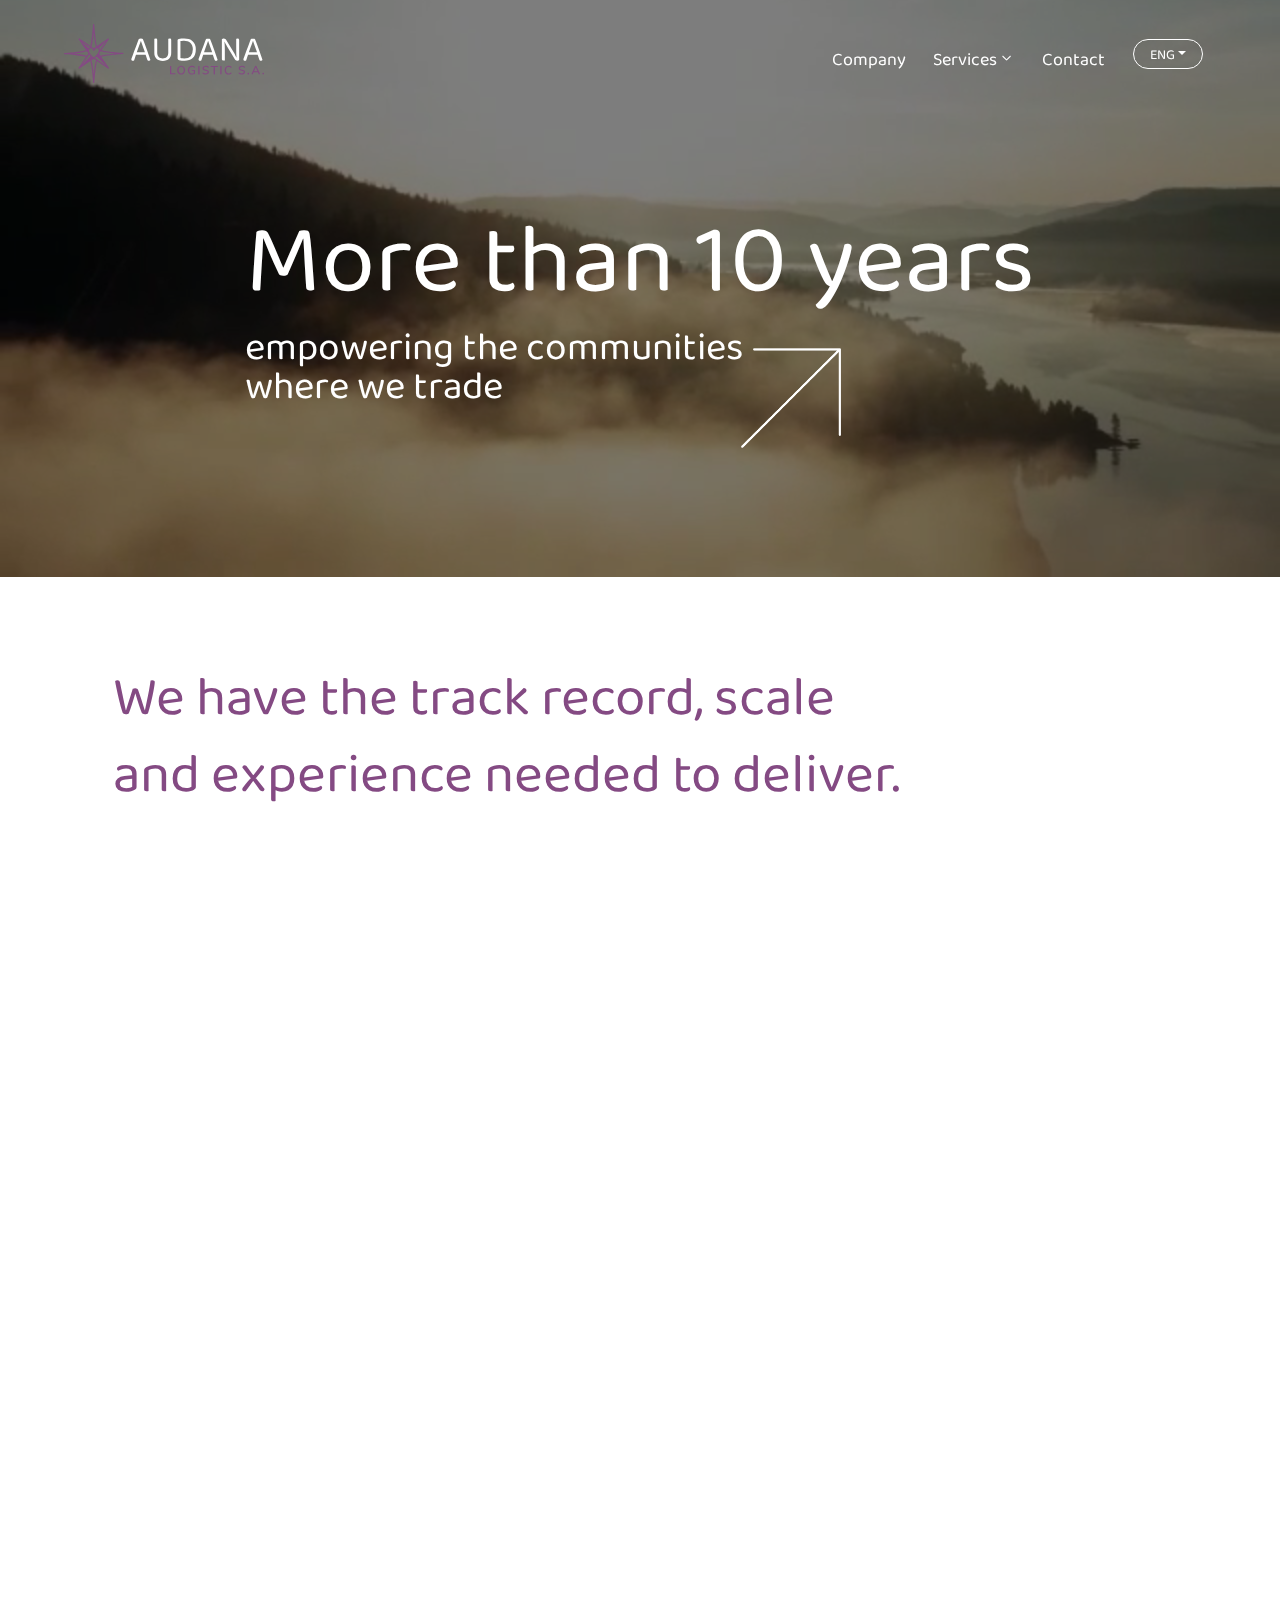
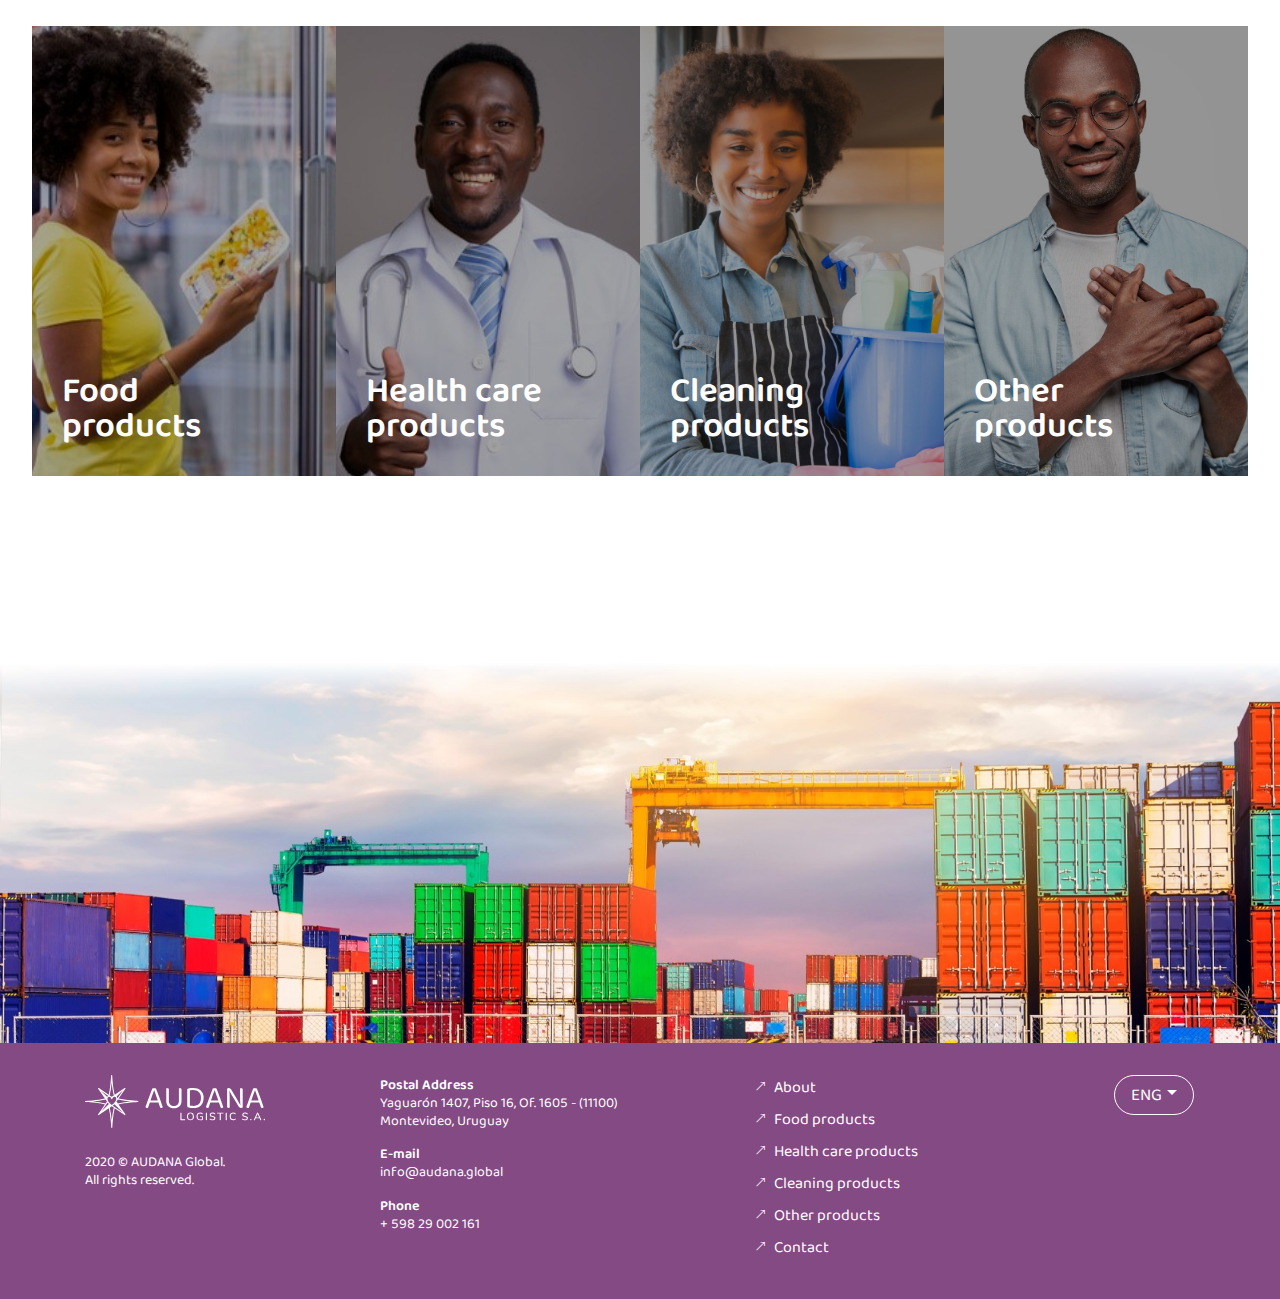
<file: index.html>
<!DOCTYPE html>
<html>
<head>
    <meta charset="UTF-8">
    <meta http-equiv="X-UA-Compatible" content="IE=edge">
    <meta name="viewport" content="width=device-width, initial-scale=1, shrink-to-fit=no">
    <!-- Title -->
    <title>AUDANA</title>
    <!-- Favicon -->
    <link rel="icon" href="img/favicon/favicon.ico">
    <link rel="apple-touch-icon" href="img/favicon/apple-icon.png"/>
    <link rel="icon" type="image/png" sizes="192x192" href="img/favicon/favicon-192x192.png"/>
    <link rel="icon" type="image/png" sizes="96x96" href="img/favicon/favicon-96x96.png"/>
    <link rel="icon" type="image/png" sizes="32x32" href="img/favicon/favicon-32x32.png"/>
    <link rel="icon" type="image/png" sizes="16x16" href="img/favicon/favicon-16x16.png"/>
    <!-- Core Stylesheet -->
    <link rel="stylesheet" href="style.css">
    <link rel="stylesheet" href="css/swiper-bundle.min.css">
    <link rel="stylesheet" href="css/more.css">
    <link rel="stylesheet" href="css/aos.css">
    
</head>
<body id="top">

    <!-- ***** Header Area Start ***** -->
    <header class="header-area">
        <!-- Main Header Start -->
        <div class="main-header-area">
            <div class="classy-nav-container breakpoint-off">
                <!-- Classy Menu -->
                <nav class="classy-navbar justify-content-between" id="uzaNav">

                    <!-- Logo -->
                    <a class="nav-brand" href="index.html"><img class="logo-head" id="logo" src="img/logo-white.svg" alt=""></a>

                    <!-- Navbar Toggler -->
                    <div class="classy-navbar-toggler">
                        <span class="navbarToggler"><span></span><span></span><span></span></span>
                    </div>

                    <!-- Menu -->
                    <div class="classy-menu">

                        <!-- Logo -->
                        <a class="brand-movil" href="index.html"><img src="img/logo-color.svg" alt="" width="150"></a>

                        <div class="classycloseIcon">
                            <div class="cross-wrap"><span class="top"></span><span class="bottom"></span></div>
                        </div>
                    <!-- Nav Start -->
                    <div class="classynav head-lang">
                      <ul id="nav">
                        <li class="head-lang"><a key="item-1" class="item-menu" href="About.html">
                            <i class="arrow_right-up icon-link-m d-inline-block d-xl-none"></i>Company</a></li>
                        <li class="dropdown has-megamenu head-lang">
                            <a class="item-menu meg-a" key="item-2" href="#!"><i class="arrow_right-up icon-link-m d-inline-block d-xl-none"></i>Services<i id="drop" class="arrow_carrot-down"></i></a>
                            <div class="dropdown-menu block megamenu active-a">
                              <div class="row justify-content-between">
                                
                                <div class="col-lg-6 margin-auto"><div class="mega-menu-text text-right justify-content-end d-none d-xl-flex head-lang">
                                  <h2 key="item-2-a">Empowering the<br>communities with trade</h2></div></div>
                                        
                                <div class="col-lg-4"> 
                                  <ul class="link" style="display: grid;">
                                  <div class="d-inline-flex head-lang">
                                    <li class="head-lang"><a key="item-2-1" class="link" href="Food_products.html"><i class="arrow_right-up icon-zise mr-2"></i>Food Products</a></li></div>
                                  <div class="d-inline-flex head-lang">
                                    <li class="head-lang"><a key="item-2-2" class="link" href="Health_care_products.html"><i class="arrow_right-up icon-zise mr-2"></i>Health Care Products</a></li></div>
                                  <div class="d-inline-flex head-lang">
                                    <li class="head-lang"><a key="item-2-3" class="link" href="Cleaning_products.html"><i class="arrow_right-up icon-zise mr-2"></i>Cleaning Products</a></li></div>
                                  <div class="d-inline-flex head-lang">
                                    <li class="head-lang"><a key="item-2-4" class="link" href="Other_products.html"><i class="arrow_right-up icon-zise mr-2"></i>Other Products</a></li></div>
                                </ul>           

                                </div>
                                
                              </div> 
                            </div>
                        </li>
                        <li class="head-lang"><a key="item-3" class="item-menu" href="Contact.html">
                            <i class="arrow_right-up icon-link-m d-inline-block d-xl-none"></i>Contact</a></li>
                      </ul> 
                      <hr class="mb-4 d-block d-xl-none">  
                      <div class="dropdown lang head-lang">
                        <button class="btn uza-btn btn-lang dropdown-toggle" type="button" id="lang" data-toggle="dropdown" aria-haspopup="true" aria-expanded="false" key="select-lang">ENG</button>
                        <div class="dropdown-menu" aria-labelledby="lang" key="select-idioma">
                          <button class="dropdown-item active" type="button" onclick="setLanguage('en')">English</button>
                          <button class="dropdown-item" type="button" onclick="setLanguage('es')">Español</button>
                        </div>
                      </div>
                    </div>
                    <!-- Nav End -->
                    </div>
                </nav>
            </div>
        </div>
    </header>
    <!-- ***** Header Area End ***** -->

    <!-- ***** Welcome Area Start ***** -->
    <section class="welcome-area">
      <div class="site-section-cover overlay wrapper-v">
        <video autoplay loop muted class="wrapper__video"><source src="video/video-landing.mp4"></video>
        <div class="container justify-content-center">
          <div class="row align-items-center">
            <!-- Welcome Text -->
            <div class="col">
              <div class="welcome-text welcome-area-lang" data-aos="fade-up" data-aos-delay="400">
                <h2 key="title">More than 10 years</h2>
                <p key="parrafo">empowering the communities where we trade</p>   
                <div key="img"><img src="img/core-img/flecha.png"></div>                       
              </div>              
            </div>                            
          </div>
        </div>
      </div>      
    </section>
    <!-- ***** Welcome Area End ***** -->

    <section class="landing-area padd-landi">        
        <div class="container justify-content-center">
          <div class="row">
              <div class="col-12 col-md-10 col-lg-10">
                <div class="nl-content sec-1-lang">
                  <h2 key="text-title" data-aos="fade-right">We have the track record, scale and experience needed to deliver.</h2>
                  <h3 key="text-title-b" data-aos="fade-up" data-aos-delay="200">Building on over ten years of multinational experience in international commerce, we are a team of professionals dedicated to the growth and efficiency of global trade.</h3>
                </div>                          
                <div class="sec-1-lang">
                 <a key="btn" href="About.html" class="btn uza-btn btn-2 btn-bold" data-aos="fade-up">
                 <i class="arrow_right-up icon-zise mr-2"></i>About Audana</a></div>

              </div>                 
          </div>          
        </div>
    </section>

        <!-- *****food Area Start ***** -->
    <section class="food-area">
        <div class="container">
            <div><img data-aos="fade-left" src="img/bg-img/img-1.png" class="img-lateral"></div>
            <div><img data-aos="fade-left" src="img/core-img/figura-1.png" class="img-lateral-2"></div>
            <div class="row align-items-center justify-content-center sec-1">
                <!--food Content -->
                <div class="col-12">
                    <div class="nl-content sec-2-lang">
                        <h2 data-aos="fade-up" key="text-title">Creating bridges between cultures</h2>
                    </div>
                    <div class="row nl-content sec-2-lang mt-4">
                    <div class="col-12 col-md-6 col-lg-6" data-aos="fade-up" data-aos-delay="400"> 
                      <ul class="our-link" style="display: grid;">
                        <div class="d-inline-flex sec-2-lang"><i class="icon_check"></i>
                          <li key="list-1">Our individual and collaborative experience meeting those needs is two-fold: we know Africa and its people and we are passionate about consistently improving trade throughout the continent.</li></div>
                        <div class="d-inline-flex sec-2-lang"><i class="icon_check"></i>
                          <li key="list-2">Our specialty is meeting the specific daily needs of the African continent.</li></div>                          
                      </ul>
                    </div>
                  </div>
                </div>             
            </div>
        </div>        
    </section>
    <!-- *****food Area End ***** -->


    <!-- ***** About Us Area Start ***** -->
    <section class="about-landing-area">
        <div class="container">
            <div class="row align-items-center">
                <!-- About Us Content -->
                <div class="col-12 col-md-8 col-lg-8 mt-3">
                    <div class="about-us-content mb-50 sec-3-lang" data-aos="fade-up">
                       <h2 key="title">Our specialties</h2>
                    </div>
                </div>
            </div>           

            <div class="container-fluid">
            <div class="row justify-content-center">
                <div class="card-deck">                     
                    <!-- card -->
                    <div class="col single-portfolio-slide overlay bg img1">                        
                        <!-- Overlay Effect -->
                        <div class="overlay-effect sec-3-lang">
                          <h4 key="text-1">Food products</h4>
                        </div>
                        <!-- View More -->
                        <div class="view-more-btn sec-3-lang">
                          <a href="Food_products.html" key="btn"><i class="arrow_right-up icon-zise mr-2"></i>MORE INFO</a>
                        </div>
                    </div>

                    <!-- card -->
                    <div class="col single-portfolio-slide overlay bg img2">
                        <!-- Overlay Effect -->
                        <div class="overlay-effect sec-3-lang">
                          <h4 key="text-2">Health care products</h4>
                        </div>
                        <!-- View More -->
                        <div class="view-more-btn sec-3-lang">
                          <a href="Health_care_products.html" key="btn"><i class="arrow_right-up icon-zise mr-2"></i>MORE INFO</a>
                        </div>
                    </div>

                    <!-- card -->
                    <div class="col single-portfolio-slide overlay bg img3">
                        <!-- Overlay Effect -->
                        <div class="overlay-effect sec-3-lang">
                          <h4 key="text-3">Cleaning products</h4>
                        </div>
                        <!-- View More -->
                        <div class="view-more-btn sec-3-lang">
                          <a href="Cleaning_products.html" key="btn"><i class="arrow_right-up icon-zise mr-2"></i>MORE INFO</a>
                        </div>
                    </div>
                    <!-- card -->
                    <div class="col single-portfolio-slide overlay bg img4">
                        <!-- Overlay Effect -->
                        <div class="overlay-effect sec-3-lang">
                          <h4 key="text-4">Other products</h4>
                        </div>
                        <!-- View More -->
                        <div class="view-more-btn sec-3-lang">
                          <a href="Other_products.html" key="btn"><i class="arrow_right-up icon-zise mr-2"></i>MORE INFO</a>
                        </div>
                    </div>     
                </div>  
            </div>
        </div>
                        
        </div>        
    </section>
    <!-- ***** About Us Area End ***** -->

    
    <!-- ***** Sec-footer Area Start ***** -->
    <section class="sec-footer-area">
        <div class="container">
            <div class="row align-items-center">
                <!-- Sec-footer Content -->
                <div class="col-12 col-md-8 col-lg-8">
                    <div class="nl-content-foo sec-foo-lang">
                        <h2 data-aos="fade-up" data-aos-delay="200" key="title">How to reach us?</h2>                       
                        <a data-aos="fade-up" data-aos-delay="400" href="Contact.html" class="btn uza-btn btn-2 btn-bold" key="btn"><i class="arrow_right-up icon-zise mr-2"></i>Contact us</a>
                    </div>
                </div>                
            </div>            
        </div>
    </section>
    <!-- ***** Sec-footer Area End ***** -->

    <!-- ***** Footer Area Start ***** -->
    <footer class="footer-area">
        <div class="container">
            <div class="row justify-content-between d-flex d-xl-none">
              <div class="col-8 col-sm-8 col-lg-4">
                    <img src="img/logo-white-f.svg" alt="" width="180">
              </div>
              <div class="col-3 col-sm-3 col-lg-2" style="z-index:1000;">
                <div class="single-footer-widget">                      
                    <div class="row footer-social-info mb-4 footer check-lang justify-content-end"> 
                      <div class="dropdown lang footer-lang">
                        <button class="btn uza-btn foo btn-lang dropdown-toggle" type="button" id="lang" data-toggle="dropdown" aria-haspopup="true" aria-expanded="false" key="select-lang">ENG</button>
                        <div class="dropdown-menu" aria-labelledby="lang" key="select-idioma">
                          <button class="dropdown-item active" type="button" onclick="setLanguage('en')">English</button>
                          <button class="dropdown-item" type="button" onclick="setLanguage('es')">Español</button>
                        </div>
                      </div>                   
                    </div>
                </div>
              </div> 
            </div>
            <div class="row justify-content-between">
                <!-- Single Footer Widget -->
                <div class="col-5 col-sm-4 col-lg-3 d-none d-xl-block">
                    <img src="img/logo-white-f.svg" alt="" width="180">
                    <div class="single-footer-widget mt-4">                        
                        <!-- Footer Content -->
                        <div class="footer-content mb-15 footer-lang">
                            <p>2020 © AUDANA Global.</p>
                            <p key="copyr">All rights reserved.</p>
                        </div>
                  </div>
                </div>     

                <!-- Single Footer Widget -->
                <div class="col-4 col-sm-4 col-lg-4 d-none d-xl-block">
                  <div class="single-footer-widget">                        
                        <!-- Footer Content -->
                        <div class="footer-content mb-15 footer-lang">
                            <p key="info-text-1" class="sub">Postal Address</p>
                            <p>Yaguarón 1407, Piso 16, Of. 1605 - (11100)<br>Montevideo, Uruguay</p>
                        </div>
                        <div class="footer-content mb-15">
                            <p class="sub">E-mail</p>
                            <p>info@audana.global</p>
                        </div>
                        <div class="footer-content mb-15">
                            <p class="sub" key="info-text-2">Phone</p>
                            <p>+ 598 29 002 161</p>
                        </div>
                        
                  </div>
                </div>  

                <!-- Single Footer Widget -->
                <div class="col-6 col-sm-4 col-lg-4">
                    <div class="single-footer-widget">
                        <!-- Nav -->
                        <nav>
                            <ul class="our-link">
                                <li class="footer-lang footer"><i class="arrow_right-up icon-zise mr-2"></i>
                                  <a key="link-text-1" href="About.html">About</a></li>
                                  <li class="footer-lang footer"><i class="arrow_right-up icon-zise mr-2"></i>
                                  <a key="link-text-2" href="Food_products.html">Food productos</a></li>
                                  <li class="footer-lang footer"><i class="arrow_right-up icon-zise mr-2"></i>
                                  <a key="link-text-3" href="Health_care_products.html">Health care products</a></li>
                                  <li class="footer-lang footer"><i class="arrow_right-up icon-zise mr-2"></i>
                                  <a key="link-text-4" href="Cleaning_products.html">Cleaning products</a></li>
                                  <li class="footer-lang footer"><i class="arrow_right-up icon-zise mr-2"></i>
                                  <a key="link-text-5" href="Other_products.html">Other products</a></li>
                                <li class="footer-lang footer"><i class="arrow_right-up icon-zise mr-2"></i>
                                  <a key="link-text-6" href="Contact.html">Contact</a></li>
                            </ul>
                        </nav>
                    </div>
                    <div class="single-footer-widget mt-4 d-block d-xl-none">                        
                        <!-- Footer Content -->
                        <div class="footer-content mb-15 footer-lang">
                            <p>2020 © AUDANA Global.</p>
                            <p key="copyr">All rights reserved.</p>
                        </div>
                  </div>
                </div>

                <!-- Single Footer Widget -->
                <div class="col-5 col-sm-5 col-lg-5 d-block d-xl-none">
                  <div class="single-footer-widget">                        
                        <!-- Footer Content -->
                        <div class="footer-content mb-15 footer">
                            <p key="info-text-1" class="sub">Postal Address</p>
                            <p>Yaguarón 1407, Piso 16, Of. 1605 - (11100)<br>Montevideo, Uruguay</p>
                        </div>
                        <div class="footer-content mb-15">
                            <p class="sub">E-mail</p>
                            <p>info@audana.global</p>
                        </div>
                        <div class="footer-content mb-15">
                            <p class="sub" key="info-text-2">Phone</p>
                            <p>+ 598 29 002 161</p>
                        </div>
                        
                  </div>
                </div> 

                <!-- Single Footer Widget -->
                <div class="col-5 col-sm-1 col-lg-1 d-none d-xl-flex">
                    <div class="single-footer-widget">                                                         
                      <div class="dropdown lang footer-lang">
                        <button class="btn uza-btn btn-lang foo dropdown-toggle" type="button" id="lang" data-toggle="dropdown" aria-haspopup="true" aria-expanded="false" key="select-lang">ENG</button>
                        <div class="dropdown-menu" aria-labelledby="lang" key="select-idioma">
                          <button class="dropdown-item active" type="button" onclick="setLanguage('en')">English</button>
                          <button class="dropdown-item" type="button" onclick="setLanguage('es')">Español</button>
                        </div>
                      </div>                    
                        

                    </div>
                </div> 
            </div>
        </div>
    </footer>
    <!-- ***** Footer Area End ***** -->


    <!-- ******* All JS Files ******* -->
    <!-- jQuery js -->
    <script src="https://code.jquery.com/jquery-3.5.1.min.js" ></script>
    <script src="js/langChange.js"></script>
    <script src="js/jquery.min.js"></script>
    <script src="js/jquery.easing.min.js"></script> 
    <script src="js/scripts.js"></script>
    <!-- Popper js -->
    <script src="js/popper.min.js"></script>
    <!-- Bootstrap js -->
    <script src="js/bootstrap.min.js"></script>
    <!-- All js -->
    <script src="js/uza.bundle.js"></script>
    <!-- Active js -->    
    <script src="js/default-assets/active.js"></script>
    <script src="js/aos.js"></script>
    <script src="js/swiper-bundle.min.js"></script>

  <!-- Initialize Swiper -->
  <script>
    AOS.init({
        easing: 'ease-in-out-sine',
        offset: 100,
        duration: 900,
        once: true
      });

    var swiper = new Swiper('.swiper-container', {
      slidesPerView: 1,
      spaceBetween: 20,
      pagination: {
        el: '.swiper-pagination',
        clickable: true,
      },
    });
  </script>
</body>

</html>
</file>
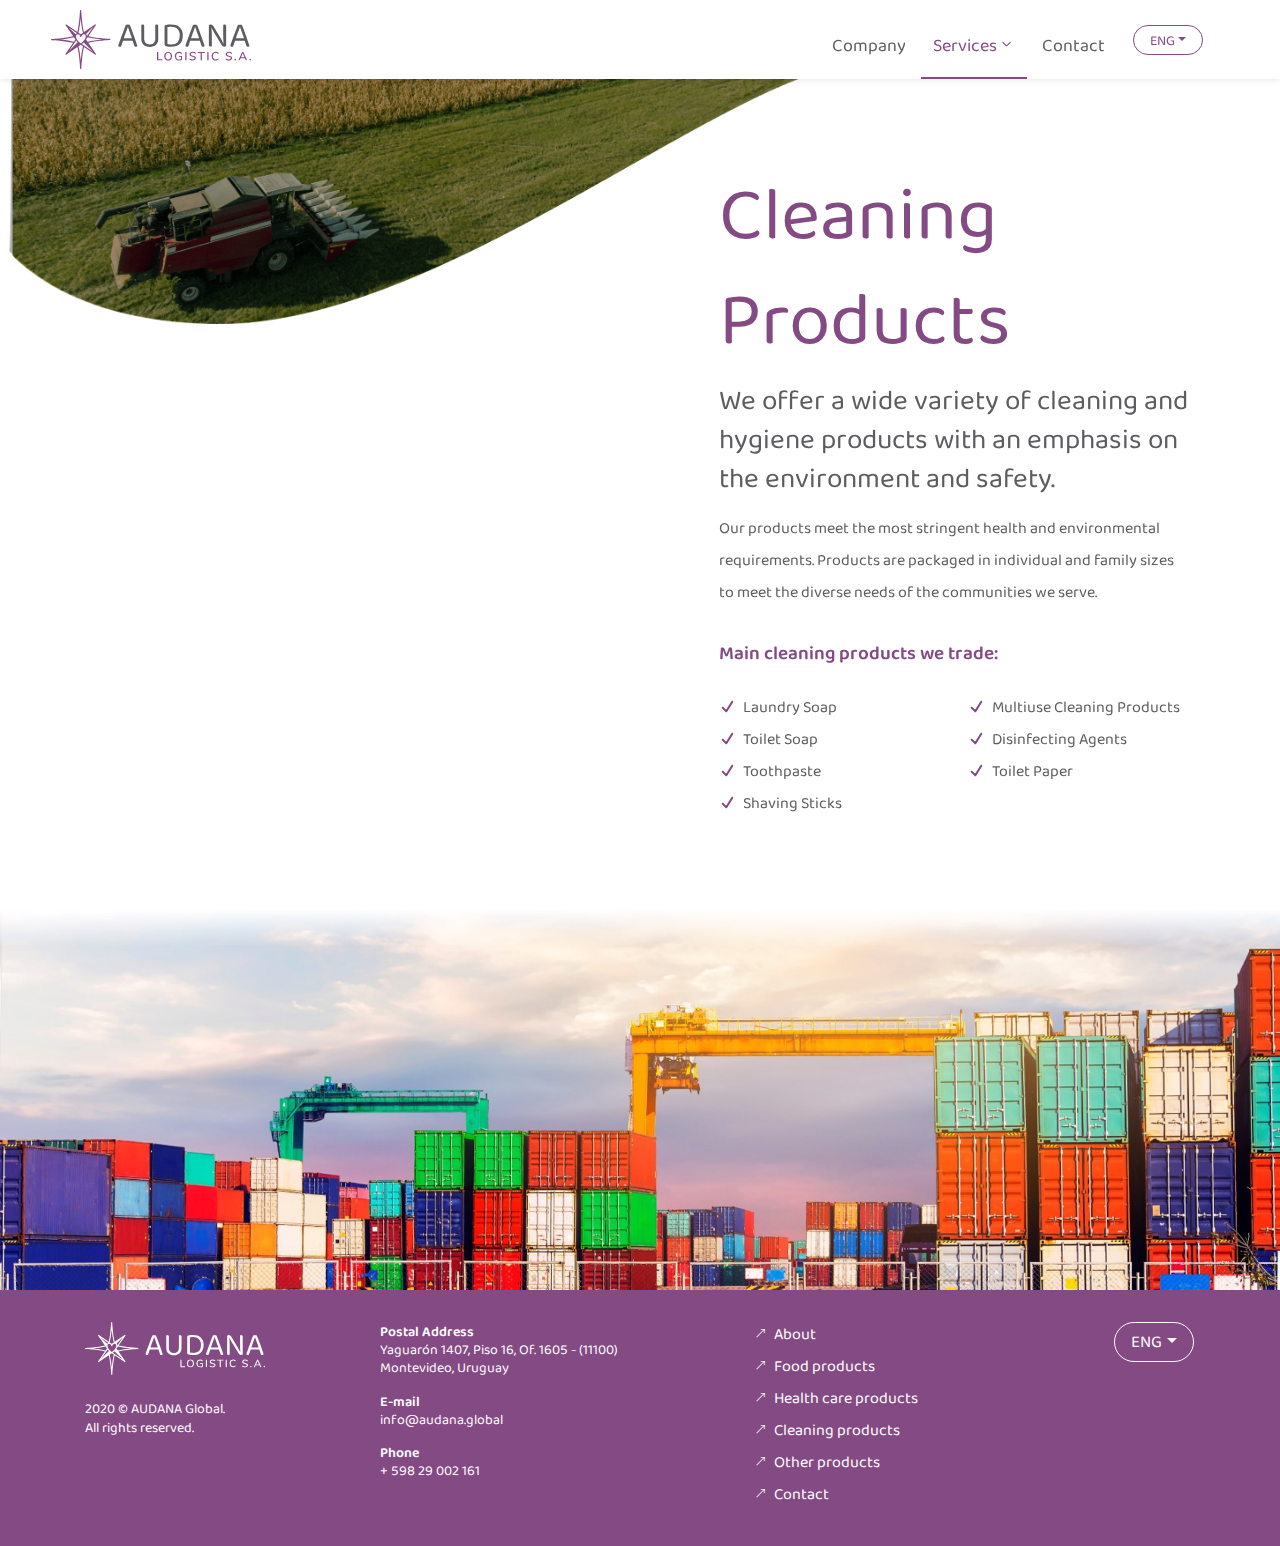
<file: Cleaning_products.html>
<!DOCTYPE html>
<html lang="en">
<head>
    <meta charset="UTF-8">
    <meta http-equiv="X-UA-Compatible" content="IE=edge">
    <meta name="viewport" content="width=device-width, initial-scale=1, shrink-to-fit=no">
    <!-- Title -->
    <title>AUDANA - Cleaning Products</title>
    <!-- Favicon -->
    <link rel="icon" href="img/favicon/favicon.ico">
    <link rel="apple-touch-icon" href="img/favicon/apple-icon.png"/>
    <link rel="icon" type="image/png" sizes="192x192" href="img/favicon/favicon-192x192.png"/>
    <link rel="icon" type="image/png" sizes="96x96" href="img/favicon/favicon-96x96.png"/>
    <link rel="icon" type="image/png" sizes="32x32" href="img/favicon/favicon-32x32.png"/>
    <link rel="icon" type="image/png" sizes="16x16" href="img/favicon/favicon-16x16.png"/>
    <!-- Core Stylesheet -->
    <link rel="stylesheet" href="style.css">
    <link rel="stylesheet" href="css/more.css">
    <link rel="stylesheet" href="css/aos.css">
</head>
<body id="top">

    <!-- ***** Header Area Start ***** -->
    <header class="header-area">
        <!-- Main Header Start -->
        <div class="main-header-area2">
            <div class="classy-nav-container breakpoint-off">
                <!-- Classy Menu -->
                <nav class="classy-navbar justify-content-between" id="uzaNav">

                    <!-- Logo -->
                    <a class="nav-brand" href="index.html"><img class="logo-head" src="img/logo-color.svg" alt=""></a>

                    <!-- Navbar Toggler -->
                    <div class="classy-navbar-toggler">
                        <span class="navbarToggler"><span></span><span></span><span></span></span>
                    </div>

                    <!-- Menu -->
                    <div class="classy-menu">

                        <!-- Logo -->
                        <a class="brand-movil" href="index.html"><img src="img/logo-color.svg" alt="" width="150"></a>

                        <div class="classycloseIcon">
                            <div class="cross-wrap"><span class="top"></span><span class="bottom"></span></div>
                        </div>
                    <!-- Nav Start -->
                    <div class="classynav head-lang">
                      <ul id="nav">
                        <li class="head-lang"><a key="item-1" class="item-menu" href="About.html">
                            <i class="arrow_right-up icon-link-m d-inline-block d-xl-none"></i>Company</a></li>
                        <li class="dropdown has-megamenu head-lang">
                            <a class="item-menu mega-item a-bl" key="item-2" href="#!"><i class="arrow_right-up icon-link-m d-inline-block d-xl-none"></i>Services<i id="drop" class="arrow_carrot-down"></i></a>
                            <div class="dropdown-menu block megamenu ">
                              <div class="row justify-content-between">
                                
                                <div class="col-lg-6 margin-auto"><div class="mega-menu-text text-right justify-content-end d-none d-xl-flex head-lang">
                                  <h2 key="item-2-a">Empowering the<br>communities with trade</h2></div></div>
                                        
                                <div class="col-lg-4"> 
                                  <ul class="link" style="display: grid;">
                                  <div class="d-inline-flex head-lang">
                                    <li class="head-lang"><a key="item-2-1" class="link" href="Food_products.html"><i class="arrow_right-up icon-zise mr-2"></i>Food Products</a></li></div>
                                  <div class="d-inline-flex head-lang">
                                    <li class="head-lang"><a key="item-2-2" class="link" href="Health_care_products.html"><i class="arrow_right-up icon-zise mr-2"></i>Health Care Products</a></li></div>
                                  <div class="d-inline-flex head-lang">
                                    <li class="head-lang"><a key="item-2-3" class="link" href="Cleaning_products.html"><i class="arrow_right-up icon-zise mr-2"></i>Cleaning Products</a></li></div>
                                  <div class="d-inline-flex head-lang">
                                    <li class="head-lang"><a key="item-2-4" class="link" href="Other_products.html"><i class="arrow_right-up icon-zise mr-2"></i>Other Products</a></li></div>
                                </ul>           

                                </div>
                                
                              </div> 
                            </div>
                        </li>
                        <li class="head-lang"><a key="item-3" class="item-menu" href="Contact.html">
                            <i class="arrow_right-up icon-link-m d-inline-block d-xl-none"></i>Contact</a></li>
                      </ul> 
                      <hr class="mb-4 d-block d-xl-none">                          
                      <div class="dropdown lang head-lang">
                        <button class="btn uza-btn btn-lang dropdown-toggle" type="button" id="lang" data-toggle="dropdown" aria-haspopup="true" aria-expanded="false" key="select-lang">ENG</button>
                        <div class="dropdown-menu" aria-labelledby="lang" key="select-idioma">
                          <button class="dropdown-item active" type="button" onclick="setLanguage('en')">English</button>
                          <button class="dropdown-item" type="button" onclick="setLanguage('es')">Español</button>
                        </div>
                      </div>
                    </div>
                    <!-- Nav End -->
                    </div>
                </nav>
            </div>
        </div>
    </header>
    <!-- ***** Header Area End ***** -->
    <div class="services-area img">
      <div class="d-none d-xl-block"><img data-aos="fade-left" src="img/bg-img/img-4.png" class="img-lateral-Food"></div>
      <div class="d-block d-xl-none"><img data-aos="fade-left" src="img/bg-img/img-4-mov.png" class="img-lateral-Food"></div>
    </div>
    <!-- ***** Welcome Area Start ***** -->
    <section class="services-area padd-food">
        <div class="container justify-content-center">
          <div class="row">
              <div class="col-12">    
                  <div class="nl-content-cp cp-lang">
                    <h2 class="a" key="text-title" data-aos="fade-right" data-aos-delay="200">Cleaning Products</h2>

                    <h3 class="a" key="text-title-b" data-aos="fade-up" data-aos-delay="300">We offer a wide variety of cleaning and hygiene products with an emphasis on the environment and safety.</h3>

                    <p  key="parrafo-1" data-aos="fade-up" data-aos-delay="400" class="margmov a">Our products meet the most stringent health and environmental requirements. Products are packaged in individual and family sizes to meet the diverse needs of the communities we serve.</p>

                    <h4 key="text-title-c" data-aos="fade-up" data-aos-delay="300">Main cleaning products we trade:</h4>
                  </div>
                  <div class="row nl-content-cp cp-lang mt-4">
                    <div class="col-6 col-md-6 col-lg-6" data-aos="fade-up" data-aos-delay="400"> 
                      <ul class="our-link" style="display: grid;">                        
                        <div class="d-inline-flex cp-lang"><i class="icon_check"></i>
                          <li key="list-1">Laundry Soap</li></div>
                        <div class="d-inline-flex cp-lang"><i class="icon_check"></i>
                          <li key="list-2">Toilet Soap</li></div>
                        <div class="d-inline-flex cp-lang"><i class="icon_check"></i>
                          <li key="list-3">Toothpaste</li></div>
                        <div class="d-inline-flex cp-lang"><i class="icon_check"></i>
                          <li key="list-4">Shaving Sticks</li></div>                                                 
                      </ul>
                    </div>
                    <div class="col-6 col-md-6 col-lg-6" style="margin-right: -6rem;" data-aos="fade-up" data-aos-delay="600">
                      <ul class="our-link" style="display: grid;">
                        <div class="d-inline-flex cp-lang"><i class="icon_check"></i>
                          <li key="list-5">Multiuse Cleaning Products</li></div>
                        <div class="d-inline-flex cp-lang"><i class="icon_check"></i>
                          <li key="list-6">Disinfecting Agents</li></div>
                        <div class="d-inline-flex cp-lang"><i class="icon_check"></i>
                          <li key="list-7">Toilet Paper</li></div>                     
                      </ul>
                    </div>
                  </div>
              </div>                 
          </div>          
        </div>
    </section>
    <!-- ***** Welcome Area End ***** -->

    <!-- ***** Sec-footer Area Start ***** -->
    <section class="sec-footer-area">
        <div class="container">
            <div class="row align-items-center">
                <!-- Sec-footer Content -->
                <div class="col-12 col-md-8 col-lg-8">
                    <div class="nl-content-foo sec-foo-lang">
                        <h2 data-aos="fade-up" data-aos-delay="200" key="title">How to reach us?</h2>                       
                        <a data-aos="fade-up" data-aos-delay="400" href="Contact.html" class="btn uza-btn btn-2 btn-bold" key="btn"><i class="arrow_right-up icon-zise mr-2"></i>Contact us</a>
                    </div>
                </div>                
            </div>            
        </div>
    </section>
    <!-- ***** Sec-footer Area End ***** -->

    <!-- ***** Footer Area Start ***** -->
    <footer class="footer-area">
        <div class="container">
            <div class="row justify-content-between d-flex d-xl-none">
              <div class="col-8 col-sm-8 col-lg-4">
                    <img src="img/logo-white-f.svg" alt="" width="180">
              </div>
              <div class="col-3 col-sm-3 col-lg-2" style="z-index:1000;">
                <div class="single-footer-widget">                      
                    <div class="row footer-social-info mb-4 footer check-lang justify-content-end"> 
                      <div class="dropdown lang footer-lang">
                        <button class="btn uza-btn foo btn-lang dropdown-toggle" type="button" id="lang" data-toggle="dropdown" aria-haspopup="true" aria-expanded="false" key="select-lang">ENG</button>
                        <div class="dropdown-menu" aria-labelledby="lang" key="select-idioma">
                          <button class="dropdown-item active" type="button" onclick="setLanguage('en')">English</button>
                          <button class="dropdown-item" type="button" onclick="setLanguage('es')">Español</button>
                        </div>
                      </div>                   
                    </div>
                </div>
              </div> 
            </div>
            <div class="row justify-content-between">
                <!-- Single Footer Widget -->
                <div class="col-5 col-sm-4 col-lg-3 d-none d-xl-block">
                    <img src="img/logo-white-f.svg" alt="" width="180">
                    <div class="single-footer-widget mt-4">                        
                        <!-- Footer Content -->
                        <div class="footer-content mb-15 footer-lang">
                            <p>2020 © AUDANA Global.</p>
                            <p key="copyr">All rights reserved.</p>
                        </div>
                  </div>
                </div>     

                <!-- Single Footer Widget -->
                <div class="col-4 col-sm-4 col-lg-4 d-none d-xl-block">
                  <div class="single-footer-widget">                        
                        <!-- Footer Content -->
                        <div class="footer-content mb-15 footer-lang">
                            <p key="info-text-1" class="sub">Postal Address</p>
                            <p>Yaguarón 1407, Piso 16, Of. 1605 - (11100)<br>Montevideo, Uruguay</p>
                        </div>
                        <div class="footer-content mb-15">
                            <p class="sub">E-mail</p>
                            <p>info@audana.global</p>
                        </div>
                        <div class="footer-content mb-15">
                            <p class="sub" key="info-text-2">Phone</p>
                            <p>+ 598 29 002 161</p>
                        </div>
                        
                  </div>
                </div>  

                <!-- Single Footer Widget -->
                <div class="col-6 col-sm-4 col-lg-4">
                    <div class="single-footer-widget">
                        <!-- Nav -->
                        <nav>
                            <ul class="our-link">
                                <li class="footer-lang footer"><i class="arrow_right-up icon-zise mr-2"></i>
                                  <a key="link-text-1" href="About.html">About</a></li>
                                  <li class="footer-lang footer"><i class="arrow_right-up icon-zise mr-2"></i>
                                  <a key="link-text-2" href="Food_products.html">Food productos</a></li>
                                  <li class="footer-lang footer"><i class="arrow_right-up icon-zise mr-2"></i>
                                  <a key="link-text-3" href="Health_care_products.html">Health care products</a></li>
                                  <li class="footer-lang footer"><i class="arrow_right-up icon-zise mr-2"></i>
                                  <a key="link-text-4" href="Cleaning_products.html">Cleaning products</a></li>
                                  <li class="footer-lang footer"><i class="arrow_right-up icon-zise mr-2"></i>
                                  <a key="link-text-5" href="Other_products.html">Other products</a></li>
                                <li class="footer-lang footer"><i class="arrow_right-up icon-zise mr-2"></i>
                                  <a key="link-text-6" href="Contact.html">Contact</a></li>
                            </ul>
                        </nav>
                    </div>
                    <div class="single-footer-widget mt-4 d-block d-xl-none">                        
                        <!-- Footer Content -->
                        <div class="footer-content mb-15 footer-lang">
                            <p>2020 © AUDANA Global.</p>
                            <p key="copyr">All rights reserved.</p>
                        </div>
                  </div>
                </div>

                <!-- Single Footer Widget -->
                <div class="col-5 col-sm-5 col-lg-5 d-block d-xl-none">
                  <div class="single-footer-widget">                        
                        <!-- Footer Content -->
                        <div class="footer-content mb-15 footer">
                            <p key="info-text-1" class="sub">Postal Address</p>
                            <p>Yaguarón 1407, Piso 16, Of. 1605 - (11100)<br>Montevideo, Uruguay</p>
                        </div>
                        <div class="footer-content mb-15">
                            <p class="sub">E-mail</p>
                            <p>info@audana.global</p>
                        </div>
                        <div class="footer-content mb-15">
                            <p class="sub" key="info-text-2">Phone</p>
                            <p>+ 598 29 002 161</p>
                        </div>
                        
                  </div>
                </div> 

                <!-- Single Footer Widget -->
                <div class="col-5 col-sm-1 col-lg-1 d-none d-xl-flex">
                    <div class="single-footer-widget">                                                         
                      <div class="dropdown lang footer-lang">
                        <button class="btn uza-btn btn-lang foo dropdown-toggle" type="button" id="lang" data-toggle="dropdown" aria-haspopup="true" aria-expanded="false" key="select-lang">ENG</button>
                        <div class="dropdown-menu" aria-labelledby="lang" key="select-idioma">
                          <button class="dropdown-item active" type="button" onclick="setLanguage('en')">English</button>
                          <button class="dropdown-item" type="button" onclick="setLanguage('es')">Español</button>
                        </div>
                      </div>                    
                        

                    </div>
                </div> 
            </div>
        </div>
    </footer>
    <!-- ***** Footer Area End ***** -->
    

    <!-- ******* All JS Files ******* -->
    <!-- jQuery js -->
    <script src="https://code.jquery.com/jquery-3.5.1.min.js" ></script>
    <script src="js/langChange.js"></script>
    <script src="js/jquery.min.js"></script>    
    <script src="js/jquery.easing.min.js"></script>    
    <script src="js/jquery.validate.js"></script>
    <!-- Popper js -->
    <script src="js/popper.min.js"></script>
    <!-- Bootstrap js -->
    <script src="js/bootstrap.min.js"></script>
    <!-- All js -->
    <script src="js/uza.bundle.js"></script>
    <!-- Active js -->
    <script src="js/default-assets/active.js"></script>
    <script src="js/validator-contact.js"></script>
    <script src="js/aos.js"></script>

    <!-- Initialize AOS -->
    <script>
      AOS.init({
          easing: 'ease-in-out-sine',
          duration: 1000,
          once: true
        });
    </script>
</body>

</html>
</file>
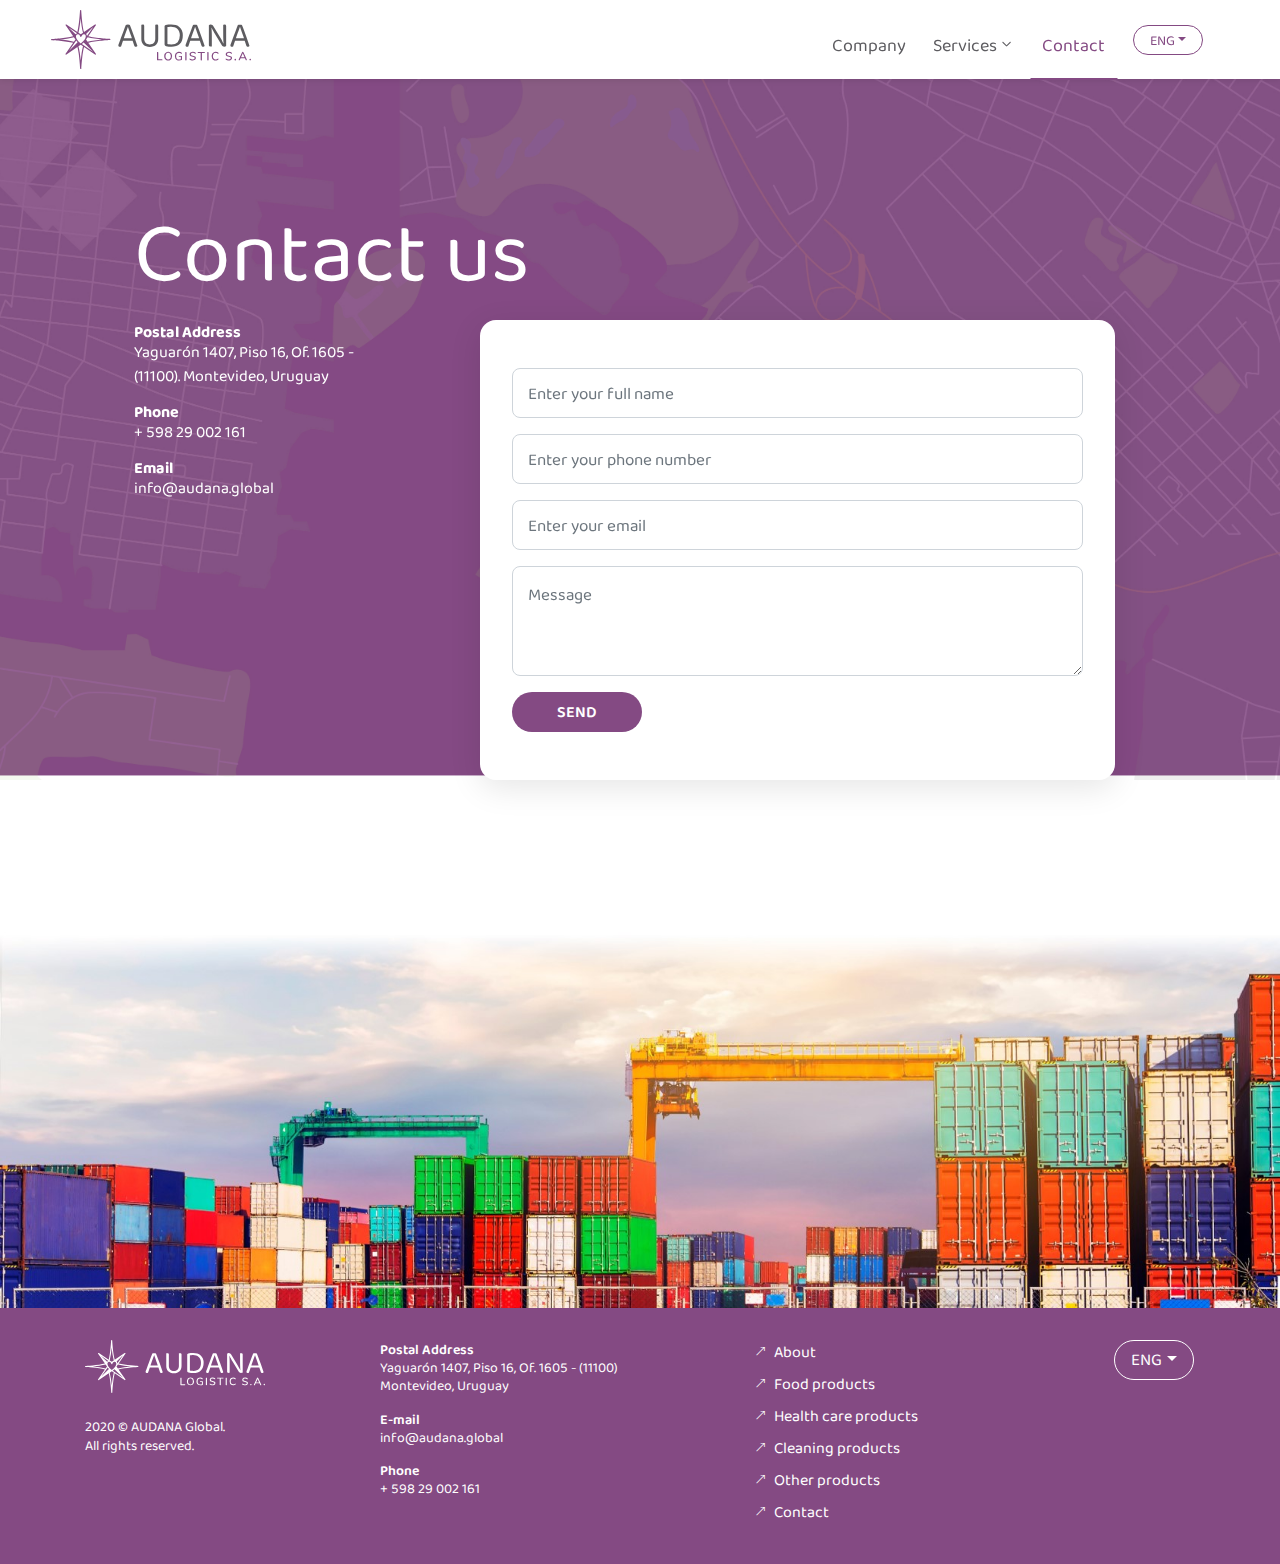
<file: Contact.html>
<!DOCTYPE html>
<html lang="en">
<head>
    <meta charset="UTF-8">
    <meta http-equiv="X-UA-Compatible" content="IE=edge">
    <meta name="viewport" content="width=device-width, initial-scale=1, shrink-to-fit=no">
    <!-- Title -->
    <title>AUDANA - Contact</title>
    <!-- Favicon -->
    <link rel="icon" href="img/favicon/favicon.ico">
    <link rel="apple-touch-icon" href="img/favicon/apple-icon.png"/>
    <link rel="icon" type="image/png" sizes="192x192" href="img/favicon/favicon-192x192.png"/>
    <link rel="icon" type="image/png" sizes="96x96" href="img/favicon/favicon-96x96.png"/>
    <link rel="icon" type="image/png" sizes="32x32" href="img/favicon/favicon-32x32.png"/>
    <link rel="icon" type="image/png" sizes="16x16" href="img/favicon/favicon-16x16.png"/>
    <!-- Core Stylesheet -->
    <link rel="stylesheet" href="style.css">
    <link rel="stylesheet" href="css/more.css">
    <link rel="stylesheet" href="css/aos.css">
</head>
<body id="top">

    <!-- ***** Header Area Start ***** -->
    <header class="header-area">
        <!-- Main Header Start -->
        <div class="main-header-area2">
            <div class="classy-nav-container breakpoint-off">
                <!-- Classy Menu -->
                <nav class="classy-navbar justify-content-between" id="uzaNav">

                    <!-- Logo -->
                    <a class="nav-brand" href="index.html"><img class="logo-head" src="img/logo-color.svg" alt=""></a>

                    <!-- Navbar Toggler -->
                    <div class="classy-navbar-toggler">
                        <span class="navbarToggler"><span></span><span></span><span></span></span>
                    </div>

                    <!-- Menu -->
                    <div class="classy-menu">

                        <!-- Logo -->
                        <a class="brand-movil" href="index.html"><img src="img/logo-color.svg" alt="" width="150"></a>

                        <div class="classycloseIcon">
                            <div class="cross-wrap"><span class="top"></span><span class="bottom"></span></div>
                        </div>
                    <!-- Nav Start -->
                    <div class="classynav head-lang">
                      <ul id="nav">
                        <li class="head-lang"><a key="item-1" class="item-menu" href="About.html">
                            <i class="arrow_right-up icon-link-m d-inline-block d-xl-none"></i>Company</a></li>
                        <li class="dropdown has-megamenu head-lang">
                            <a class="item-menu meg-a a-bl" key="item-2" href="#!"><i class="arrow_right-up icon-link-m d-inline-block d-xl-none"></i>Services<i id="drop" class="arrow_carrot-down"></i></a>
                            <div class="dropdown-menu block megamenu active-a">
                              <div class="row justify-content-between">
                                
                                <div class="col-lg-6 margin-auto"><div class="mega-menu-text text-right justify-content-end d-none d-xl-flex head-lang">
                                  <h2 key="item-2-a">Empowering the<br>communities with trade</h2></div></div>
                                        
                                <div class="col-lg-4"> 
                                  <ul class="link" style="display: grid;">
                                  <div class="d-inline-flex head-lang">
                                    <li class="head-lang"><a key="item-2-1" class="link" href="Food_products.html"><i class="arrow_right-up icon-zise mr-2"></i>Food Products</a></li></div>
                                  <div class="d-inline-flex head-lang">
                                    <li class="head-lang"><a key="item-2-2" class="link" href="Health_care_products.html"><i class="arrow_right-up icon-zise mr-2"></i>Health Care Products</a></li></div>
                                  <div class="d-inline-flex head-lang">
                                    <li class="head-lang"><a key="item-2-3" class="link" href="Cleaning_products.html"><i class="arrow_right-up icon-zise mr-2"></i>Cleaning Products</a></li></div>
                                  <div class="d-inline-flex head-lang">
                                    <li class="head-lang"><a key="item-2-4" class="link" href="Other_products.html"><i class="arrow_right-up icon-zise mr-2"></i>Other Products</a></li></div>
                                </ul>           

                                </div>
                                
                              </div> 
                            </div>
                        </li>
                        <li class="head-lang"><a key="item-3" class="item-menu mega-item" href="Contact.html">
                            <i class="arrow_right-up icon-link-m d-inline-block d-xl-none"></i>Contact</a></li>
                      </ul> 
                      <hr class="mb-4 d-block d-xl-none">                          
                      <div class="dropdown lang head-lang">
                        <button class="btn uza-btn btn-lang dropdown-toggle" type="button" id="lang" data-toggle="dropdown" aria-haspopup="true" aria-expanded="false" key="select-lang">ENG</button>
                        <div class="dropdown-menu" aria-labelledby="lang" key="select-idioma">
                          <button class="dropdown-item active" type="button" onclick="setLanguage('en')">English</button>
                          <button class="dropdown-item" type="button" onclick="setLanguage('es')">Español</button>
                        </div>
                      </div>
                    </div>
                    <!-- Nav End -->
                    </div>
                </nav>
            </div>
        </div>
    </header>
    <!-- ***** Header Area End ***** -->

    <!-- ***** Welcome Area Start ***** -->
    <section class="section-cover contact-area" style="background-image: url('img/bg-img/contact.jpg')">
        <div class="container">          
          <div class="row justify-content-center">                
                <!-- Single Contact Card -->
                <div class="col-12 locations-area-hero">           
                       <div class="locations-text text-right contact-lang">
                            <h2 data-aos="fade-right" key="text-title">Contact us</h2>
                        </div>
                    <div class="contact-area mb-80 d-none d-xl-block" data-aos="fade-up">
                        <!-- Single Sidebar Area -->
                        <div class="single-contact-card mb-30 contact-lang">   

                            <h5 key="sub-title-1">Postal Address</h5>
                            <h6>Yaguarón 1407, Piso 16, Of. 1605 - <br> (11100). Montevideo, Uruguay</h6>

                            <h5 key="sub-title-2">Phone</h5>
                            <h6>+ 598 29 002 161</h6>

                            <h5 key="sub-title-2">Email</h5>
                            <h6>info@audana.global</h6>
                        </div>
                    </div>
                </div>
                <!-- Contact Form -->
                <div class="col-12 col-sm-7 col-lg-7 card-position">
                    <div class="card">
                        <div class="card-body contact-margin">
                            <form id="contact_form" action="php/send.php" method="post">
                            <div class="row">
                                <div class="col-lg-12 contact-lang">
                                    <div class="form-group" key="name">
                                        <input type="text" class="form-control" name="name" placeholder="Enter your full name">
                                    </div>
                                </div>
                                <div class="col-lg-12 contact-lang">
                                    <div class="form-group" key="phone">
                                        <input type="tel" class="form-control" name="phone" placeholder="Enter your phone number">
                                    </div>
                                </div>
                                <div class="col-lg-12 contact-lang">
                                    <div class="form-group" key="email">
                                        <input type="email" class="form-control" name="email" placeholder="Enter your email">
                                    </div>
                                </div>
                                <div class="col-12 contact-lang">
                                    <div class="form-group" key="message">
                                        <textarea class="form-control" name="message" rows="5" cols="80" placeholder="Message"></textarea>
                                    </div>
                                </div>
                                <div class="col-12 contact-lang">
                                    <button type="submit" class="btn uza-btn btn-2" key="btn-send">SEND</button>
                                </div>
                            </div>
                        </form>                            
                        </div>
                        <div class="contact-Thakns contact-lang">
                            <h2 key="gracias">Thank you very much!</h2>
                            <p key="parrafo-gra">The form was sent successfully, In the near future we will contact.</p>
                        </div>                       
                    </div>
                </div>  
                           
            </div>
        </div>
    </section>
    <!-- ***** Welcome Area End ***** -->

    
    <!-- ***** Sec-footer Area Start ***** -->
    <section class="sec-footer-area alone">        
    </section>
    <!-- ***** Sec-footer Area End ***** -->
    
    <!-- ***** Footer Area Start ***** -->
    <footer class="footer-area">
        <div class="container">
            <div class="row justify-content-between d-flex d-xl-none">
              <div class="col-8 col-sm-8 col-lg-4">
                    <img src="img/logo-white-f.svg" alt="" width="180">
              </div>
              <div class="col-3 col-sm-3 col-lg-2" style="z-index:1000;">
                <div class="single-footer-widget">                      
                    <div class="row footer-social-info mb-4 footer check-lang justify-content-end"> 
                      <div class="dropdown lang footer-lang">
                        <button class="btn uza-btn foo btn-lang dropdown-toggle" type="button" id="lang" data-toggle="dropdown" aria-haspopup="true" aria-expanded="false" key="select-lang">ENG</button>
                        <div class="dropdown-menu" aria-labelledby="lang" key="select-idioma">
                          <button class="dropdown-item active" type="button" onclick="setLanguage('en')">English</button>
                          <button class="dropdown-item" type="button" onclick="setLanguage('es')">Español</button>
                        </div>
                      </div>                   
                    </div>
                </div>
              </div> 
            </div>
            <div class="row justify-content-between">
                <!-- Single Footer Widget -->
                <div class="col-5 col-sm-4 col-lg-3 d-none d-xl-block">
                    <img src="img/logo-white-f.svg" alt="" width="180">
                    <div class="single-footer-widget mt-4">                        
                        <!-- Footer Content -->
                        <div class="footer-content mb-15 footer-lang">
                            <p>2020 © AUDANA Global.</p>
                            <p key="copyr">All rights reserved.</p>
                        </div>
                  </div>
                </div>     

                <!-- Single Footer Widget -->
                <div class="col-4 col-sm-4 col-lg-4 d-none d-xl-block">
                  <div class="single-footer-widget">                        
                        <!-- Footer Content -->
                        <div class="footer-content mb-15 footer-lang">
                            <p key="info-text-1" class="sub">Postal Address</p>
                            <p>Yaguarón 1407, Piso 16, Of. 1605 - (11100)<br>Montevideo, Uruguay</p>
                        </div>
                        <div class="footer-content mb-15">
                            <p class="sub">E-mail</p>
                            <p>info@audana.global</p>
                        </div>
                        <div class="footer-content mb-15">
                            <p class="sub" key="info-text-2">Phone</p>
                            <p>+ 598 29 002 161</p>
                        </div>
                        
                  </div>
                </div>  

                <!-- Single Footer Widget -->
                <div class="col-6 col-sm-4 col-lg-4">
                    <div class="single-footer-widget">
                        <!-- Nav -->
                        <nav>
                            <ul class="our-link">
                                <li class="footer-lang footer"><i class="arrow_right-up icon-zise mr-2"></i>
                                  <a key="link-text-1" href="About.html">About</a></li>
                                  <li class="footer-lang footer"><i class="arrow_right-up icon-zise mr-2"></i>
                                  <a key="link-text-2" href="Food_products.html">Food productos</a></li>
                                  <li class="footer-lang footer"><i class="arrow_right-up icon-zise mr-2"></i>
                                  <a key="link-text-3" href="Health_care_products.html">Health care products</a></li>
                                  <li class="footer-lang footer"><i class="arrow_right-up icon-zise mr-2"></i>
                                  <a key="link-text-4" href="Cleaning_products.html">Cleaning products</a></li>
                                  <li class="footer-lang footer"><i class="arrow_right-up icon-zise mr-2"></i>
                                  <a key="link-text-5" href="Other_products.html">Other products</a></li>
                                <li class="footer-lang footer"><i class="arrow_right-up icon-zise mr-2"></i>
                                  <a key="link-text-6" href="Contact.html">Contact</a></li>
                            </ul>
                        </nav>
                    </div>
                    <div class="single-footer-widget mt-4 d-block d-xl-none">                        
                        <!-- Footer Content -->
                        <div class="footer-content mb-15 footer-lang">
                            <p>2020 © AUDANA Global.</p>
                            <p key="copyr">All rights reserved.</p>
                        </div>
                  </div>
                </div>

                <!-- Single Footer Widget -->
                <div class="col-5 col-sm-5 col-lg-5 d-block d-xl-none">
                  <div class="single-footer-widget">                        
                        <!-- Footer Content -->
                        <div class="footer-content mb-15 footer">
                            <p key="info-text-1" class="sub">Postal Address</p>
                            <p>Yaguarón 1407, Piso 16, Of. 1605 - (11100)<br>Montevideo, Uruguay</p>
                        </div>
                        <div class="footer-content mb-15">
                            <p class="sub">E-mail</p>
                            <p>info@audana.global</p>
                        </div>
                        <div class="footer-content mb-15">
                            <p class="sub" key="info-text-2">Phone</p>
                            <p>+ 598 29 002 161</p>
                        </div>
                        
                  </div>
                </div> 

                <!-- Single Footer Widget -->
                <div class="col-5 col-sm-1 col-lg-1 d-none d-xl-flex">
                    <div class="single-footer-widget">                                                         
                      <div class="dropdown lang footer-lang">
                        <button class="btn uza-btn btn-lang foo dropdown-toggle" type="button" id="lang" data-toggle="dropdown" aria-haspopup="true" aria-expanded="false" key="select-lang">ENG</button>
                        <div class="dropdown-menu" aria-labelledby="lang" key="select-idioma">
                          <button class="dropdown-item active" type="button" onclick="setLanguage('en')">English</button>
                          <button class="dropdown-item" type="button" onclick="setLanguage('es')">Español</button>
                        </div>
                      </div>                    
                        

                    </div>
                </div> 
            </div>
        </div>
    </footer>
    <!-- ***** Footer Area End ***** -->

    <!-- ******* All JS Files ******* -->
    <!-- jQuery js -->
    <script src="https://code.jquery.com/jquery-3.5.1.min.js" ></script>
    <script src="js/langChange.js"></script>
    <script src="js/jquery.min.js"></script>    
    <script src="js/jquery.easing.min.js"></script>    
    <script src="js/jquery.validate.js"></script>
    <!-- Popper js -->
    <script src="js/popper.min.js"></script>
    <!-- Bootstrap js -->
    <script src="js/bootstrap.min.js"></script>
    <!-- All js -->
    <script src="js/uza.bundle.js"></script>
    <!-- Active js -->
    <script src="js/default-assets/active.js"></script>
    <script src="js/validator-contact.js"></script>
    <script src="js/aos.js"></script>

    <!-- Initialize AOS -->
    <script>
      AOS.init({
          easing: 'ease-in-out-sine',
          duration: 1000,
          once: true
        });
    </script>
</body>

</html>
</file>
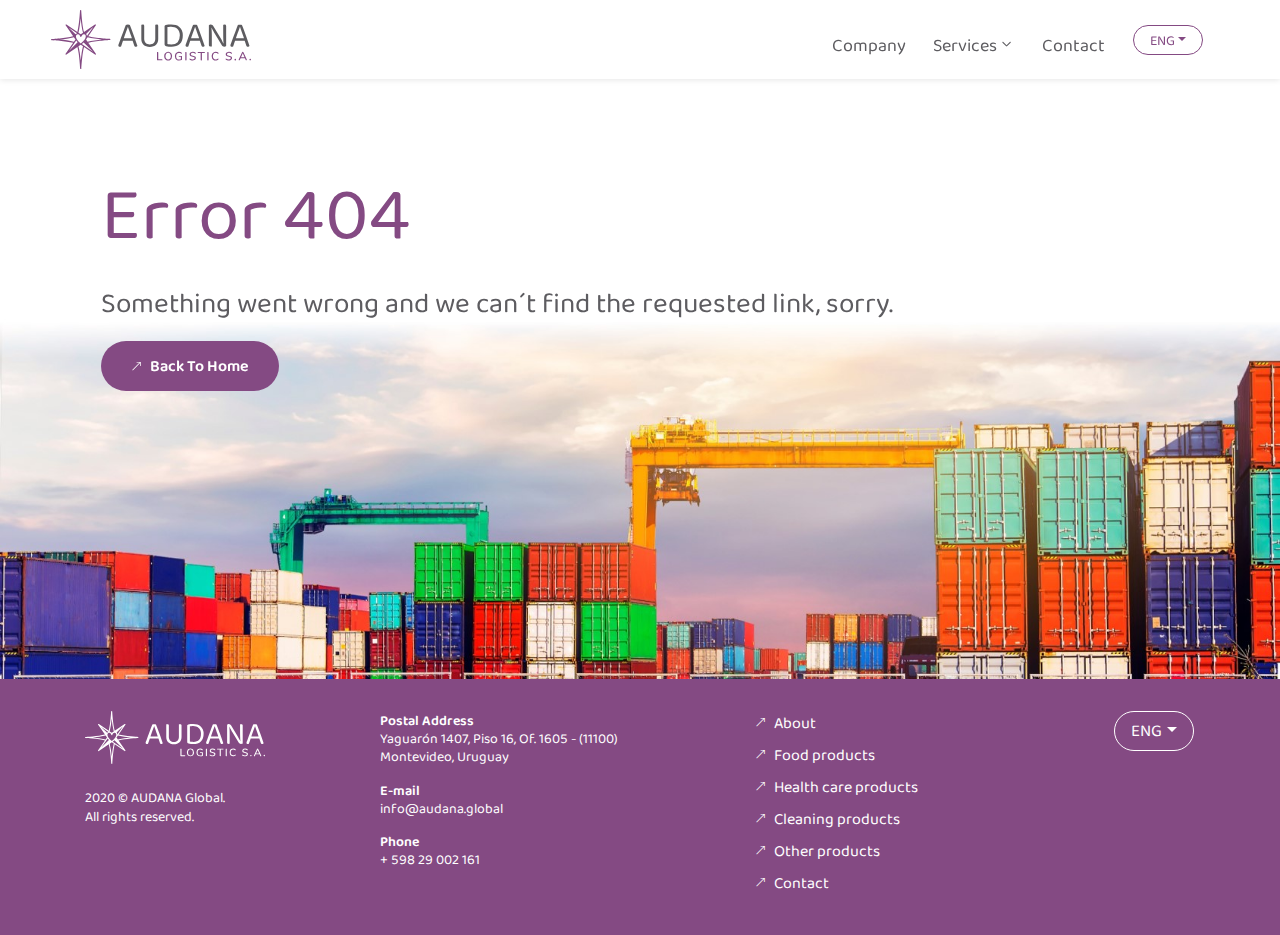
<file: Error_404.html>
<!DOCTYPE html>
<html lang="en">
<head>
    <meta charset="UTF-8">
    <meta http-equiv="X-UA-Compatible" content="IE=edge">
    <meta name="viewport" content="width=device-width, initial-scale=1, shrink-to-fit=no">
    <!-- Title -->
    <title>AUDANA- Error 404</title>
    <!-- Favicon -->
    <link rel="icon" href="img/favicon/favicon.ico">
    <link rel="apple-touch-icon" href="img/favicon/apple-icon.png"/>
    <link rel="icon" type="image/png" sizes="192x192" href="img/favicon/favicon-192x192.png"/>
    <link rel="icon" type="image/png" sizes="96x96" href="img/favicon/favicon-96x96.png"/>
    <link rel="icon" type="image/png" sizes="32x32" href="img/favicon/favicon-32x32.png"/>
    <link rel="icon" type="image/png" sizes="16x16" href="img/favicon/favicon-16x16.png"/>
    <!-- Core Stylesheet -->
    <link rel="stylesheet" href="style.css">
    <link rel="stylesheet" href="css/more.css">
    <link rel="stylesheet" href="css/aos.css">
</head>
<body id="top">

    <!-- ***** Header Area Start ***** -->
    <header class="header-area">
        <!-- Main Header Start -->
        <div class="main-header-area2">
            <div class="classy-nav-container breakpoint-off">
                <!-- Classy Menu -->
                <nav class="classy-navbar justify-content-between" id="uzaNav">

                    <!-- Logo -->
                    <a class="nav-brand" href="index.html"><img class="logo-head" src="img/logo-color.svg" alt=""></a>

                    <!-- Navbar Toggler -->
                    <div class="classy-navbar-toggler">
                        <span class="navbarToggler"><span></span><span></span><span></span></span>
                    </div>

                    <!-- Menu -->
                    <div class="classy-menu">

                        <!-- Logo -->
                        <a class="brand-movil" href="index.html"><img src="img/logo-color.svg" alt="" width="150"></a>

                        <div class="classycloseIcon">
                            <div class="cross-wrap"><span class="top"></span><span class="bottom"></span></div>
                        </div>
                    <!-- Nav Start -->
                    <div class="classynav head-lang">
                      <ul id="nav">
                        <li class="head-lang"><a key="item-1" class="item-menu" href="About.html">
                            <i class="arrow_right-up icon-link-m d-inline-block d-xl-none"></i>Company</a></li>
                        <li class="dropdown has-megamenu head-lang">
                            <a class="item-menu meg-a a-bl" key="item-2" href="#!"><i class="arrow_right-up icon-link-m d-inline-block d-xl-none"></i>Services<i id="drop" class="arrow_carrot-down"></i></a>
                            <div class="dropdown-menu block megamenu active-a">
                              <div class="row justify-content-between">
                                
                                <div class="col-lg-6 margin-auto"><div class="mega-menu-text text-right justify-content-end d-none d-xl-flex head-lang">
                                  <h2 key="item-2-a">Empowering the<br>communities with trade</h2></div></div>
                                        
                                <div class="col-lg-4"> 
                                  <ul class="link" style="display: grid;">
                                  <div class="d-inline-flex head-lang">
                                    <li class="head-lang"><a key="item-2-1" class="link" href="Food_products.html"><i class="arrow_right-up icon-zise mr-2"></i>Food Products</a></li></div>
                                  <div class="d-inline-flex head-lang">
                                    <li class="head-lang"><a key="item-2-2" class="link" href="Health_care_products.html"><i class="arrow_right-up icon-zise mr-2"></i>Health Care Products</a></li></div>
                                  <div class="d-inline-flex head-lang">
                                    <li class="head-lang"><a key="item-2-3" class="link" href="Cleaning_products.html"><i class="arrow_right-up icon-zise mr-2"></i>Cleaning Products</a></li></div>
                                  <div class="d-inline-flex head-lang">
                                    <li class="head-lang"><a key="item-2-4" class="link" href="Other_products.html"><i class="arrow_right-up icon-zise mr-2"></i>Other Products</a></li></div>
                                </ul>           

                                </div>
                                
                              </div> 
                            </div>
                        </li>
                        <li class="head-lang"><a key="item-3" class="item-menu" href="Contact.html">
                            <i class="arrow_right-up icon-link-m d-inline-block d-xl-none"></i>Contact</a></li>
                      </ul> 
                      <hr class="mb-4 d-block d-xl-none">                          
                      <div class="dropdown lang head-lang">
                        <button class="btn uza-btn btn-lang dropdown-toggle" type="button" id="lang" data-toggle="dropdown" aria-haspopup="true" aria-expanded="false" key="select-lang">ENG</button>
                        <div class="dropdown-menu" aria-labelledby="lang" key="select-idioma">
                          <button class="dropdown-item active" type="button" onclick="setLanguage('en')">English</button>
                          <button class="dropdown-item" type="button" onclick="setLanguage('es')">Español</button>
                        </div>
                      </div>
                    </div>
                    <!-- Nav End -->
                    </div>
                </nav>
            </div>
        </div>
    </header>
    <!-- ***** Header Area End ***** -->
    
    <!-- ***** Welcome Area Start ***** -->
    <section class="services-area padd-error">
        <div class="container justify-content-center">
          <div class="row">
              <div class="col-12 col-md-10 col-lg-10">
                  <div class="nl-content error-lang" data-aos="fade-up">
                    <h2 key="title">Error 404</h2>
                    <h3 key="sub-title">Something went wrong and we can´t <br>find the requested link, sorry.</h3>
                    <a href="index.html" class="btn uza-btn btn-2 btn-bold" key="btn">
                          <i class="arrow_right-up icon-zise mr-2"></i>Back to Home</a>
                  </div> 
              </div>                 
          </div>          
        </div>
    </section>
    <!-- ***** Welcome Area End ***** -->

    <!-- ***** Sec-footer Area Start ***** -->
    <section class="sec-footer-area error-404">        
    </section>
    <!-- ***** Sec-footer Area End ***** -->
    
    <!-- ***** Footer Area Start ***** -->
    <footer class="footer-area">
        <div class="container">
            <div class="row justify-content-between d-flex d-xl-none">
              <div class="col-8 col-sm-8 col-lg-4">
                    <img src="img/logo-white-f.svg" alt="" width="180">
              </div>
              <div class="col-3 col-sm-3 col-lg-2" style="z-index:1000;">
                <div class="single-footer-widget">                      
                    <div class="row footer-social-info mb-4 footer check-lang justify-content-end"> 
                      <div class="dropdown lang footer-lang">
                        <button class="btn uza-btn foo btn-lang dropdown-toggle" type="button" id="lang" data-toggle="dropdown" aria-haspopup="true" aria-expanded="false" key="select-lang">ENG</button>
                        <div class="dropdown-menu" aria-labelledby="lang" key="select-idioma">
                          <button class="dropdown-item active" type="button" onclick="setLanguage('en')">English</button>
                          <button class="dropdown-item" type="button" onclick="setLanguage('es')">Español</button>
                        </div>
                      </div>                   
                    </div>
                </div>
              </div> 
            </div>
            <div class="row justify-content-between">
                <!-- Single Footer Widget -->
                <div class="col-5 col-sm-4 col-lg-3 d-none d-xl-block">
                    <img src="img/logo-white-f.svg" alt="" width="180">
                    <div class="single-footer-widget mt-4">                        
                        <!-- Footer Content -->
                        <div class="footer-content mb-15 footer-lang">
                            <p>2020 © AUDANA Global.</p>
                            <p key="copyr">All rights reserved.</p>
                        </div>
                  </div>
                </div>     

                <!-- Single Footer Widget -->
                <div class="col-4 col-sm-4 col-lg-4 d-none d-xl-block">
                  <div class="single-footer-widget">                        
                        <!-- Footer Content -->
                        <div class="footer-content mb-15 footer-lang">
                            <p key="info-text-1" class="sub">Postal Address</p>
                            <p>Yaguarón 1407, Piso 16, Of. 1605 - (11100)<br>Montevideo, Uruguay</p>
                        </div>
                        <div class="footer-content mb-15">
                            <p class="sub">E-mail</p>
                            <p>info@audana.global</p>
                        </div>
                        <div class="footer-content mb-15">
                            <p class="sub" key="info-text-2">Phone</p>
                            <p>+ 598 29 002 161</p>
                        </div>
                        
                  </div>
                </div>  

                <!-- Single Footer Widget -->
                <div class="col-6 col-sm-4 col-lg-4">
                    <div class="single-footer-widget">
                        <!-- Nav -->
                        <nav>
                            <ul class="our-link">
                                <li class="footer-lang footer"><i class="arrow_right-up icon-zise mr-2"></i>
                                  <a key="link-text-1" href="About.html">About</a></li>
                                  <li class="footer-lang footer"><i class="arrow_right-up icon-zise mr-2"></i>
                                  <a key="link-text-2" href="Food_products.html">Food productos</a></li>
                                  <li class="footer-lang footer"><i class="arrow_right-up icon-zise mr-2"></i>
                                  <a key="link-text-3" href="Health_care_products.html">Health care products</a></li>
                                  <li class="footer-lang footer"><i class="arrow_right-up icon-zise mr-2"></i>
                                  <a key="link-text-4" href="Cleaning_products.html">Cleaning products</a></li>
                                  <li class="footer-lang footer"><i class="arrow_right-up icon-zise mr-2"></i>
                                  <a key="link-text-5" href="Other_products.html">Other products</a></li>
                                <li class="footer-lang footer"><i class="arrow_right-up icon-zise mr-2"></i>
                                  <a key="link-text-6" href="Contact.html">Contact</a></li>
                            </ul>
                        </nav>
                    </div>
                    <div class="single-footer-widget mt-4 d-block d-xl-none">                        
                        <!-- Footer Content -->
                        <div class="footer-content mb-15 footer-lang">
                            <p>2020 © AUDANA Global.</p>
                            <p key="copyr">All rights reserved.</p>
                        </div>
                  </div>
                </div>

                <!-- Single Footer Widget -->
                <div class="col-5 col-sm-5 col-lg-5 d-block d-xl-none">
                  <div class="single-footer-widget">                        
                        <!-- Footer Content -->
                        <div class="footer-content mb-15 footer">
                            <p key="info-text-1" class="sub">Postal Address</p>
                            <p>Yaguarón 1407, Piso 16, Of. 1605 - (11100)<br>Montevideo, Uruguay</p>
                        </div>
                        <div class="footer-content mb-15">
                            <p class="sub">E-mail</p>
                            <p>info@audana.global</p>
                        </div>
                        <div class="footer-content mb-15">
                            <p class="sub" key="info-text-2">Phone</p>
                            <p>+ 598 29 002 161</p>
                        </div>
                        
                  </div>
                </div> 

                <!-- Single Footer Widget -->
                <div class="col-5 col-sm-1 col-lg-1 d-none d-xl-flex">
                    <div class="single-footer-widget">                                                         
                      <div class="dropdown lang footer-lang">
                        <button class="btn uza-btn btn-lang foo dropdown-toggle" type="button" id="lang" data-toggle="dropdown" aria-haspopup="true" aria-expanded="false" key="select-lang">ENG</button>
                        <div class="dropdown-menu" aria-labelledby="lang" key="select-idioma">
                          <button class="dropdown-item active" type="button" onclick="setLanguage('en')">English</button>
                          <button class="dropdown-item" type="button" onclick="setLanguage('es')">Español</button>
                        </div>
                      </div>                    
                        

                    </div>
                </div> 
            </div>
        </div>
    </footer>
    <!-- ***** Footer Area End ***** -->

    <!-- ******* All JS Files ******* -->
    <!-- jQuery js -->
    <script src="https://code.jquery.com/jquery-3.5.1.min.js" ></script>
    <script src="js/langChange.js"></script>
    <script src="js/jquery.min.js"></script>    
    <script src="js/jquery.easing.min.js"></script>
    <!-- Popper js -->
    <script src="js/popper.min.js"></script>
    <!-- Bootstrap js -->
    <script src="js/bootstrap.min.js"></script>
    <!-- All js -->
    <script src="js/uza.bundle.js"></script>
    <!-- Active js -->
    <script src="js/default-assets/active.js"></script>
    <script src="js/aos.js"></script>

    <!-- Initialize AOS -->
    <script>
      AOS.init({
          easing: 'ease-in-out-sine',
          duration: 900,
          once: true
        });
    </script>
</body>

</html>
</file>
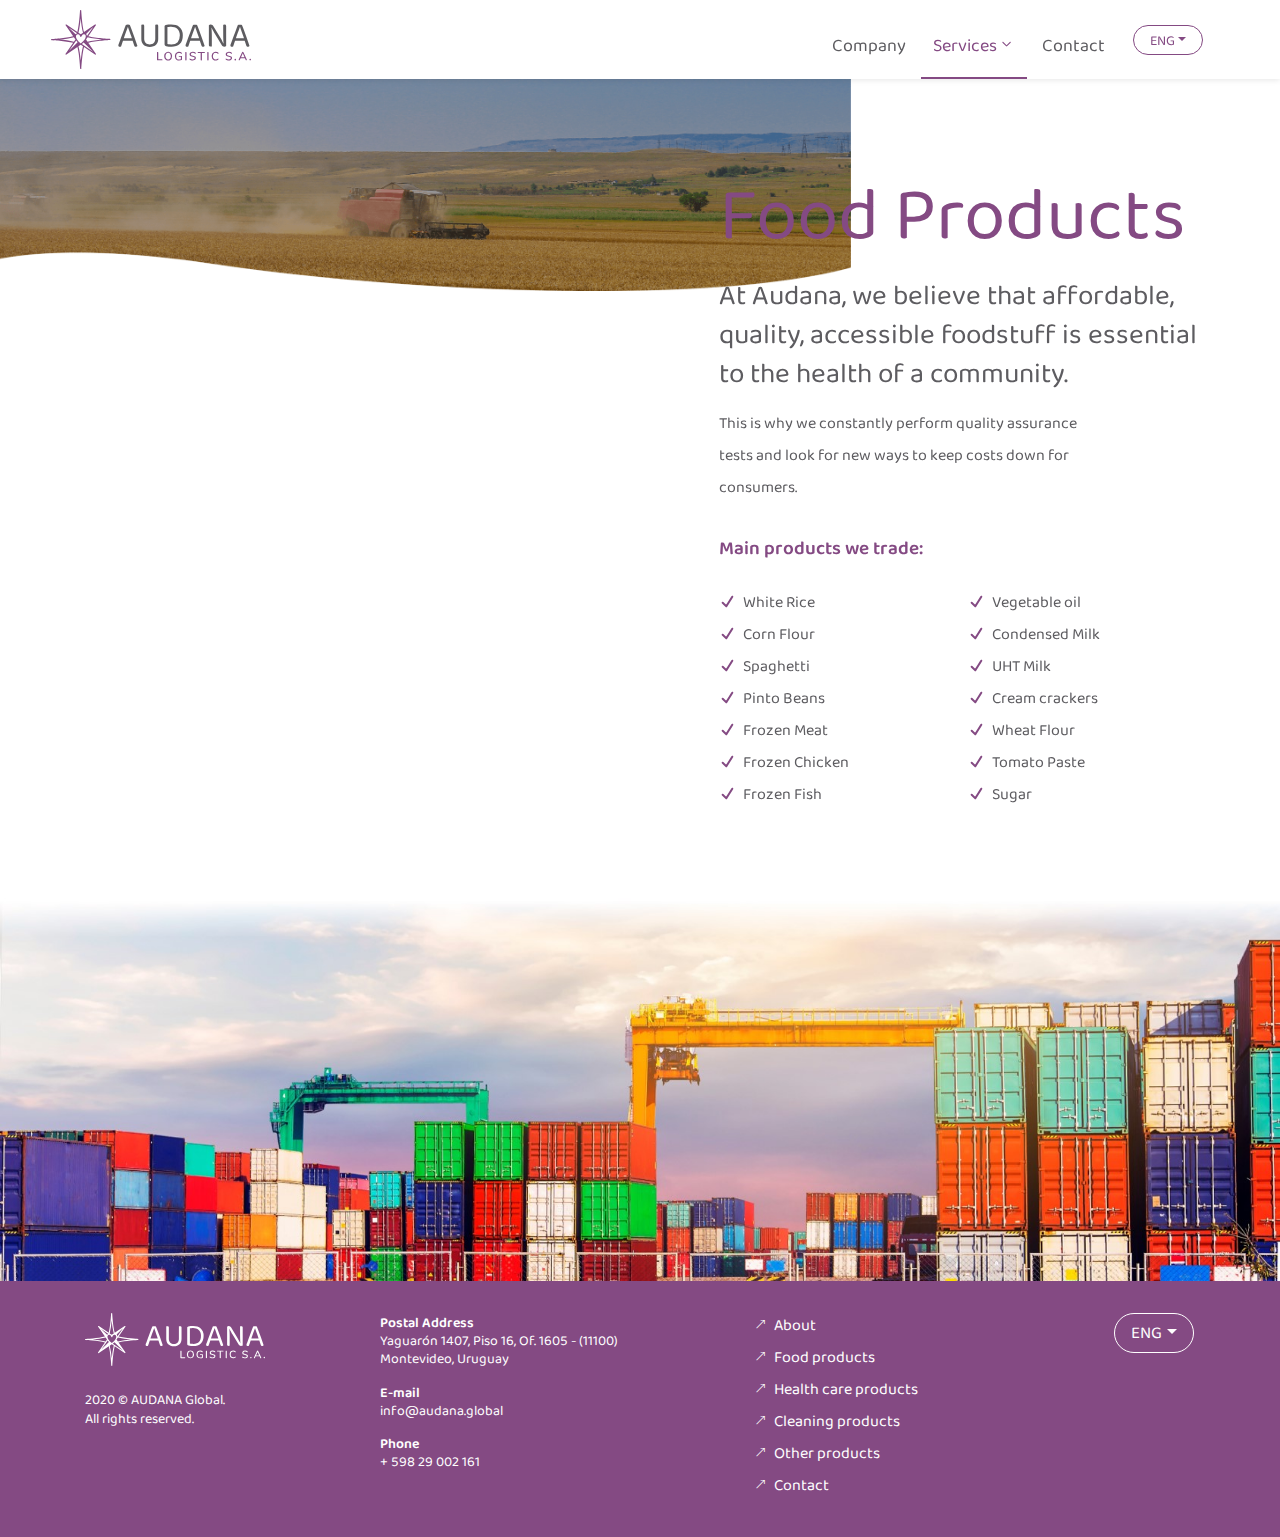
<file: Food_products.html>
<!DOCTYPE html>
<html lang="en">
<head>
    <meta charset="UTF-8">
    <meta http-equiv="X-UA-Compatible" content="IE=edge">
    <meta name="viewport" content="width=device-width, initial-scale=1, shrink-to-fit=no">
    <!-- Title -->
    <title>AUDANA - Food Products</title>
    <!-- Favicon -->
    <link rel="icon" href="img/favicon/favicon.ico">
    <link rel="apple-touch-icon" href="img/favicon/apple-icon.png"/>
    <link rel="icon" type="image/png" sizes="192x192" href="img/favicon/favicon-192x192.png"/>
    <link rel="icon" type="image/png" sizes="96x96" href="img/favicon/favicon-96x96.png"/>
    <link rel="icon" type="image/png" sizes="32x32" href="img/favicon/favicon-32x32.png"/>
    <link rel="icon" type="image/png" sizes="16x16" href="img/favicon/favicon-16x16.png"/>
    <!-- Core Stylesheet -->
    <link rel="stylesheet" href="style.css">
    <link rel="stylesheet" href="css/more.css">
    <link rel="stylesheet" href="css/aos.css">
</head>
<body id="top">

    <!-- ***** Header Area Start ***** -->
    <header class="header-area">
        <!-- Main Header Start -->
        <div class="main-header-area2">
            <div class="classy-nav-container breakpoint-off">
                <!-- Classy Menu -->
                <nav class="classy-navbar justify-content-between" id="uzaNav">

                    <!-- Logo -->
                    <a class="nav-brand" href="index.html"><img class="logo-head" src="img/logo-color.svg" alt=""></a>

                    <!-- Navbar Toggler -->
                    <div class="classy-navbar-toggler">
                        <span class="navbarToggler"><span></span><span></span><span></span></span>
                    </div>

                    <!-- Menu -->
                    <div class="classy-menu">

                        <!-- Logo -->
                        <a class="brand-movil" href="index.html"><img src="img/logo-color.svg" alt="" width="150"></a>

                        <div class="classycloseIcon">
                            <div class="cross-wrap"><span class="top"></span><span class="bottom"></span></div>
                        </div>
                    <!-- Nav Start -->
                    <div class="classynav head-lang">
                      <ul id="nav">
                        <li class="head-lang"><a key="item-1" class="item-menu" href="About.html">
                            <i class="arrow_right-up icon-link-m d-inline-block d-xl-none"></i>Company</a></li>
                        <li class="dropdown has-megamenu head-lang">
                            <a class="item-menu mega-item a-bl" key="item-2" href="#!"><i class="arrow_right-up icon-link-m d-inline-block d-xl-none"></i>Services<i id="drop" class="arrow_carrot-down"></i></a>
                            <div class="dropdown-menu block megamenu">
                              <div class="row justify-content-between">
                                
                                <div class="col-lg-6 margin-auto"><div class="mega-menu-text text-right justify-content-end d-none d-xl-flex head-lang">
                                  <h2 key="item-2-a">Empowering the<br>communities with trade</h2></div></div>
                                        
                                <div class="col-lg-4"> 
                                  <ul class="link" style="display: grid;">
                                  <div class="d-inline-flex head-lang">
                                    <li class="head-lang"><a key="item-2-1" class="link" href="Food_products.html"><i class="arrow_right-up icon-zise mr-2"></i>Food Products</a></li></div>
                                  <div class="d-inline-flex head-lang">
                                    <li class="head-lang"><a key="item-2-2" class="link" href="Health_care_products.html"><i class="arrow_right-up icon-zise mr-2"></i>Health Care Products</a></li></div>
                                  <div class="d-inline-flex head-lang">
                                    <li class="head-lang"><a key="item-2-3" class="link" href="Cleaning_products.html"><i class="arrow_right-up icon-zise mr-2"></i>Cleaning Products</a></li></div>
                                  <div class="d-inline-flex head-lang">
                                    <li class="head-lang"><a key="item-2-4" class="link" href="Other_products.html"><i class="arrow_right-up icon-zise mr-2"></i>Other Products</a></li></div>
                                </ul>           

                                </div>
                                
                              </div> 
                            </div>
                        </li>
                        <li class="head-lang"><a key="item-3" class="item-menu" href="Contact.html">
                            <i class="arrow_right-up icon-link-m d-inline-block d-xl-none"></i>Contact</a></li>
                      </ul>  
                      <hr class="mb-4 d-block d-xl-none">                          
                      <div class="dropdown lang head-lang">
                        <button class="btn uza-btn btn-lang dropdown-toggle" type="button" id="lang" data-toggle="dropdown" aria-haspopup="true" aria-expanded="false" key="select-lang">ENG</button>
                        <div class="dropdown-menu" aria-labelledby="lang" key="select-idioma">
                          <button class="dropdown-item active" type="button" onclick="setLanguage('en')">English</button>
                          <button class="dropdown-item" type="button" onclick="setLanguage('es')">Español</button>
                        </div>
                      </div>
                    </div>
                    <!-- Nav End -->
                    </div>
                </nav>
            </div>
        </div>
    </header>
    <!-- ***** Header Area End ***** -->
    <div class="services-area img">
      <div class="d-none d-xl-block"><img data-aos="fade-left" src="img/bg-img/img-3.png" class="img-lateral-Food"></div>
      <div class="d-block d-xl-none"><img data-aos="fade-left" src="img/bg-img/img-3-mov.png" class="img-lateral-Food"></div>
    </div>
    <!-- ***** Welcome Area Start ***** -->
    <section class="services-area padd-food">
        <div class="container justify-content-center">
          <div class="row">
              <div class="col-12">    
                  <div class="nl-content fp-lang">
                    <h2 class="a" key="text-title" data-aos="fade-right" data-aos-delay="200">Food Products</h2>

                    <h3 class="a" key="text-title-b" data-aos="fade-up" data-aos-delay="300">At Audana, we believe that affordable, quality, accessible foodstuff is essential to the health of a community.</h3>

                    <p  key="parrafo-1" data-aos="fade-up" data-aos-delay="400" class="margmov a">This is why we constantly perform quality assurance tests and look for new ways to keep costs down for consumers.</p>

                    <h4 key="text-title-c" data-aos="fade-up" data-aos-delay="300">Main food products we trade:</h4>
                  </div>
                  <div class="row nl-content fp-lang mt-4">
                    <div class="col-6 col-md-6 col-lg-6" data-aos="fade-up" data-aos-delay="400"> 
                      <ul class="our-link" style="display: grid;">
                        <div class="d-inline-flex fp-lang"><i class="icon_check"></i>
                          <li key="list-1">White Rice</li></div>
                        <div class="d-inline-flex fp-lang"><i class="icon_check"></i>
                          <li key="list-2">Corn Flour</li></div>
                        <div class="d-inline-flex fp-lang"><i class="icon_check"></i>
                          <li key="list-3">Spaghetti</li></div>
                        <div class="d-inline-flex fp-lang"><i class="icon_check"></i>
                          <li key="list-4">Pinto Beans</li></div>
                        <div class="d-inline-flex fp-lang"><i class="icon_check"></i>
                          <li key="list-5">Frozen Meat</li></div>
                        <div class="d-inline-flex fp-lang"><i class="icon_check"></i>
                          <li key="list-6">Frozen Chicken</li></div>
                        <div class="d-inline-flex fp-lang"><i class="icon_check"></i>
                          <li key="list-7">Frozen Fish</li></div>                           
                      </ul>
                    </div>
                    <div class="col-6 col-md-6 col-lg-6" style="margin-right: -6rem;" data-aos="fade-up" data-aos-delay="600">
                      <ul class="our-link" style="display: grid;">
                        <div class="d-inline-flex fp-lang"><i class="icon_check"></i>
                          <li key="list-8">Vegetable oil</li></div>
                        <div class="d-inline-flex fp-lang"><i class="icon_check"></i>
                          <li key="list-9">Condensed Milk</li></div>
                        <div class="d-inline-flex fp-lang"><i class="icon_check"></i>
                          <li key="list-10">UHT Milk</li></div>
                        <div class="d-inline-flex fp-lang"><i class="icon_check"></i>
                          <li key="list-11">Cream crackers</li></div>
                        <div class="d-inline-flex fp-lang"><i class="icon_check"></i>
                          <li key="list-12">Wheat Flour</li></div>
                        <div class="d-inline-flex fp-lang"><i class="icon_check"></i>
                          <li key="list-13">Tomato Paste</li></div>
                        <div class="d-inline-flex fp-lang"><i class="icon_check"></i>
                          <li key="list-14">Sugar</li></div>                      
                      </ul>
                    </div>
                  </div>
              </div>                 
          </div>          
        </div>
    </section>
    <!-- ***** Welcome Area End ***** -->

    <!-- ***** Sec-footer Area Start ***** -->
    <section class="sec-footer-area">
        <div class="container">
            <div class="row align-items-center">
                <!-- Sec-footer Content -->
                <div class="col-12 col-md-8 col-lg-8">
                    <div class="nl-content-foo sec-foo-lang">
                        <h2 data-aos="fade-up" data-aos-delay="200" key="title">How to reach us?</h2>                       
                        <a data-aos="fade-up" data-aos-delay="400" href="Contact.html" class="btn uza-btn btn-2 btn-bold" key="btn"><i class="arrow_right-up icon-zise mr-2"></i>Contact us</a>
                    </div>
                </div>                
            </div>            
        </div>
    </section>
    <!-- ***** Sec-footer Area End ***** -->

    <!-- ***** Footer Area Start ***** -->
    <footer class="footer-area">
        <div class="container">
            <div class="row justify-content-between d-flex d-xl-none">
              <div class="col-8 col-sm-8 col-lg-4">
                    <img src="img/logo-white-f.svg" alt="" width="180">
              </div>
              <div class="col-3 col-sm-3 col-lg-2" style="z-index:1000;">
                <div class="single-footer-widget">                      
                    <div class="row footer-social-info mb-4 footer check-lang justify-content-end"> 
                      <div class="dropdown lang footer-lang">
                        <button class="btn uza-btn foo btn-lang dropdown-toggle" type="button" id="lang" data-toggle="dropdown" aria-haspopup="true" aria-expanded="false" key="select-lang">ENG</button>
                        <div class="dropdown-menu" aria-labelledby="lang" key="select-idioma">
                          <button class="dropdown-item active" type="button" onclick="setLanguage('en')">English</button>
                          <button class="dropdown-item" type="button" onclick="setLanguage('es')">Español</button>
                        </div>
                      </div>                   
                    </div>
                </div>
              </div> 
            </div>
            <div class="row justify-content-between">
                <!-- Single Footer Widget -->
                <div class="col-5 col-sm-4 col-lg-3 d-none d-xl-block">
                    <img src="img/logo-white-f.svg" alt="" width="180">
                    <div class="single-footer-widget mt-4">                        
                        <!-- Footer Content -->
                        <div class="footer-content mb-15 footer-lang">
                            <p>2020 © AUDANA Global.</p>
                            <p key="copyr">All rights reserved.</p>
                        </div>
                  </div>
                </div>     

                <!-- Single Footer Widget -->
                <div class="col-4 col-sm-4 col-lg-4 d-none d-xl-block">
                  <div class="single-footer-widget">                        
                        <!-- Footer Content -->
                        <div class="footer-content mb-15 footer-lang">
                            <p key="info-text-1" class="sub">Postal Address</p>
                            <p>Yaguarón 1407, Piso 16, Of. 1605 - (11100)<br>Montevideo, Uruguay</p>
                        </div>
                        <div class="footer-content mb-15">
                            <p class="sub">E-mail</p>
                            <p>info@audana.global</p>
                        </div>
                        <div class="footer-content mb-15">
                            <p class="sub" key="info-text-2">Phone</p>
                            <p>+ 598 29 002 161</p>
                        </div>
                        
                  </div>
                </div>  

                <!-- Single Footer Widget -->
                <div class="col-6 col-sm-4 col-lg-4">
                    <div class="single-footer-widget">
                        <!-- Nav -->
                        <nav>
                            <ul class="our-link">
                                <li class="footer-lang footer"><i class="arrow_right-up icon-zise mr-2"></i>
                                  <a key="link-text-1" href="About.html">About</a></li>
                                  <li class="footer-lang footer"><i class="arrow_right-up icon-zise mr-2"></i>
                                  <a key="link-text-2" href="Food_products.html">Food productos</a></li>
                                  <li class="footer-lang footer"><i class="arrow_right-up icon-zise mr-2"></i>
                                  <a key="link-text-3" href="Health_care_products.html">Health care products</a></li>
                                  <li class="footer-lang footer"><i class="arrow_right-up icon-zise mr-2"></i>
                                  <a key="link-text-4" href="Cleaning_products.html">Cleaning products</a></li>
                                  <li class="footer-lang footer"><i class="arrow_right-up icon-zise mr-2"></i>
                                  <a key="link-text-5" href="Other_products.html">Other products</a></li>
                                <li class="footer-lang footer"><i class="arrow_right-up icon-zise mr-2"></i>
                                  <a key="link-text-6" href="Contact.html">Contact</a></li>
                            </ul>
                        </nav>
                    </div>
                    <div class="single-footer-widget mt-4 d-block d-xl-none">                        
                        <!-- Footer Content -->
                        <div class="footer-content mb-15 footer-lang">
                            <p>2020 © AUDANA Global.</p>
                            <p key="copyr">All rights reserved.</p>
                        </div>
                  </div>
                </div>

                <!-- Single Footer Widget -->
                <div class="col-5 col-sm-5 col-lg-5 d-block d-xl-none">
                  <div class="single-footer-widget">                        
                        <!-- Footer Content -->
                        <div class="footer-content mb-15 footer">
                            <p key="info-text-1" class="sub">Postal Address</p>
                            <p>Yaguarón 1407, Piso 16, Of. 1605 - (11100)<br>Montevideo, Uruguay</p>
                        </div>
                        <div class="footer-content mb-15">
                            <p class="sub">E-mail</p>
                            <p>info@audana.global</p>
                        </div>
                        <div class="footer-content mb-15">
                            <p class="sub" key="info-text-2">Phone</p>
                            <p>+ 598 29 002 161</p>
                        </div>
                        
                  </div>
                </div> 

                <!-- Single Footer Widget -->
                <div class="col-5 col-sm-1 col-lg-1 d-none d-xl-flex">
                    <div class="single-footer-widget">                                                         
                      <div class="dropdown lang footer-lang">
                        <button class="btn uza-btn btn-lang foo dropdown-toggle" type="button" id="lang" data-toggle="dropdown" aria-haspopup="true" aria-expanded="false" key="select-lang">ENG</button>
                        <div class="dropdown-menu" aria-labelledby="lang" key="select-idioma">
                          <button class="dropdown-item active" type="button" onclick="setLanguage('en')">English</button>
                          <button class="dropdown-item" type="button" onclick="setLanguage('es')">Español</button>
                        </div>
                      </div>                    
                        

                    </div>
                </div> 
            </div>
        </div>
    </footer>
    <!-- ***** Footer Area End ***** -->
    

    <!-- ******* All JS Files ******* -->
    <!-- jQuery js -->
    <script src="https://code.jquery.com/jquery-3.5.1.min.js" ></script>
    <script src="js/langChange.js"></script>
    <script src="js/jquery.min.js"></script>    
    <script src="js/jquery.easing.min.js"></script>    
    <script src="js/jquery.validate.js"></script>
    <!-- Popper js -->
    <script src="js/popper.min.js"></script>
    <!-- Bootstrap js -->
    <script src="js/bootstrap.min.js"></script>
    <!-- All js -->
    <script src="js/uza.bundle.js"></script>
    <!-- Active js -->
    <script src="js/default-assets/active.js"></script>
    <script src="js/validator-contact.js"></script>
    <script src="js/aos.js"></script>

    <!-- Initialize AOS -->
    <script>
      AOS.init({
          easing: 'ease-in-out-sine',
          duration: 1000,
          once: true
        });
    </script>
</body>

</html>
</file>
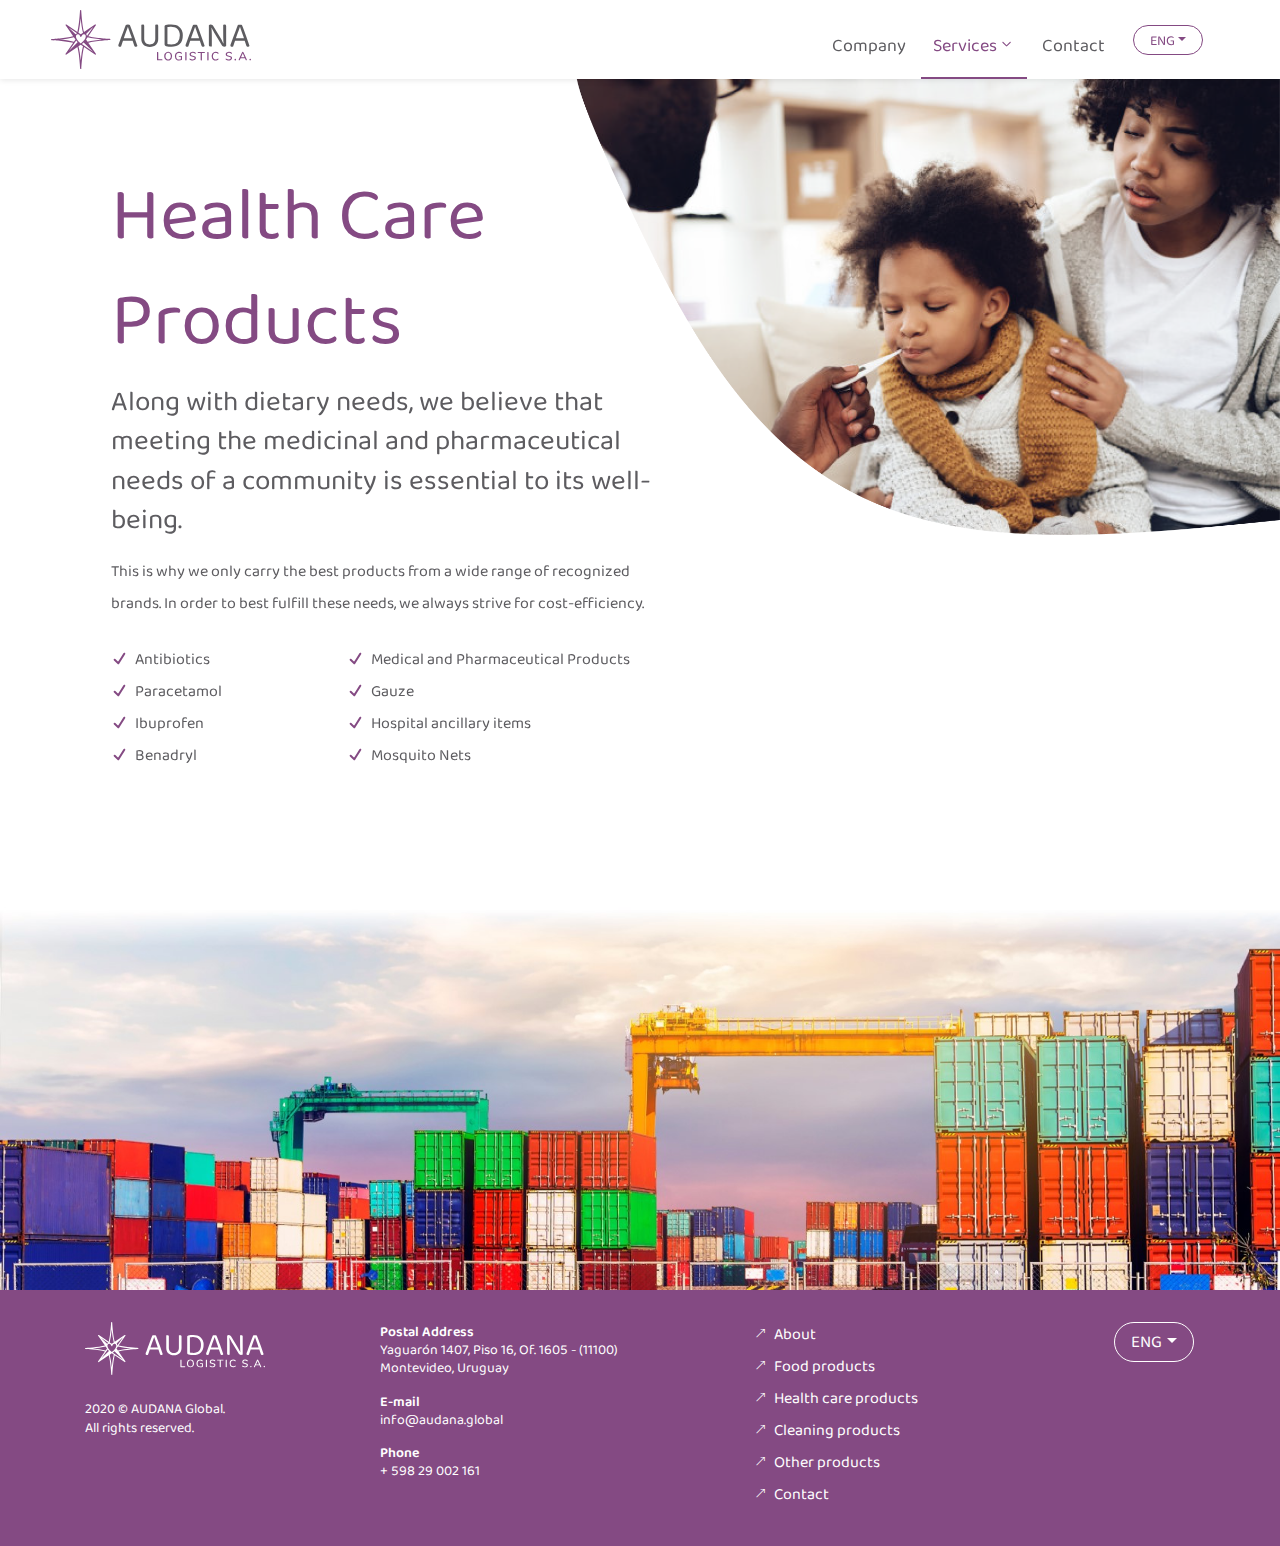
<file: Health_care_products.html>
<!DOCTYPE html>
<html lang="en">
<head>
    <meta charset="UTF-8">
    <meta http-equiv="X-UA-Compatible" content="IE=edge">
    <meta name="viewport" content="width=device-width, initial-scale=1, shrink-to-fit=no">
    <!-- Title -->
    <title>AUDANA - Health Care Products</title>
    <!-- Favicon -->
    <link rel="icon" href="img/favicon/favicon.ico">
    <link rel="apple-touch-icon" href="img/favicon/apple-icon.png"/>
    <link rel="icon" type="image/png" sizes="192x192" href="img/favicon/favicon-192x192.png"/>
    <link rel="icon" type="image/png" sizes="96x96" href="img/favicon/favicon-96x96.png"/>
    <link rel="icon" type="image/png" sizes="32x32" href="img/favicon/favicon-32x32.png"/>
    <link rel="icon" type="image/png" sizes="16x16" href="img/favicon/favicon-16x16.png"/>
    <!-- Core Stylesheet -->
    <link rel="stylesheet" href="style.css">
    <link rel="stylesheet" href="css/more.css">
    <link rel="stylesheet" href="css/aos.css">
</head>
<body id="top">

    <!-- ***** Header Area Start ***** -->
    <header class="header-area">
        <!-- Main Header Start -->
        <div class="main-header-area2">
            <div class="classy-nav-container breakpoint-off">
                <!-- Classy Menu -->
                <nav class="classy-navbar justify-content-between" id="uzaNav">

                    <!-- Logo -->
                    <a class="nav-brand" href="index.html"><img class="logo-head" src="img/logo-color.svg" alt=""></a>

                    <!-- Navbar Toggler -->
                    <div class="classy-navbar-toggler">
                        <span class="navbarToggler"><span></span><span></span><span></span></span>
                    </div>

                    <!-- Menu -->
                    <div class="classy-menu">

                        <!-- Logo -->
                        <a class="brand-movil" href="index.html"><img src="img/logo-color.svg" alt="" width="150"></a>

                        <div class="classycloseIcon">
                            <div class="cross-wrap"><span class="top"></span><span class="bottom"></span></div>
                        </div>
                    <!-- Nav Start -->
                    <div class="classynav head-lang">
                      <ul id="nav">
                        <li class="head-lang"><a key="item-1" class="item-menu" href="About.html">
                            <i class="arrow_right-up icon-link-m d-inline-block d-xl-none"></i>Company</a></li>
                        <li class="dropdown has-megamenu head-lang">
                            <a class="item-menu mega-item a-bl" key="item-2" href="#!"><i class="arrow_right-up icon-link-m d-inline-block d-xl-none"></i>Services<i id="drop" class="arrow_carrot-down"></i></a>
                            <div class="dropdown-menu block megamenu mega-item">
                              <div class="row justify-content-between">
                                
                                <div class="col-lg-6 margin-auto"><div class="mega-menu-text text-right justify-content-end d-none d-xl-flex head-lang">
                                  <h2 key="item-2-a">Empowering the<br>communities with trade</h2></div></div>
                                        
                                <div class="col-lg-4"> 
                                  <ul class="link" style="display: grid;">
                                  <div class="d-inline-flex head-lang">
                                    <li class="head-lang"><a key="item-2-1" class="link" href="Food_products.html"><i class="arrow_right-up icon-zise mr-2"></i>Food Products</a></li></div>
                                  <div class="d-inline-flex head-lang">
                                    <li class="head-lang"><a key="item-2-2" class="link" href="Health_care_products.html"><i class="arrow_right-up icon-zise mr-2"></i>Health Care Products</a></li></div>
                                  <div class="d-inline-flex head-lang">
                                    <li class="head-lang"><a key="item-2-3" class="link" href="Cleaning_products.html"><i class="arrow_right-up icon-zise mr-2"></i>Cleaning Products</a></li></div>
                                  <div class="d-inline-flex head-lang">
                                    <li class="head-lang"><a key="item-2-4" class="link" href="Other_products.html"><i class="arrow_right-up icon-zise mr-2"></i>Other Products</a></li></div>
                                </ul>           

                                </div>
                                
                              </div> 
                            </div>
                        </li>
                        <li class="head-lang"><a key="item-3" class="item-menu" href="Contact.html">
                            <i class="arrow_right-up icon-link-m d-inline-block d-xl-none"></i>Contact</a></li>
                      </ul>  
                      <hr class="mb-4 d-block d-xl-none">                          
                      <div class="dropdown lang head-lang">
                        <button class="btn uza-btn btn-lang dropdown-toggle" type="button" id="lang" data-toggle="dropdown" aria-haspopup="true" aria-expanded="false" key="select-lang">ENG</button>
                        <div class="dropdown-menu" aria-labelledby="lang" key="select-idioma">
                          <button class="dropdown-item active" type="button" onclick="setLanguage('en')">English</button>
                          <button class="dropdown-item" type="button" onclick="setLanguage('es')">Español</button>
                        </div>
                      </div>
                    </div>
                    <!-- Nav End -->
                    </div>
                </nav>
            </div>
        </div>
    </header>
    <!-- ***** Header Area End ***** -->
    <div class="services-area img">
      <div class="d-none d-xl-block"><img data-aos="fade-left" src="img/bg-img/img-6.png" class="img-lateral-heal"></div>
      <div class="d-block d-xl-none"><img data-aos="fade-left" src="img/bg-img/img-6-mov.png" class="img-lateral-heal"></div>
    </div>
    <!-- ***** Welcome Area Start ***** -->
    <section class="services-area padd-heal">
        <div class="container justify-content-center">
          <div class="row">
              <div class="col-12">    
                  <div class="nl-content-cp hc-lang">
                    <h2 class="a" key="text-title" data-aos="fade-right" data-aos-delay="200">Health Care Products</h2>

                    <h3 class="a" key="text-title-b" data-aos="fade-up" data-aos-delay="300">Along with dietary needs, we believe that meeting the medicinal and pharmaceutical needs of a community is essential to its well-being.</h3>

                    <p  key="parrafo-1" data-aos="fade-up" data-aos-delay="400" class="margmov a">This is why we only carry the best products from a wide range of recognized brands. In order to best fulfill these needs, we always strive for cost-efficiency.</p>
                  </div>
                  <div class="row nl-content-cp hc-lang mt-4">
                    <div class="col-6 col-md-5 col-lg-5" data-aos="fade-up" data-aos-delay="400"> 
                      <ul class="our-link" style="display: grid;">                        
                        <div class="d-inline-flex hc-lang"><i class="icon_check"></i>
                          <li key="list-1">Antibiotics</li></div>
                        <div class="d-inline-flex hc-lang"><i class="icon_check"></i>
                          <li key="list-2">Paracetamol</li></div>
                        <div class="d-inline-flex hc-lang"><i class="icon_check"></i>
                          <li key="list-3">Ibuprofen</li></div>
                        <div class="d-inline-flex hc-lang"><i class="icon_check"></i>
                          <li key="list-4">Benadryl</li></div>                                                 
                      </ul>
                    </div>
                    <div class="col-6 col-md-7 col-lg-7" style="margin-right: -6rem;" data-aos="fade-up" data-aos-delay="600">
                      <ul class="our-link" style="display: grid;">
                        <div class="d-inline-flex hc-lang"><i class="icon_check"></i>
                          <li key="list-5">Medical and Pharmaceutical Products</li></div>
                        <div class="d-inline-flex hc-lang"><i class="icon_check"></i>
                          <li key="list-6">Gauze</li></div>
                        <div class="d-inline-flex hc-lang"><i class="icon_check"></i>
                          <li key="list-7">Hospital ancillary items</li></div>
                        <div class="d-inline-flex hc-lang"><i class="icon_check"></i>
                          <li key="list-8">Mosquito Nets</li></div>                     
                      </ul>
                    </div>
                  </div>
              </div>                 
          </div>          
        </div>
    </section>
    <!-- ***** Welcome Area End ***** -->

    <!-- ***** Sec-footer Area Start ***** -->
    <section class="sec-footer-area">
        <div class="container">
            <div class="row align-items-center">
                <!-- Sec-footer Content -->
                <div class="col-12 col-md-8 col-lg-8">
                    <div class="nl-content-foo sec-foo-lang">
                        <h2 data-aos="fade-up" data-aos-delay="200" key="title">How to reach us?</h2>                       
                        <a data-aos="fade-up" data-aos-delay="400" href="Contact.html" class="btn uza-btn btn-2 btn-bold" key="btn"><i class="arrow_right-up icon-zise mr-2"></i>Contact us</a>
                    </div>
                </div>                
            </div>            
        </div>
    </section>
    <!-- ***** Sec-footer Area End ***** -->

    <!-- ***** Footer Area Start ***** -->
    <footer class="footer-area">
        <div class="container">
            <div class="row justify-content-between d-flex d-xl-none">
              <div class="col-8 col-sm-8 col-lg-4">
                    <img src="img/logo-white-f.svg" alt="" width="180">
              </div>
              <div class="col-3 col-sm-3 col-lg-2" style="z-index:1000;">
                <div class="single-footer-widget">                      
                    <div class="row footer-social-info mb-4 footer check-lang justify-content-end"> 
                      <div class="dropdown lang footer-lang">
                        <button class="btn uza-btn foo btn-lang dropdown-toggle" type="button" id="lang" data-toggle="dropdown" aria-haspopup="true" aria-expanded="false" key="select-lang">ENG</button>
                        <div class="dropdown-menu" aria-labelledby="lang" key="select-idioma">
                          <button class="dropdown-item active" type="button" onclick="setLanguage('en')">English</button>
                          <button class="dropdown-item" type="button" onclick="setLanguage('es')">Español</button>
                        </div>
                      </div>                   
                    </div>
                </div>
              </div> 
            </div>
            <div class="row justify-content-between">
                <!-- Single Footer Widget -->
                <div class="col-5 col-sm-4 col-lg-3 d-none d-xl-block">
                    <img src="img/logo-white-f.svg" alt="" width="180">
                    <div class="single-footer-widget mt-4">                        
                        <!-- Footer Content -->
                        <div class="footer-content mb-15 footer-lang">
                            <p>2020 © AUDANA Global.</p>
                            <p key="copyr">All rights reserved.</p>
                        </div>
                  </div>
                </div>     

                <!-- Single Footer Widget -->
                <div class="col-4 col-sm-4 col-lg-4 d-none d-xl-block">
                  <div class="single-footer-widget">                        
                        <!-- Footer Content -->
                        <div class="footer-content mb-15 footer-lang">
                            <p key="info-text-1" class="sub">Postal Address</p>
                            <p>Yaguarón 1407, Piso 16, Of. 1605 - (11100)<br>Montevideo, Uruguay</p>
                        </div>
                        <div class="footer-content mb-15">
                            <p class="sub">E-mail</p>
                            <p>info@audana.global</p>
                        </div>
                        <div class="footer-content mb-15">
                            <p class="sub" key="info-text-2">Phone</p>
                            <p>+ 598 29 002 161</p>
                        </div>
                        
                  </div>
                </div>  

                <!-- Single Footer Widget -->
                <div class="col-6 col-sm-4 col-lg-4">
                    <div class="single-footer-widget">
                        <!-- Nav -->
                        <nav>
                            <ul class="our-link">
                                <li class="footer-lang footer"><i class="arrow_right-up icon-zise mr-2"></i>
                                  <a key="link-text-1" href="About.html">About</a></li>
                                  <li class="footer-lang footer"><i class="arrow_right-up icon-zise mr-2"></i>
                                  <a key="link-text-2" href="Food_products.html">Food productos</a></li>
                                  <li class="footer-lang footer"><i class="arrow_right-up icon-zise mr-2"></i>
                                  <a key="link-text-3" href="Health_care_products.html">Health care products</a></li>
                                  <li class="footer-lang footer"><i class="arrow_right-up icon-zise mr-2"></i>
                                  <a key="link-text-4" href="Cleaning_products.html">Cleaning products</a></li>
                                  <li class="footer-lang footer"><i class="arrow_right-up icon-zise mr-2"></i>
                                  <a key="link-text-5" href="Other_products.html">Other products</a></li>
                                <li class="footer-lang footer"><i class="arrow_right-up icon-zise mr-2"></i>
                                  <a key="link-text-6" href="Contact.html">Contact</a></li>
                            </ul>
                        </nav>
                    </div>
                    <div class="single-footer-widget mt-4 d-block d-xl-none">                        
                        <!-- Footer Content -->
                        <div class="footer-content mb-15 footer-lang">
                            <p>2020 © AUDANA Global.</p>
                            <p key="copyr">All rights reserved.</p>
                        </div>
                  </div>
                </div>

                <!-- Single Footer Widget -->
                <div class="col-5 col-sm-5 col-lg-5 d-block d-xl-none">
                  <div class="single-footer-widget">                        
                        <!-- Footer Content -->
                        <div class="footer-content mb-15 footer">
                            <p key="info-text-1" class="sub">Postal Address</p>
                            <p>Yaguarón 1407, Piso 16, Of. 1605 - (11100)<br>Montevideo, Uruguay</p>
                        </div>
                        <div class="footer-content mb-15">
                            <p class="sub">E-mail</p>
                            <p>info@audana.global</p>
                        </div>
                        <div class="footer-content mb-15">
                            <p class="sub" key="info-text-2">Phone</p>
                            <p>+ 598 29 002 161</p>
                        </div>
                        
                  </div>
                </div> 

                <!-- Single Footer Widget -->
                <div class="col-5 col-sm-1 col-lg-1 d-none d-xl-flex">
                    <div class="single-footer-widget">                                                         
                      <div class="dropdown lang footer-lang">
                        <button class="btn uza-btn btn-lang foo dropdown-toggle" type="button" id="lang" data-toggle="dropdown" aria-haspopup="true" aria-expanded="false" key="select-lang">ENG</button>
                        <div class="dropdown-menu" aria-labelledby="lang" key="select-idioma">
                          <button class="dropdown-item active" type="button" onclick="setLanguage('en')">English</button>
                          <button class="dropdown-item" type="button" onclick="setLanguage('es')">Español</button>
                        </div>
                      </div>                    
                        

                    </div>
                </div> 
            </div>
        </div>
    </footer>
    <!-- ***** Footer Area End ***** -->
    

    <!-- ******* All JS Files ******* -->
    <!-- jQuery js -->
    <script src="https://code.jquery.com/jquery-3.5.1.min.js" ></script>
    <script src="js/langChange.js"></script>
    <script src="js/jquery.min.js"></script>    
    <script src="js/jquery.easing.min.js"></script>    
    <script src="js/jquery.validate.js"></script>
    <!-- Popper js -->
    <script src="js/popper.min.js"></script>
    <!-- Bootstrap js -->
    <script src="js/bootstrap.min.js"></script>
    <!-- All js -->
    <script src="js/uza.bundle.js"></script>
    <!-- Active js -->
    <script src="js/default-assets/active.js"></script>
    <script src="js/validator-contact.js"></script>
    <script src="js/aos.js"></script>

    <!-- Initialize AOS -->
    <script>
      AOS.init({
          easing: 'ease-in-out-sine',
          duration: 1000,
          once: true
        });
    </script>
</body>

</html>
</file>
<file: style.css>
/* *********************************************

/* Import Fonts & All CSS */
@import url("https://fonts.googleapis.com/css2?family=Baloo+Chettan+2:wght@400;500;600;700;800&display=swap");
@import url(css/bootstrap.min.css);
@import url(css/animate.css);
@import url(css/classy-nav.css);
@import url(css/owl.carousel.min.css);
@import url(css/font-awesome.min.css);
@import url(css/style.css);
@import url(css/more.css);
@import url(css/slider.css);
/* :: 1.0 Reboot CSS */
* {
  margin: 0;
  padding: 0; }

body {
  font-family: "Baloo Chettan 2", cursive;
  font-weight: 400;
  font-size: 14px;
  overflow-x: hidden; }

h1,
h2,
h3,
h4,
h5,
h6 {
  font-family: "Baloo Chettan 2", cursive;
  color: #5D5C60;
  line-height: 1.4;
  font-weight: 600; }

a,
a:active,
a:focus,
a:hover {
  font-family: "Baloo Chettan 2", cursive;
  color: #5D5C60;
  text-decoration: none;
  -webkit-transition-duration: 500ms;
  -o-transition-duration: 500ms;
  transition-duration: 500ms;
  outline: none;
  font-size: 16px;
  font-weight: 600; }

li {
  list-style: none; }

p {
  line-height: 2;
  color: #5D5C60;
  font-size: 16px;
  font-weight: normal; }

img {
  max-width: 100%;
  height: auto; }

ul {
  margin: 0;
  padding: 0; }
  ul li {
    margin: 0;
    padding: 0; }

.bg-overlay {
  position: relative;
  z-index: 1; }
  .bg-overlay::after {
    position: absolute;
    content: "";
    height: 100%;
    width: 100%;
    top: 0;
    left: 0;
    z-index: -1;
    background-color: rgba(0, 0, 0, 0.5); }

.bg-img {
  background-position: center center;
  background-size: cover;
  background-repeat: no-repeat; }

.jarallax {
  position: relative;
  z-index: 0; }
  .jarallax > .jarallax-img {
    position: absolute;
    object-fit: cover;
    font-family: 'object-fit: cover';
    top: 0;
    left: 0;
    width: 100%;
    height: 100%;
    z-index: -1; }

.mfp-iframe-holder .mfp-close {
  top: 0;
  width: 30px;
  height: 30px;
  background-color: #844A83;
  text-align: center;
  right: 0;
  padding-right: 0;
  line-height: 32px; }

.bg-transparent {
  background-color: transparent !important; }

.bg-gray {
  background-color: #3D4F4E !important; }

textarea:focus,
input:focus {
  outline: none; }

/* :: 2.0 Spacing CSS */
.mt-15 {
  margin-top: 15px; }

.mt-30 {
  margin-top: 30px; }

.mt-40 {
  margin-top: 40px; }

.mt-50 {
  margin-top: 50px; }

.mt-70 {
  margin-top: 70px; }

.mt-80 {
  margin-top: 80px; }

.mt-100 {
  margin-top: 100px; }

.mt-150 {
  margin-top: 150px; }

.mr-15 {
  margin-right: 15px; }

.mr-30 {
  margin-right: 30px; }

.mr-50 {
  margin-right: 50px; }

.mr-100 {
  margin-right: 100px; }

.mb-15 {
  margin-bottom: 15px; }

.mb-30 {
  margin-bottom: 30px; }

.mb-40 {
  margin-bottom: 40px; }

.mb-50 {
  margin-bottom: 50px; }

.mb-60 {
  margin-bottom: 60px; }

.mb-70 {
  margin-bottom: 70px; }

.mb-80 {
  margin-bottom: 80px; }

.mb-100 {
  margin-bottom: 100px; }

.ml-15 {
  margin-left: 15px; }

.ml-30 {
  margin-left: 30px; }

.ml-50 {
  margin-left: 50px; }

.ml-100 {
  margin-left: 100px; }

.pt-50 {
  padding-top: 50px !important; }

.section-padding-80 {
  padding-top: 80px;
  padding-bottom: 80px; }

.section-padding-0-80 {
  padding-top: 0;
  padding-bottom: 80px; }

.section-padding-80-0 {
  padding-top: 80px;
  padding-bottom: 0; }

/* :: 3.0 Preloader CSS */
#preloader {
  position: fixed;
  width: 100%;
  height: 100%;
  z-index: 99999;
  top: 0;
  left: 0;
  background-color: #ffffff;
  display: -webkit-box;
  display: -ms-flexbox;
  display: flex;
  -webkit-box-align: center;
  -ms-flex-align: center;
  align-items: center;
  -webkit-box-pack: center;
  -ms-flex-pack: center;
  justify-content: center; }

.wrapper {
  margin: auto;
  display: block; }

.cssload-loader {
  width: 49px;
  height: 49px;
  border-radius: 50%;
  display: inline-block;
  position: relative;
  vertical-align: middle;
  background: #844A83; }

.cssload-loader,
.cssload-loader:after,
.cssload-loader:before {
  animation: 1.15s infinite ease-in-out;
  -o-animation: 1.15s infinite ease-in-out;
  -ms-animation: 1.15s infinite ease-in-out;
  -webkit-animation: 1.15s infinite ease-in-out;
  -moz-animation: 1.15s infinite ease-in-out; }

.cssload-loader:after,
.cssload-loader:before {
  width: 100%;
  height: 100%;
  border-radius: 50%;
  position: absolute;
  top: 0;
  left: 0; }

.cssload-loader {
  animation-name: cssload-loader;
  -o-animation-name: cssload-loader;
  -ms-animation-name: cssload-loader;
  -webkit-animation-name: cssload-loader;
  -moz-animation-name: cssload-loader; }

@keyframes cssload-loader {
  from {
    transform: scale(0);
    opacity: 1; }
  to {
    transform: scale(1);
    opacity: 0; } }
@-o-keyframes cssload-loader {
  from {
    -o-transform: scale(0);
    opacity: 1; }
  to {
    -o-transform: scale(1);
    opacity: 0; } }
@-ms-keyframes cssload-loader {
  from {
    -ms-transform: scale(0);
    opacity: 1; }
  to {
    -ms-transform: scale(1);
    opacity: 0; } }
@-webkit-keyframes cssload-loader {
  from {
    -webkit-transform: scale(0);
    opacity: 1; }
  to {
    -webkit-transform: scale(1);
    opacity: 0; } }
@-moz-keyframes cssload-loader {
  from {
    -moz-transform: scale(0);
    opacity: 1; }
  to {
    -moz-transform: scale(1);
    opacity: 0; } }
/* ::Backtotop*/
#scrollUp {
  bottom: 40px;
  font-size: 25px;
  line-height: 35px;
  right: 40px;
  width: 40px;
  background-color: #844A83;
  color: #ffffff;
  text-align: center;
  height: 40px;
  -webkit-transition-duration: 500ms;
  -o-transition-duration: 500ms;
  transition-duration: 500ms;
  border-radius: 50%;
  -webkit-box-shadow: 0 6px 50px 8px rgba(0, 0, 0, 0.1);
  box-shadow: 0 6px 50px 8px rgba(0, 0, 0, 0.1); }
  #scrollUp:hover {
    background-color: A868AA;
    color: #ffffff; }
  @media only screen and (max-width: 767px) {
    #scrollUp {
      right: 30px;
      bottom: 30px; } }

/* :: 6.0 Buttons CSS */
.uza-btn {
  position: relative;
  z-index: 1;
  min-width: 160px;
  height: 50px;
  line-height: 50px;
  font-size: 16px;
  font-weight: 600;
  display: inline-block;
  padding: 0 30px;
  text-align: center;
  text-transform: capitalize;
  color: #844A83;
  border: none;
  border-radius: 50px;
  background-color: #ffffff;
  -webkit-transition-duration: 1s;
  -o-transition-duration: 1s;
  transition-duration: 1s; }
  .uza-btn:focus, .uza-btn:hover {
    background-color: #844A83;
    color: #ffffff; }
  .uza-btn.btn-2 {
    background-color: #844A83;
    color: #ffffff;
    min-width: 130px;
    height: 40px;
    line-height: 2.5;
    -webkit-transition-duration: 1s;
    -o-transition-duration: 1s;
    transition-duration: 1s; }
    .uza-btn.btn-2:focus, .uza-btn.btn-2:hover {
      background-color: A868AA;
      color: #ffffff; }
  .uza-btn.btn-3 {
    border: 2px solid #844A83;
    line-height: 46px; }
  .uza-btn.btn-4 {
    border: 1px solid #ffffff;
    line-height: 35px;
    background-color: transparent;
    color: #ffffff;
    height: 40px;
    min-width: auto;
    padding: 0 20px;
    -webkit-transition-duration: 1s;
    -o-transition-duration: 1s;
    transition-duration: 1s; }
    @media only screen and (max-width: 767px) {
      .uza-btn.btn-4 {
        line-height: 32px;
        height: 35px;
        font-size: 14px;
        min-width: auto;
        padding: 0 10px; } }
    .uza-btn.btn-4:hover {
      background-color: #ffffff;
      color: #844A83; }
  .uza-btn.btn-5 {
    background-color: #844A83;
    color: #ffffff;
    min-width: 150px;
    height: 50px;
    padding: 0 25px;
    line-height: 2.3;
    font-size: 20px; }
    .uza-btn.btn-5:focus, .uza-btn.btn-5:hover {
      background-color: A868AA;
      color: #ffffff; }
  .uza-btn.btn-lang {
    min-width: 70px;
    height: 30px;
    border: 1px solid #ffffff;
    line-height: 2;
    padding: 0;
    margin-left: 1rem;
    font-size: 14px;
    font-weight: 400;
    color: #ffffff;
    border-radius: 25px;
    background-color: transparent; }
    @media only screen and (max-width: 767px) {
      .uza-btn.btn-lang {
        border-color: #844A83;
        color: #844A83;
        min-width: 100px;
        height: 50px;
        font-size: 20px;
        line-height: 1.5; } }
    .uza-btn.btn-lang.foo {
      margin-left: -1rem;
      min-width: 80px;
      height: 40px;
      font-size: 17px; }
      @media only screen and (max-width: 767px) {
        .uza-btn.btn-lang.foo {
          border-color: #ffffff;
          color: #ffffff; } }
    .uza-btn.btn-lang:focus, .uza-btn.btn-lang:hover {
      background-color: #ffffff;
      color: #844A83; }
  .uza-btn.btn-outline-primary {
    min-width: 80px;
    height: 40px;
    border: 1px solid #844A83;
    line-height: 2.2;
    padding: 0 20px;
    margin-top: 1rem;
    font-size: 17px;
    font-weight: 500;
    color: #844A83;
    border-radius: 25px;
    background-color: transparent; }
    @media only screen and (max-width: 767px) {
      .uza-btn.btn-outline-primary {
        border-color: #844A83;
        color: #844A83;
        min-width: 100px; } }
    .uza-btn.btn-outline-primary:hover {
      background-color: #844A83;
      color: #ffffff;
      border-color: transparent; }
  .uza-btn.btn-bold {
    height: 50px;
    line-height: 3.1; }

a.btn-trans-card {
  background-color: transparent;
  color: #844A83;
  line-height: 2.5;
  font-size: 20px;
  padding: .375rem 0;
  font-weight: 400; }
  a.btn-trans-card:focus, a.btn-trans-card:hover {
    color: A868AA;
    font-size: 20px;
    font-weight: 400; }

.btn {
  box-shadow: none !important; }

/* :: Group companies */
.group-companies-area {
  position: relative;
  z-index: 1;
  padding: 11% 10%; }
  @media only screen and (max-width: 767px) {
    .group-companies-area {
      padding-top: 10rem; } }
  .group-companies-area .a-content {
    position: relative;
    z-index: 1; }
    @media only screen and (max-width: 767px) {
      .group-companies-area .a-content {
        margin-bottom: 2rem; } }
    .group-companies-area .a-content h2 {
      font-size: 75px;
      display: block;
      font-weight: 400;
      margin-bottom: 1rem;
      color: #844A83; }
      @media only screen and (max-width: 767px) {
        .group-companies-area .a-content h2 {
          font-size: 45px; } }
    .group-companies-area .a-content p {
      margin-bottom: 0;
      line-height: 1.5;
      font-size: 26px; }
      @media only screen and (max-width: 767px) {
        .group-companies-area .a-content p {
          font-size: 16px; } }
  .group-companies-area .card {
    border: none; }

/* :::: New Venture ::::*/
.venture-text {
  position: relative;
  z-index: 1; }
  @media only screen and (max-width: 767px) {
    .venture-text {
      padding-top: 50px; } }
  .venture-text h2 {
    font-size: 85px;
    display: block;
    margin-top: 6rem;
    color: #ffffff;
    font-weight: 400;
    line-height: 1.2; }
    @media only screen and (max-width: 767px) {
      .venture-text h2 {
        font-size: 60px; } }
  .venture-text h3 {
    font-size: 25px;
    color: #ffffff;
    margin-bottom: 30px;
    display: block;
    font-weight: 400; }
    @media only screen and (max-width: 767px) {
      .venture-text h3 {
        font-size: 17px;
        margin-bottom: 40px; } }

.NV-area {
  position: relative;
  z-index: 1;
  padding: 4% 10%;
  margin-left: 5%; }
  @media only screen and (max-width: 767px) {
    .NV-area {
      padding-top: 4rem;
      margin-left: 0; } }
  .NV-area .NV-content {
    position: relative;
    z-index: 1; }
    .NV-area .NV-content span.line {
      position: absolute;
      margin: -0.6rem 0 0 0;
      height: 3px;
      background-color: #844A83;
      width: 55px;
      border-radius: 20%; }
    .NV-area .NV-content h2 {
      font-size: 40px;
      display: block;
      font-weight: 400;
      margin-bottom: 1rem;
      color: #5D5C60; }
      .NV-area .NV-content h2 span {
        color: #844A83; }
      @media only screen and (max-width: 767px) {
        .NV-area .NV-content h2 {
          font-size: 25px; } }
    .NV-area .NV-content p {
      margin: 2rem 4rem 0 0;
      line-height: 2;
      font-size: 20px; }
      @media only screen and (min-width: 992px) and (max-width: 1199px) {
        .NV-area .NV-content p {
          font-size: 14px; } }
      @media only screen and (min-width: 768px) and (max-width: 991px) {
        .NV-area .NV-content p {
          font-size: 12px; } }
      @media only screen and (max-width: 767px) {
        .NV-area .NV-content p {
          font-size: 18px;
          line-height: 1.5;
          margin-right: 0; } }
    .NV-area .NV-content a {
      position: relative;
      z-index: 1;
      font-size: 18px;
      color: #5D5C60;
      font-weight: 400;
      text-decoration: underline;
      width: 55%; }
      @media only screen and (min-width: 992px) and (max-width: 1199px) {
        .NV-area .NV-content a {
          font-size: 14px; } }
      @media only screen and (max-width: 767px) {
        .NV-area .NV-content a {
          width: auto; } }
    .NV-area .NV-content a:hover {
      color: #844A83; }
    .NV-area .NV-content .content {
      padding: 2rem 0 2rem 4rem; }
      @media only screen and (max-width: 767px) {
        .NV-area .NV-content .content {
          padding-left: 2%; } }
      .NV-area .NV-content .content .our-link li {
        position: relative;
        z-index: 1;
        font-size: 18px;
        color: #5D5C60;
        font-weight: normal;
        line-height: 2; }
        @media only screen and (min-width: 992px) and (max-width: 1199px) {
          .NV-area .NV-content .content .our-link li {
            font-size: 14px; } }
        @media only screen and (max-width: 767px) {
          .NV-area .NV-content .content .our-link li {
            width: auto; } }
        .NV-area .NV-content .content .our-link li i {
          color: #844A83;
          font-size: 1rem;
          font-weight: 800;
          margin-right: 0.5rem; }

/* :: About */
.about-us-content {
  position: relative;
  z-index: 1;
  margin-left: 6rem; }
  @media only screen and (max-width: 767px) {
    .about-us-content {
      margin-bottom: 0;
      margin-left: 0; } }
  .about-us-content h2 {
    margin-bottom: 15px;
    line-height: 1.2;
    color: #844A83;
    font-size: 58px;
    font-weight: 400; }
    @media only screen and (max-width: 767px) {
      .about-us-content h2 {
        font-size: 40px;
        color: #844A83; } }
  .about-us-content h3 {
    margin-bottom: 15px;
    line-height: 1;
    color: #3d4f4e;
    font-size: 24px;
    font-weight: 400; }
    @media only screen and (max-width: 767px) {
      .about-us-content h3 {
        font-size: 17px;
        width: 70%;
        line-height: 1.2;
        margin-bottom: 2rem; } }

.about-us-area {
  position: relative;
  z-index: 1;
  padding: 6rem 0;
  padding-bottom: 0; }
  .about-us-area .container {
    max-width: 95%; }
  @media only screen and (max-width: 767px) {
    .about-us-area {
      padding: 3% 5%;
      padding-bottom: 0; } }

.about-landing-area {
  position: relative;
  z-index: 1;
  padding: 6rem 0; }
  .about-landing-area .container {
    max-width: 95%; }
  @media only screen and (max-width: 767px) {
    .about-landing-area {
      padding: 3% 5%;
      padding-bottom: 5rem; } }

.phill-area-hero {
  padding-top: 9%;
  display: block; }

.about-area {
  position: relative;
  z-index: 1;
  padding: 3% 11%; }
  .about-area.padd-about {
    padding: 10rem 3rem;
    padding-left: 8rem;
    margin-bottom: 4rem;
    padding-bottom: 0; }
    @media only screen and (max-width: 767px) {
      .about-area.padd-about {
        padding: 20rem 1.5rem;
        margin-bottom: 0;
        padding-bottom: 5rem; } }
  .about-area.padd-food {
    padding: 8rem 3rem;
    padding-left: 12rem;
    margin-bottom: 7rem;
    padding-bottom: 0; }
    @media only screen and (max-width: 767px) {
      .about-area.padd-food {
        padding: 14rem 1.5rem 0 1rem;
        margin-bottom: 0;
        padding-bottom: 5rem; } }
  .about-area.padd-op {
    padding: 8rem 3rem;
    padding-left: 12rem;
    margin-bottom: 1rem;
    padding-bottom: 0; }
    @media only screen and (max-width: 767px) {
      .about-area.padd-op {
        padding: 5rem 1.5rem;
        margin-bottom: 0;
        padding-bottom: 5rem; } }
  .about-area.padd-op-body {
    padding: 2rem 3rem;
    padding-left: 12rem;
    margin-bottom: 7rem;
    padding-bottom: 0; }
    @media only screen and (max-width: 767px) {
      .about-area.padd-op-body {
        padding: 5rem 1.5rem;
        margin-bottom: 0;
        padding-bottom: 5rem; } }
  .about-area.padd-landi {
    padding: 5rem 1.5rem;
    padding-left: 5rem;
    margin-bottom: 2rem;
    padding-bottom: 0; }
    @media only screen and (max-width: 767px) {
      .about-area.padd-landi {
        padding: 9rem 1.5rem;
        margin-bottom: 0;
        padding-bottom: 4rem; } }
  .about-area .img-lateral-about {
    max-width: 200%;
    width: 150%;
    position: absolute;
    z-index: 2;
    margin-top: -12rem;
    right: 0;
    margin-right: -34rem; }
    @media only screen and (max-width: 767px) {
      .about-area .img-lateral-about {
        width: 120%;
        margin-top: -12.5rem;
        margin-right: -2rem; } }
  .about-area .img-lateral-Food {
    width: 35%;
    position: absolute;
    z-index: 2;
    left: 0;
    margin-top: 1rem;
    margin-left: -7rem; }
    @media only screen and (max-width: 767px) {
      .about-area .img-lateral-Food {
        width: 56%;
        margin-top: -5rem;
        margin-right: -2.5rem; } }
  .about-area .img-lateral {
    width: 27%;
    position: absolute;
    z-index: 2;
    margin-top: -20rem;
    right: 0;
    margin-right: -4rem; }
    @media only screen and (max-width: 767px) {
      .about-area .img-lateral {
        width: 50%;
        margin-top: -10rem;
        margin-right: -2rem; } }
  .about-area .img-lateral-1 {
    width: 56%;
    position: absolute;
    z-index: 2;
    margin-top: -20rem;
    right: 0;
    margin-right: -20rem; }
    @media only screen and (max-width: 767px) {
      .about-area .img-lateral-1 {
        width: 75%;
        margin-top: 0;
        margin-right: -6rem; } }
  .about-area .contact-heading {
    position: relative;
    z-index: 1; }
    .about-area .contact-heading h5 {
      color: #5D5C60;
      line-height: 1.4;
      font-weight: 600;
      font-size: 15px; }
  .about-area .card {
    border: none; }
    @media only screen and (max-width: 767px) {
      .about-area .card {
        margin-bottom: 1.2rem; } }
    .about-area .card .card-header {
      background: none;
      border: none;
      cursor: pointer; }
      @media only screen and (max-width: 767px) {
        .about-area .card .card-header {
          padding: 0; } }
      .about-area .card .card-header h5 {
        font-size: 28px;
        font-weight: 600;
        color: #844A83; }
        .about-area .card .card-header h5 img {
          margin-right: 1rem;
          width: 30px;
          -webkit-transition-duration: 500ms;
          -o-transition-duration: 500ms;
          transition-duration: 500ms; }
          .about-area .card .card-header h5 img.rotate {
            transform: rotate(45deg); }
          @media only screen and (max-width: 767px) {
            .about-area .card .card-header h5 img {
              margin-right: 10px;
              width: 25px; } }
        @media only screen and (max-width: 767px) {
          .about-area .card .card-header h5 {
            font-size: 18px;
            font-weight: 500; } }
      .about-area .card .card-header:focus h5 img, .about-area .card .card-header:hover h5 img {
        transform: rotate(45deg); }
    .about-area .card .card-body {
      margin-left: 4rem; }
      .about-area .card .card-body p {
        margin-bottom: 0;
        line-height: 1.5;
        padding-top: 0;
        font-size: 16px;
        margin-right: 1rem; }
        @media only screen and (max-width: 767px) {
          .about-area .card .card-body p {
            font-size: 14px;
            margin-right: 0;
            line-height: 1.5; } }
      .about-area .card .card-body h2 {
        margin-bottom: 0;
        line-height: 1.5;
        padding-top: 1.5rem;
        font-size: 19px;
        color: #844A83; }
        @media only screen and (max-width: 767px) {
          .about-area .card .card-body h2 {
            font-size: 19px; } }
      .about-area .card .card-body h3 {
        margin-bottom: 0;
        line-height: 2;
        padding-top: 1%;
        font-size: 18px;
        margin-right: 1rem;
        font-weight: 400; }
        .about-area .card .card-body h3 span {
          color: #844A83; }
        @media only screen and (max-width: 767px) {
          .about-area .card .card-body h3 {
            font-size: 14px;
            margin-right: 0;
            line-height: 1.5; } }
      .about-area .card .card-body .our-link i {
        color: #844A83;
        font-size: 15px;
        line-height: 1.8;
        margin-right: 0.6rem;
        font-weight: 900; }
      .about-area .card .card-body .our-link li {
        color: #5D5C60;
        font-size: 16px;
        margin-bottom: 10px; }
        .about-area .card .card-body .our-link li.title {
          color: #5D5C60;
          font-weight: 500;
          margin-left: -1rem; }
      @media only screen and (max-width: 767px) {
        .about-area .card .card-body {
          margin-left: 0; }
          .about-area .card .card-body .our-link i {
            color: #844A83;
            font-size: 15px;
            line-height: 1.8;
            margin-right: 0.6rem;
            font-weight: 900; }
          .about-area .card .card-body .our-link li {
            font-size: 13px; }
            .about-area .card .card-body .our-link li.title {
              margin-left: -1rem; } }
  .about-area .nl-content {
    position: relative;
    z-index: 1;
    width: 87%; }
    .about-area .nl-content.m15 {
      margin-left: 12rem; }
      @media only screen and (max-width: 767px) {
        .about-area .nl-content.m15 {
          margin-left: 1rem; } }
    @media only screen and (max-width: 767px) {
      .about-area .nl-content {
        width: 100%;
        margin-top: 0; } }
    .about-area .nl-content h2 {
      font-size: 75px;
      line-height: 1;
      font-weight: 400;
      margin-bottom: 0;
      color: #844A83;
      margin-bottom: 2.5rem; }
      .about-area .nl-content h2 span {
        color: #844A83; }
      @media only screen and (max-width: 767px) {
        .about-area .nl-content h2 {
          font-size: 40px;
          margin-bottom: 1rem; } }
    .about-area .nl-content h3 {
      font-size: 28px;
      line-height: 1.5;
      width: 80%;
      font-weight: 400;
      margin-bottom: 0;
      color: #5D5C60;
      margin-bottom: 1rem; }
      .about-area .nl-content h3.a {
        margin-right: 0; }
        @media only screen and (max-width: 767px) {
          .about-area .nl-content h3.a {
            width: 100%;
            font-size: 19px; } }
      .about-area .nl-content h3.b {
        margin-right: 0; }
        @media only screen and (max-width: 767px) {
          .about-area .nl-content h3.b {
            margin-right: 0;
            width: 100%; } }
      @media only screen and (max-width: 767px) {
        .about-area .nl-content h3 {
          font-size: 18px;
          margin-bottom: 1.5rem;
          margin-right: 0; } }
    .about-area .nl-content p {
      line-height: 1.5;
      padding-top: 1%;
      font-size: 16px;
      width: 108%; }
      @media only screen and (max-width: 767px) {
        .about-area .nl-content p {
          font-size: 14px;
          margin-right: 0;
          line-height: 1.5; } }
      .about-area .nl-content p.margmov {
        margin-bottom: 1rem; }
    .about-area .nl-content .our-link {
      margin-left: 2rem; }
      @media only screen and (max-width: 767px) {
        .about-area .nl-content .our-link {
          margin-left: 0; } }
      .about-area .nl-content .our-link i {
        color: #844A83;
        font-size: 1rem;
        font-weight: 800;
        line-height: 2;
        margin-right: 0.5rem; }
        @media only screen and (max-width: 767px) {
          .about-area .nl-content .our-link i {
            line-height: 1.5; } }
      .about-area .nl-content .our-link li {
        position: relative;
        z-index: 1;
        font-size: 16px;
        color: #5D5C60;
        font-weight: 400;
        line-height: 2; }
        @media only screen and (max-width: 767px) {
          .about-area .nl-content .our-link li {
            width: auto;
            font-size: 14px;
            font-weight: 500;
            line-height: 1.5; } }
  .about-area .nl-content-head {
    position: relative;
    z-index: 1;
    width: 100%; }
    .about-area .nl-content-head.m15 {
      margin-left: 12rem; }
    .about-area .nl-content-head.m-op {
      margin-left: 5rem; }
    @media only screen and (max-width: 767px) {
      .about-area .nl-content-head {
        width: 100%;
        margin-top: 3rem; }
        .about-area .nl-content-head.margi {
          margin-top: 2rem; } }
    .about-area .nl-content-head h2 {
      font-size: 75px;
      line-height: 1;
      font-weight: 400;
      margin-bottom: 0;
      color: #ffffff;
      margin-bottom: 2%; }
      @media only screen and (max-width: 767px) {
        .about-area .nl-content-head h2 {
          font-size: 40px;
          margin-bottom: 1rem; } }
    .about-area .nl-content-head h3 {
      font-size: 28px;
      width: 80%;
      font-weight: 400;
      margin-bottom: 0;
      color: #5D5C60;
      margin-bottom: 1rem;
      margin-right: 9rem; }
      .about-area .nl-content-head h3.b {
        margin-right: 0; }
        @media only screen and (max-width: 767px) {
          .about-area .nl-content-head h3.b {
            margin-right: 0;
            width: 100%; } }
      @media only screen and (max-width: 767px) {
        .about-area .nl-content-head h3 {
          font-size: 18px;
          margin-bottom: 1.5rem;
          margin-right: 0; } }
    .about-area .nl-content-head p {
      line-height: 1.5;
      padding-top: 1%;
      font-size: 16px;
      width: 65%; }
      @media only screen and (max-width: 767px) {
        .about-area .nl-content-head p {
          font-size: 14px;
          line-height: 1.5;
          width: 100%; } }
      .about-area .nl-content-head p.margmov {
        margin-bottom: 1rem; }
    .about-area .nl-content-head .our-link {
      margin-left: 4rem; }
      @media only screen and (max-width: 767px) {
        .about-area .nl-content-head .our-link {
          margin-left: 2rem; } }
      .about-area .nl-content-head .our-link i {
        color: #844A83;
        font-size: 1rem;
        font-weight: 800;
        line-height: 2;
        margin-right: 0.5rem; }
        @media only screen and (max-width: 767px) {
          .about-area .nl-content-head .our-link i {
            line-height: 1.2; } }
      .about-area .nl-content-head .our-link li {
        position: relative;
        z-index: 1;
        font-size: 16px;
        color: #5D5C60;
        font-weight: 400;
        line-height: 2; }
        @media only screen and (max-width: 767px) {
          .about-area .nl-content-head .our-link li {
            width: auto;
            font-size: 14px;
            font-weight: 500;
            line-height: 1.2; } }
  .about-area .marg-sis {
    margin-buttom: 1rem; }
    @media only screen and (max-width: 767px) {
      .about-area .marg-sis {
        margin-buttom: 1rem; } }
  .about-area .nl-content-sg {
    position: relative;
    z-index: 1;
    width: 87%; }
    .about-area .nl-content-sg.marg-15 {
      margin-top: 2rem; }
    .about-area .nl-content-sg.marg-2 {
      margin-top: 4rem; }
    @media only screen and (max-width: 767px) {
      .about-area .nl-content-sg {
        width: 100%;
        margin-top: 0; } }
    .about-area .nl-content-sg h2 {
      font-size: 75px;
      display: block;
      font-weight: 400;
      margin-bottom: 2rem;
      color: #844A83; }
      .about-area .nl-content-sg h2 span {
        color: #844A83; }
      @media only screen and (max-width: 767px) {
        .about-area .nl-content-sg h2 {
          font-size: 40px;
          margin-bottom: 1rem;
          width: 55%; } }
    .about-area .nl-content-sg h3 {
      font-size: 32px;
      display: block;
      font-weight: 400;
      margin-bottom: 0;
      color: #5D5C60;
      margin-bottom: 1rem;
      margin-right: 6rem; }
      @media only screen and (max-width: 767px) {
        .about-area .nl-content-sg h3 {
          font-size: 19px;
          margin-bottom: 1.5rem;
          margin-right: 0; } }
    .about-area .nl-content-sg h4 {
      font-size: 19px;
      font-weight: 600;
      margin-bottom: 0;
      color: #844A83; }
      @media only screen and (max-width: 767px) {
        .about-area .nl-content-sg h4 {
          font-size: 18px;
          margin-bottom: 0.5rem; } }
    .about-area .nl-content-sg p {
      margin-bottom: 0;
      line-height: 1.5;
      padding-top: 1%;
      font-size: 16px;
      margin-right: 2rem; }
      @media only screen and (max-width: 767px) {
        .about-area .nl-content-sg p {
          font-size: 14px;
          margin-right: 0;
          line-height: 1.5; } }
      .about-area .nl-content-sg p.team {
        line-height: 1.5;
        font-size: 14px;
        margin-right: 15rem; }
        @media only screen and (max-width: 767px) {
          .about-area .nl-content-sg p.team {
            font-size: 13px;
            margin-right: 0;
            line-height: 1.5; } }
      .about-area .nl-content-sg p.margmov {
        margin-bottom: 1rem; }
    .about-area .nl-content-sg .our-link {
      margin-left: 2rem; }
      .about-area .nl-content-sg .our-link i {
        color: #844A83;
        font-size: 1rem;
        font-weight: 800;
        margin-right: 0.5rem; }
      .about-area .nl-content-sg .our-link li {
        position: relative;
        z-index: 1;
        font-size: 15px;
        color: #844A83;
        font-weight: 800;
        line-height: 2; }
        @media only screen and (max-width: 767px) {
          .about-area .nl-content-sg .our-link li {
            width: auto;
            font-size: 14px;
            font-weight: 500;
            line-height: 1.2; } }
        .about-area .nl-content-sg .our-link li i {
          color: #844A83;
          font-size: 1rem;
          font-weight: 800;
          margin-right: 0.5rem; }
  .about-area .nl-content-ab {
    position: relative;
    z-index: 1;
    width: 90%; }
    .about-area .nl-content-ab.m15 {
      margin-left: 12rem; }
    @media only screen and (max-width: 767px) {
      .about-area .nl-content-ab {
        width: 100%;
        margin-top: 0; } }
    .about-area .nl-content-ab h2 {
      font-size: 75px;
      width: 50%;
      line-height: 1;
      font-weight: 400;
      margin-bottom: 0;
      color: #844A83;
      margin-bottom: 2%; }
      .about-area .nl-content-ab h2 span {
        color: #844A83; }
      @media only screen and (max-width: 767px) {
        .about-area .nl-content-ab h2 {
          font-size: 40px;
          margin-bottom: 1rem;
          width: 100%; } }
    .about-area .nl-content-ab h3 {
      font-size: 19px;
      font-weight: 600;
      margin-bottom: 0;
      color: #844A83;
      margin-bottom: 0.4rem;
      margin-top: 2rem; }
      @media only screen and (max-width: 767px) {
        .about-area .nl-content-ab h3.a {
          font-size: 18px;
          margin-bottom: 0.5rem;
          font-weight: 500; } }
      @media only screen and (max-width: 767px) {
        .about-area .nl-content-ab h3 {
          font-size: 25px;
          margin-top: 1rem;
          margin-bottom: 1rem;
          margin-right: 0; } }
    .about-area .nl-content-ab p {
      line-height: 1.5;
      padding-top: 1%;
      font-size: 17px; }
      @media only screen and (max-width: 767px) {
        .about-area .nl-content-ab p {
          font-size: 14px;
          margin-right: 0;
          line-height: 1.5; } }
  .about-area .nl-content-s {
    position: relative;
    z-index: 1;
    width: 87%; }
    .about-area .nl-content-s.m15 {
      margin-left: 15px; }
    @media only screen and (max-width: 767px) {
      .about-area .nl-content-s {
        width: 100%;
        margin-top: 0; } }
    .about-area .nl-content-s h2 {
      font-size: 75px;
      display: block;
      font-weight: 400;
      margin-bottom: 0;
      color: #844A83;
      margin-bottom: 2%; }
      .about-area .nl-content-s h2 span {
        color: #844A83; }
      @media only screen and (max-width: 767px) {
        .about-area .nl-content-s h2 {
          font-size: 40px;
          margin-bottom: 1rem;
          width: 80%; } }
    .about-area .nl-content-s h3 {
      font-size: 32px;
      display: block;
      font-weight: 400;
      margin-bottom: 0;
      color: #5D5C60;
      margin-bottom: 3rem;
      margin-right: 9rem; }
      .about-area .nl-content-s h3.b {
        margin-right: 6rem; }
        @media only screen and (max-width: 767px) {
          .about-area .nl-content-s h3.b {
            margin-right: 0;
            width: 80%; } }
      .about-area .nl-content-s h3 span {
        color: #844A83; }
      @media only screen and (max-width: 767px) {
        .about-area .nl-content-s h3 {
          font-size: 18px;
          margin-bottom: 1.5rem;
          margin-right: 0; } }
    .about-area .nl-content-s p {
      margin-bottom: 0;
      line-height: 2;
      padding-top: 1%;
      font-size: 14px;
      margin-right: 1rem; }
      @media only screen and (max-width: 767px) {
        .about-area .nl-content-s p {
          font-size: 14px;
          margin-right: 0;
          line-height: 1.5; } }
      .about-area .nl-content-s p.team {
        line-height: 1.5;
        font-size: 14px;
        margin-right: 15rem; }
        @media only screen and (max-width: 767px) {
          .about-area .nl-content-s p.team {
            font-size: 13px;
            margin-right: 0;
            line-height: 1.5; } }
      .about-area .nl-content-s p.margmov {
        margin-bottom: 1rem; }
    .about-area .nl-content-s .our-link {
      margin-left: 2rem; }
      .about-area .nl-content-s .our-link i {
        color: #844A83;
        font-size: 1rem;
        font-weight: 800;
        margin-right: 0.5rem; }
      .about-area .nl-content-s .our-link li {
        position: relative;
        z-index: 1;
        font-size: 15px;
        color: #844A83;
        font-weight: 800;
        line-height: 2; }
        @media only screen and (max-width: 767px) {
          .about-area .nl-content-s .our-link li {
            width: auto;
            font-size: 14px;
            font-weight: 500;
            line-height: 1.2; } }
        .about-area .nl-content-s .our-link li i {
          color: #844A83;
          font-size: 1rem;
          font-weight: 800;
          margin-right: 0.5rem; }
  @media only screen and (max-width: 767px) {
    .about-area {
      padding-bottom: 7rem;
      margin-top: -5rem; } }

.company-area {
  position: relative;
  z-index: 1;
  padding: 3% 11%; }
  .company-area.padd {
    padding: 8rem 3rem;
    padding-left: 12rem;
    margin-bottom: 7rem;
    padding-bottom: 0; }
    @media only screen and (max-width: 767px) {
      .company-area.padd {
        padding: 15rem 1.5rem;
        margin-bottom: 0;
        padding-bottom: 5rem; } }
  .company-area.padd-2 {
    padding: 10rem 3rem;
    padding-left: 13rem;
    margin-bottom: 2rem;
    padding-bottom: 0; }
    @media only screen and (max-width: 767px) {
      .company-area.padd-2 {
        padding: 5rem 1.5rem;
        margin-bottom: 0;
        padding-bottom: 3rem; } }
  .company-area .img-head {
    width: 100%;
    position: absolute;
    z-index: 0;
    margin-top: -4rem;
    left: 0;
    margin-left: -10rem; }
    @media only screen and (max-width: 767px) {
      .company-area .img-head {
        max-width: 200%;
        width: 100%;
        margin-top: -5.5rem;
        margin-left: 0; } }
  .company-area .img-head-1 {
    width: 55%;
    position: absolute;
    z-index: -2;
    right: 0;
    margin-top: -11rem;
    margin-right: 0; }
    @media only screen and (max-width: 767px) {
      .company-area .img-head-1 {
        width: 56%;
        margin-top: -1rem; } }
  .company-area .card {
    border: none; }
    @media only screen and (max-width: 767px) {
      .company-area .card {
        margin-bottom: 1.2rem; } }
    .company-area .card .card-header {
      background: none;
      border: none;
      cursor: pointer; }
      @media only screen and (max-width: 767px) {
        .company-area .card .card-header {
          padding: 0; } }
      .company-area .card .card-header h5 {
        font-size: 28px;
        font-weight: 600;
        color: #844A83; }
        .company-area .card .card-header h5 img {
          margin-right: 1rem;
          width: 30px;
          -webkit-transition-duration: 500ms;
          -o-transition-duration: 500ms;
          transition-duration: 500ms; }
          .company-area .card .card-header h5 img.rotate {
            transform: rotate(45deg); }
          @media only screen and (max-width: 767px) {
            .company-area .card .card-header h5 img {
              margin-right: 10px;
              width: 25px; } }
        @media only screen and (max-width: 767px) {
          .company-area .card .card-header h5 {
            font-size: 18px;
            font-weight: 500; } }
      .company-area .card .card-header:focus h5 img, .company-area .card .card-header:hover h5 img {
        transform: rotate(45deg); }
    .company-area .card .card-body {
      margin-left: 4rem; }
      .company-area .card .card-body p {
        margin-bottom: 0;
        line-height: 1.5;
        padding-top: 0;
        font-size: 16px;
        margin-right: 1rem; }
        @media only screen and (max-width: 767px) {
          .company-area .card .card-body p {
            font-size: 14px;
            margin-right: 0;
            line-height: 1.5; } }
      .company-area .card .card-body h2 {
        margin-bottom: 0;
        line-height: 1.5;
        padding-top: 1.5rem;
        font-size: 19px;
        color: #844A83; }
        @media only screen and (max-width: 767px) {
          .company-area .card .card-body h2 {
            font-size: 19px; } }
      .company-area .card .card-body h3 {
        margin-bottom: 0;
        line-height: 2;
        padding-top: 1%;
        font-size: 18px;
        margin-right: 1rem;
        color: #844A83;
        font-weight: 400; }
        @media only screen and (max-width: 767px) {
          .company-area .card .card-body h3 {
            font-size: 14px;
            margin-right: 0;
            line-height: 1.5; } }
      .company-area .card .card-body .our-link i {
        color: #844A83;
        font-size: 15px;
        line-height: 1.8;
        margin-right: 0.6rem;
        font-weight: 900; }
      .company-area .card .card-body .our-link li {
        color: #5D5C60;
        font-size: 16px;
        margin-bottom: 10px; }
        .company-area .card .card-body .our-link li.title {
          color: #5D5C60;
          font-weight: 500;
          margin-left: -1rem; }
      @media only screen and (max-width: 767px) {
        .company-area .card .card-body {
          margin-left: 0; }
          .company-area .card .card-body .our-link i {
            color: #844A83;
            font-size: 15px;
            line-height: 1.8;
            margin-right: 0.6rem;
            font-weight: 900; }
          .company-area .card .card-body .our-link li {
            font-size: 13px; }
            .company-area .card .card-body .our-link li.title {
              margin-left: -1rem; } }
  .company-area .nl-content-head {
    position: relative;
    z-index: 1;
    width: 100%; }
    @media only screen and (max-width: 767px) {
      .company-area .nl-content-head {
        width: 100%;
        margin-top: 0; } }
    .company-area .nl-content-head h2 {
      font-size: 75px;
      line-height: 1;
      font-weight: 400;
      margin-bottom: 0;
      color: #ffffff;
      margin-bottom: 2%; }
      @media only screen and (max-width: 767px) {
        .company-area .nl-content-head h2 {
          font-size: 40px;
          margin-bottom: 1rem; } }
  .company-area .nl-content {
    position: relative;
    z-index: 1;
    width: 87%; }
    .company-area .nl-content.m15 {
      margin-left: 12rem; }
    @media only screen and (max-width: 767px) {
      .company-area .nl-content {
        width: 100%;
        margin-top: 0; } }
    .company-area .nl-content h2 {
      font-size: 75px;
      width: 50%;
      line-height: 1;
      font-weight: 400;
      margin-bottom: 0;
      color: #844A83;
      margin-bottom: 2%; }
      .company-area .nl-content h2 span {
        color: #844A83; }
      @media only screen and (max-width: 767px) {
        .company-area .nl-content h2 {
          font-size: 40px;
          margin-bottom: 1rem;
          width: 100%; } }
    .company-area .nl-content h3 {
      font-size: 40px;
      display: block;
      font-weight: 400;
      margin-bottom: 0;
      color: #844A83;
      margin-bottom: 1rem;
      margin-top: 2rem; }
      @media only screen and (max-width: 767px) {
        .company-area .nl-content h3.a {
          font-size: 18px;
          margin-bottom: 0.5rem;
          font-weight: 500; } }
      @media only screen and (max-width: 767px) {
        .company-area .nl-content h3 {
          font-size: 25px;
          margin-top: 1rem;
          margin-bottom: 1rem;
          margin-right: 0; } }
    .company-area .nl-content p {
      line-height: 1.5;
      padding-top: 1%;
      font-size: 17px;
      width: 85%; }
      .company-area .nl-content p.a {
        width: 90%; }
      @media only screen and (max-width: 767px) {
        .company-area .nl-content p {
          font-size: 14px;
          margin-right: 0;
          line-height: 1.5;
          width: 100%; } }
  @media only screen and (max-width: 767px) {
    .company-area {
      padding-bottom: 7rem;
      margin-top: -5rem; } }

/* :: About team */
.about-area-team {
  position: relative;
  z-index: 1;
  padding: 3% 11%; }
  .about-area-team.padd-team {
    padding: 4rem 0;
    margin-bottom: 7rem; }
    @media only screen and (max-width: 767px) {
      .about-area-team.padd-team {
        padding: 4rem 0 12rem 0;
        overflow-x: hidden;
        margin-bottom: 0; } }
  @media only screen and (max-width: 767px) {
    .about-area-team {
      padding-bottom: 7rem;
      margin-top: 0; } }

.item-team {
  padding: 1rem; }
  .item-team.it-4 {
    margin: 0 3rem; }
  @media only screen and (max-width: 767px) {
    .item-team {
      padding: 0; } }
  .item-team .card {
    -webkit-transition-duration: 500ms;
    -o-transition-duration: 500ms;
    transition-duration: 500ms;
    border: 0;
    border-radius: 0.25rem;
    border-radius: 1rem;
    width: 15rem;
    margin: 1rem 2rem; }
    @media only screen and (max-width: 767px) {
      .item-team .card {
        margin-bottom: 3rem; } }
    .item-team .card img {
      border-top-left-radius: calc(1rem - 1px);
      border-top-right-radius: calc(1rem - 1px); }
    .item-team .card .card-body h5 {
      font-size: 20px;
      font-weight: 400;
      margin: 0;
      color: #5D5C60;
      line-height: 1; }
    .item-team .card .card-body p {
      font-size: 16px;
      line-height: 1;
      margin-top: 0.5rem; }
    .item-team .card .card-footer {
      background-color: transparent;
      border-top: none;
      padding-top: 0; }
      .item-team .card .card-footer span.line {
        position: absolute;
        margin: -0.5rem 0 0 0;
        height: 3px;
        background-color: #844A83;
        width: 45px;
        border-radius: 20%; }
      .item-team .card .card-footer a {
        display: inline-block;
        color: #844A83;
        font-size: 23px;
        width: 45px;
        height: 45px;
        margin-left: 3px;
        border-radius: 50%;
        line-height: 40px; }
        @media only screen and (min-width: 992px) and (max-width: 1199px) {
          .item-team .card .card-footer a {
            width: 30px;
            height: 30px;
            line-height: 30px;
            font-size: 14px; } }
        @media only screen and (max-width: 767px) {
          .item-team .card .card-footer a {
            font-size: 24px;
            margin-right: auto;
            width: 35px;
            height: 35px;
            line-height: 30px; } }
    .item-team .card:focus, .item-team .card:hover {
      z-index: 20; }

.single-team-slide {
  position: relative;
  z-index: 1;
  margin-bottom: 50px; }
  .single-team-slide img {
    position: relative;
    z-index: 1;
    width: 100%; }
  .single-team-slide .overlay-effect {
    -webkit-transition-duration: 500ms;
    -o-transition-duration: 500ms;
    transition-duration: 500ms;
    position: absolute;
    width: 100%;
    height: 100%;
    top: 0;
    left: 0;
    z-index: 20;
    background-color: rgba(231, 242, 253, 0.9);
    padding: 40px 30px;
    opacity: 0;
    visibility: hidden; }
    @media only screen and (min-width: 992px) and (max-width: 1199px) {
      .single-team-slide .overlay-effect {
        padding: 30px; } }
    @media only screen and (max-width: 767px) {
      .single-team-slide .overlay-effect {
        padding: 30px; } }
    .single-team-slide .overlay-effect h6 {
      font-size: 14px;
      color: #844A83;
      margin-bottom: 5px;
      text-transform: uppercase; }
    .single-team-slide .overlay-effect h4 {
      display: block;
      margin-bottom: 10px;
      font-weight: 600; }
      @media only screen and (max-width: 767px) {
        .single-team-slide .overlay-effect h4 {
          margin-bottom: 5px;
          font-size: 20px; } }
    .single-team-slide .overlay-effect p {
      margin-bottom: 0;
      line-height: 1.6; }
      @media only screen and (max-width: 767px) {
        .single-team-slide .overlay-effect p {
          font-size: 14px; } }
  .single-team-slide .team-social-info {
    -webkit-transition-duration: 500ms;
    -o-transition-duration: 500ms;
    transition-duration: 500ms;
    position: absolute;
    bottom: 40px;
    left: 80px;
    z-index: 100;
    visibility: hidden;
    opacity: 0; }
    @media only screen and (min-width: 992px) and (max-width: 1199px) {
      .single-team-slide .team-social-info {
        bottom: 30px; } }
    @media only screen and (max-width: 767px) {
      .single-team-slide .team-social-info {
        bottom: 30px; } }
    .single-team-slide .team-social-info a {
      display: inline-block;
      color: #ffffff;
      margin-right: 5px;
      background-color: #844A83;
      width: 40px;
      height: 40px;
      border-radius: 20px;
      text-align: center;
      line-height: 40px; }
      .single-team-slide .team-social-info a.facebook {
        background-color: #4c60ac; }
      .single-team-slide .team-social-info a.twitter {
        background-color: #00bae3; }
      .single-team-slide .team-social-info a.pinterest {
        background-color: #d91a18; }
      .single-team-slide .team-social-info a.instagram {
        background-color: #0085d7; }
      .single-team-slide .team-social-info a.youtube {
        background-color: #e20000; }
      @media only screen and (min-width: 992px) and (max-width: 1199px) {
        .single-team-slide .team-social-info a {
          width: 30px;
          height: 30px;
          line-height: 30px;
          font-size: 14px; } }
      @media only screen and (max-width: 767px) {
        .single-team-slide .team-social-info a {
          width: 30px;
          height: 30px;
          line-height: 30px;
          font-size: 14px; } }
  .single-team-slide:focus, .single-team-slide:hover {
    -webkit-box-shadow: 0 6px 50px 8px rgba(0, 0, 0, 0.1);
    box-shadow: 0 6px 50px 8px rgba(0, 0, 0, 0.1); }
    .single-team-slide:focus .overlay-effect, .single-team-slide:hover .overlay-effect {
      opacity: 1;
      visibility: visible; }
    .single-team-slide:focus .team-social-info, .single-team-slide:hover .team-social-info {
      visibility: visible;
      opacity: 1;
      left: 30px; }

.team-sildes {
  position: relative;
  z-index: 1; }
  .team-sildes .owl-dots {
    position: relative;
    z-index: 1;
    display: -webkit-box;
    display: -ms-flexbox;
    display: flex;
    -webkit-box-align: center;
    -ms-flex-align: center;
    align-items: center;
    -webkit-box-pack: center;
    -ms-flex-pack: center;
    justify-content: center; }
    .team-sildes .owl-dots .owl-dot {
      -webkit-box-flex: 0;
      -ms-flex: 0 0 8px;
      flex: 0 0 8px;
      max-width: 8px;
      margin: 0 5px;
      width: 8px;
      height: 8px;
      border-radius: 50%;
      background-color: #3D4F4E; }
      .team-sildes .owl-dots .owl-dot.active {
        -webkit-box-flex: 0;
        -ms-flex: 0 0 38px;
        flex: 0 0 38px;
        max-width: 38px;
        width: 38px;
        border-radius: 15px;
        background-color: #844A83; }

.team-area {
  position: relative;
  z-index: 1;
  padding: 0 3% 1rem 3%; }
  @media only screen and (max-width: 767px) {
    .team-area {
      padding: 2rem 2rem 10rem 2rem; } }

/* :: About group */
.about-area-hero {
  padding-top: 10%; }
  @media only screen and (max-width: 767px) {
    .about-area-hero {
      padding-top: 5rem; } }

.about-text {
  position: relative;
  z-index: 1; }
  @media only screen and (max-width: 767px) {
    .about-text {
      padding: 0 2rem; } }
  .about-text h2 {
    font-size: 86px;
    display: block;
    margin-bottom: 30px;
    color: #5D5C60;
    font-weight: 400;
    line-height: 1;
    text-align: right; }
    @media only screen and (max-width: 767px) {
      .about-text h2 {
        font-size: 60px;
        padding-top: 40px;
        text-align: center; } }
    .about-text h2 span {
      color: #844A83; }
  .about-text.pri h2 {
    color: #844A83; }
  .about-text p {
    margin-bottom: 0;
    line-height: 1.5;
    padding-top: 1%;
    font-size: 26px; }
    .about-text p span {
      color: #844A83;
      font-weight: 800; }
    @media only screen and (min-width: 992px) and (max-width: 1199px) {
      .about-text p {
        font-size: 18px; } }
    @media only screen and (min-width: 768px) and (max-width: 991px) {
      .about-text p {
        font-size: 12px; } }
    @media only screen and (max-width: 767px) {
      .about-text p {
        font-size: 15px; } }
  .about-text.phill p {
    padding-top: 6%; }

/* :: Services */
.services-area {
  position: relative;
  z-index: 1;
  padding: 3% 11%; }
  .services-area.img {
    padding: 0; }
  .services-area.padd-food {
    padding: 10rem 3rem;
    padding-left: 55%;
    margin-bottom: 0;
    padding-bottom: 0; }
    @media only screen and (max-width: 767px) {
      .services-area.padd-food {
        padding: 19rem 2rem;
        padding-bottom: 5rem; } }
  .services-area.padd-heal {
    padding: 10rem 46% 3rem 6rem;
    margin-bottom: 0; }
    @media only screen and (max-width: 767px) {
      .services-area.padd-heal {
        padding: 21rem 2rem;
        padding-bottom: 5rem; } }
  .services-area.padd-error {
    padding: 10rem 3rem;
    padding-left: 5rem;
    margin-bottom: 0;
    padding-bottom: 0; }
    @media only screen and (max-width: 767px) {
      .services-area.padd-error {
        padding: 13rem 3rem;
        padding-left: 55%;
        margin-bottom: 0;
        padding-bottom: 0; } }
  .services-area .img-lateral-Food {
    width: 69%;
    position: absolute;
    z-index: 2;
    left: 0;
    margin-top: 4rem;
    margin-left: -2rem; }
    @media only screen and (max-width: 767px) {
      .services-area .img-lateral-Food {
        margin-top: 4rem;
        margin-left: -1rem;
        width: 100%; } }
  .services-area .img-lateral-heal {
    width: 55%;
    position: absolute;
    z-index: 2;
    right: 0;
    margin-top: 4rem; }
    @media only screen and (max-width: 767px) {
      .services-area .img-lateral-heal {
        width: 100%;
        margin-top: 4rem; } }
  .services-area.desk {
    display: block; }
    @media only screen and (max-width: 767px) {
      .services-area.desk {
        display: none; } }
  .services-area.movil {
    display: none; }
    @media only screen and (max-width: 767px) {
      .services-area.movil {
        display: block; } }
  .services-area .sec-1 {
    margin-left: 12rem;
    margin-right: 3rem; }
    @media only screen and (max-width: 767px) {
      .services-area .sec-1 {
        margin: 0; } }
  .services-area .sec-2 {
    margin-right: 8rem;
    margin-top: 10rem;
    margin-left: 7rem; }
    @media only screen and (max-width: 767px) {
      .services-area .sec-2 {
        margin: 7.5rem 0 0 0; } }
  .services-area .sec-3 {
    margin-left: 10rem;
    margin-top: 10rem;
    margin-right: 3rem; }
    @media only screen and (max-width: 767px) {
      .services-area .sec-3 {
        margin: 7.5rem 0 0 0; } }
  .services-area .nl-content {
    position: relative;
    z-index: 1;
    width: 100%; }
    @media only screen and (max-width: 767px) {
      .services-area .nl-content {
        width: 100%; } }
    .services-area .nl-content h2 {
      font-size: 75px;
      display: block;
      font-weight: 400;
      margin-bottom: 0;
      color: #844A83;
      margin-bottom: 2%; }
      .services-area .nl-content h2 span {
        color: #844A83; }
      @media only screen and (max-width: 767px) {
        .services-area .nl-content h2 {
          font-size: 40px;
          margin-bottom: 1rem; } }
    .services-area .nl-content h3 {
      font-size: 28px;
      display: block;
      font-weight: 400;
      margin-bottom: 0;
      color: #5D5C60;
      margin-bottom: 2%; }
      .services-area .nl-content h3 span {
        color: #844A83;
        font-weight: 600; }
      @media only screen and (max-width: 767px) {
        .services-area .nl-content h3 {
          font-size: 15px;
          margin-bottom: 1rem; } }
    .services-area .nl-content h4 {
      font-size: 19px;
      font-weight: 600;
      color: #844A83;
      margin-top: 2rem;
      margin-bottom: 0; }
      @media only screen and (max-width: 767px) {
        .services-area .nl-content h4 {
          font-size: 15px;
          margin-bottom: 1rem; } }
    .services-area .nl-content p {
      margin-bottom: 0;
      line-height: 2;
      padding-top: 1%;
      font-size: 16px;
      margin-right: 8rem; }
      @media only screen and (max-width: 767px) {
        .services-area .nl-content p {
          font-size: 14px;
          margin-right: 0;
          line-height: 1.5; } }
    @media only screen and (max-width: 767px) {
      .services-area .nl-content .our-link {
        margin-left: 0; } }
    .services-area .nl-content .our-link i {
      color: #844A83;
      font-size: 1rem;
      font-weight: 800;
      line-height: 2;
      margin-right: 0.5rem; }
      @media only screen and (max-width: 767px) {
        .services-area .nl-content .our-link i {
          line-height: 1.5; } }
    .services-area .nl-content .our-link li {
      position: relative;
      z-index: 1;
      font-size: 16px;
      color: #5D5C60;
      font-weight: 400;
      line-height: 2; }
      @media only screen and (max-width: 767px) {
        .services-area .nl-content .our-link li {
          width: auto;
          font-size: 14px;
          font-weight: 500;
          line-height: 1.5; } }
  .services-area .nl-content-cp {
    position: relative;
    z-index: 1;
    width: 100%; }
    @media only screen and (max-width: 767px) {
      .services-area .nl-content-cp {
        width: 100%; } }
    .services-area .nl-content-cp h2 {
      font-size: 75px;
      display: block;
      font-weight: 400;
      color: #844A83;
      margin-bottom: 2%; }
      .services-area .nl-content-cp h2 span {
        color: #844A83; }
      @media only screen and (max-width: 767px) {
        .services-area .nl-content-cp h2 {
          font-size: 40px;
          margin-bottom: 1rem; } }
    .services-area .nl-content-cp h3 {
      font-size: 28px;
      display: block;
      font-weight: 400;
      margin-bottom: 0;
      color: #5D5C60;
      margin-bottom: 2%; }
      .services-area .nl-content-cp h3 span {
        color: #844A83;
        font-weight: 600; }
      @media only screen and (max-width: 767px) {
        .services-area .nl-content-cp h3 {
          font-size: 15px;
          margin-bottom: 1rem; } }
    .services-area .nl-content-cp h4 {
      font-size: 19px;
      font-weight: 600;
      color: #844A83;
      margin-top: 2rem;
      margin-bottom: 0; }
      @media only screen and (max-width: 767px) {
        .services-area .nl-content-cp h4 {
          font-size: 15px;
          margin-bottom: 1rem; } }
    .services-area .nl-content-cp p {
      margin-bottom: 0;
      line-height: 2;
      padding-top: 1%;
      font-size: 16px;
      margin-right: 2rem; }
      @media only screen and (max-width: 767px) {
        .services-area .nl-content-cp p {
          font-size: 14px;
          margin-right: 0;
          line-height: 1.5; } }
    @media only screen and (max-width: 767px) {
      .services-area .nl-content-cp .our-link {
        margin-left: 0; } }
    .services-area .nl-content-cp .our-link i {
      color: #844A83;
      font-size: 1rem;
      font-weight: 800;
      line-height: 2;
      margin-right: 0.5rem; }
      @media only screen and (max-width: 767px) {
        .services-area .nl-content-cp .our-link i {
          line-height: 1.5; } }
    .services-area .nl-content-cp .our-link li {
      position: relative;
      z-index: 1;
      font-size: 16px;
      color: #5D5C60;
      font-weight: 400;
      line-height: 2; }
      @media only screen and (max-width: 767px) {
        .services-area .nl-content-cp .our-link li {
          width: auto;
          font-size: 14px;
          font-weight: 500;
          line-height: 1.5; } }
  .services-area .content-text {
    text-align: right;
    margin: 4rem 3rem 4rem 2rem; }
    .services-area .content-text h2 {
      font-size: 85px;
      font-weight: 400;
      line-height: 1; }
      @media only screen and (max-width: 767px) {
        .services-area .content-text h2 {
          font-size: 34px; } }
    @media only screen and (max-width: 767px) {
      .services-area .content-text {
        text-align: left;
        margin: 0; } }
  .services-area .card {
    border: none;
    z-index: 2;
    background-color: #F7F7F7;
    border-radius: 0;
    width: 70%;
    float: right;
    margin-top: 50%; }
    @media only screen and (max-width: 767px) {
      .services-area .card {
        width: 55%;
        margin-top: 1rem; } }
    .services-area .card.ca1 {
      margin-top: 1rem; }
    .services-area .card.ca2 {
      margin-top: 6rem; }
    .services-area .card.ca3 {
      margin-top: 1rem; }
    .services-area .card.ca4 {
      margin-top: 7rem; }
    .services-area .card.ca5 {
      margin-top: 7rem; }
    .services-area .card.ca6 {
      margin-top: 4.5rem; }
    .services-area .card .card-body {
      padding: 2rem;
      padding-right: 1rem; }
      @media only screen and (max-width: 767px) {
        .services-area .card .card-body {
          padding: 1.5rem; } }
      .services-area .card .card-body h2 {
        font-size: 32px;
        display: block;
        font-weight: 400;
        margin-bottom: 1rem;
        color: #844A83; }
        .services-area .card .card-body h2.small {
          font-size: 28px; }
          @media only screen and (max-width: 767px) {
            .services-area .card .card-body h2.small {
              font-size: 15px; } }
        @media only screen and (max-width: 767px) {
          .services-area .card .card-body h2 {
            font-size: 15px;
            margin-bottom: 10px; } }
      .services-area .card .card-body p {
        margin-bottom: 0;
        line-height: 1.8;
        font-size: 22px; }
        .services-area .card .card-body p.mini {
          font-size: 14px; }
          @media only screen and (max-width: 767px) {
            .services-area .card .card-body p.mini {
              font-size: 13px; } }
        @media only screen and (max-width: 767px) {
          .services-area .card .card-body p {
            font-size: 13px;
            line-height: 1.5; } }
      .services-area .card .card-body .our-link i {
        color: #844A83;
        font-size: 16px;
        line-height: 1.2;
        margin-right: 0.3rem;
        font-weight: 900; }
        @media only screen and (max-width: 767px) {
          .services-area .card .card-body .our-link i {
            font-size: 9px;
            line-height: 1.5; } }
      .services-area .card .card-body .our-link li {
        color: #5D5C60;
        font-size: 13px;
        margin-bottom: 10px; }
        @media only screen and (max-width: 767px) {
          .services-area .card .card-body .our-link li {
            font-size: 9px;
            margin-bottom: 0; } }
        .services-area .card .card-body .our-link li.title {
          color: #844A83;
          font-weight: 500;
          margin-left: -2rem; }

.img-serv {
  width: 400px;
  position: absolute;
  z-index: 0; }
  .img-serv.img-01 {
    width: 420px;
    margin-top: -15rem;
    left: 0;
    margin-left: -2rem; }
    @media only screen and (max-width: 767px) {
      .img-serv.img-01 {
        width: 200px;
        margin-top: -14rem;
        margin-left: -1rem; } }
  .img-serv.img-02 {
    width: 460px;
    margin-top: -15rem;
    right: 0;
    margin-right: -2rem; }
    @media only screen and (max-width: 767px) {
      .img-serv.img-02 {
        width: 200px;
        margin-top: -15rem; } }
  .img-serv.img-03 {
    width: 480px;
    margin-top: -15rem;
    left: 0;
    margin-left: -2rem; }
    @media only screen and (max-width: 767px) {
      .img-serv.img-03 {
        width: 200px;
        margin-top: -12.5rem;
        margin-left: -1rem; } }

.serv-area {
  position: relative;
  z-index: 1;
  padding: 3% 11%; }
  .serv-area.padd-servi {
    padding: 10rem 1.5rem;
    padding-left: 5rem;
    margin-bottom: 1rem;
    padding-bottom: 3rem; }
    @media only screen and (max-width: 767px) {
      .serv-area.padd-servi {
        padding: 6rem 1.5rem;
        margin-bottom: 0;
        padding-bottom: 2rem;
        padding-left: 1rem; } }
  .serv-area.padd-servi-b {
    padding: 2rem 1.5rem;
    padding-left: 5rem;
    margin-bottom: 1rem;
    padding-bottom: 3rem; }
    @media only screen and (max-width: 767px) {
      .serv-area.padd-servi-b {
        padding: 4rem 1.5rem;
        margin-bottom: 0;
        padding-bottom: 1rem; } }
  .serv-area.padd-servi-c {
    padding: 2rem 1.5rem;
    padding-left: 5rem;
    margin-bottom: 1rem;
    padding-bottom: 3rem; }
    @media only screen and (max-width: 767px) {
      .serv-area.padd-servi-c {
        padding: 0 1.5rem;
        margin-bottom: 0;
        margin-top: -4rem; } }
  .serv-area.bg-fond {
    background-color: #844A83; }
  .serv-area .img-lateral-serv {
    width: 50%;
    position: absolute;
    z-index: 2;
    margin-top: -12rem;
    right: 0;
    margin-right: -18rem; }
    @media only screen and (max-width: 767px) {
      .serv-area .img-lateral-serv {
        width: 50%;
        margin-top: -2rem;
        margin-right: -2rem; } }
  .serv-area .img-lateral {
    width: 27%;
    position: absolute;
    z-index: 2;
    margin-top: -20rem;
    right: 0;
    margin-right: -4rem; }
    @media only screen and (max-width: 767px) {
      .serv-area .img-lateral {
        width: 50%;
        margin-top: -10rem;
        margin-right: -2rem; } }
  .serv-area .img-lateral-1 {
    width: 56%;
    position: absolute;
    z-index: 2;
    margin-top: -20rem;
    right: 0;
    margin-right: -20rem; }
    @media only screen and (max-width: 767px) {
      .serv-area .img-lateral-1 {
        width: 75%;
        margin-top: 0;
        margin-right: -6rem; } }
  .serv-area .img-lateral-2 {
    width: 30%;
    position: absolute;
    z-index: 2;
    margin-top: -18rem;
    right: 0;
    margin-right: 1rem; }
    @media only screen and (max-width: 767px) {
      .serv-area .img-lateral-2 {
        width: 75%;
        margin-top: 0;
        margin-right: -6rem; } }
  .serv-area .contact-heading {
    position: relative;
    z-index: 1; }
    .serv-area .contact-heading h5 {
      color: #5D5C60;
      line-height: 1.4;
      font-weight: 600;
      font-size: 15px; }
  .serv-area .card {
    border: none; }
    @media only screen and (max-width: 767px) {
      .serv-area .card {
        margin-bottom: 1.2rem; } }
    .serv-area .card .card-header {
      background: none;
      border: none;
      cursor: pointer; }
      @media only screen and (max-width: 767px) {
        .serv-area .card .card-header {
          padding: 0; } }
      .serv-area .card .card-header h5 {
        font-size: 28px;
        font-weight: 600;
        color: #844A83; }
        .serv-area .card .card-header h5 img {
          margin-right: 1rem;
          width: 30px;
          -webkit-transition-duration: 500ms;
          -o-transition-duration: 500ms;
          transition-duration: 500ms; }
          .serv-area .card .card-header h5 img.rotate {
            transform: rotate(45deg); }
          @media only screen and (max-width: 767px) {
            .serv-area .card .card-header h5 img {
              margin-right: 10px;
              width: 25px; } }
        @media only screen and (max-width: 767px) {
          .serv-area .card .card-header h5 {
            font-size: 18px;
            font-weight: 500; } }
      .serv-area .card .card-header:focus h5 img, .serv-area .card .card-header:hover h5 img {
        transform: rotate(45deg); }
    .serv-area .card .card-body {
      margin-left: 4rem; }
      .serv-area .card .card-body p {
        margin-bottom: 0;
        line-height: 1.5;
        padding-top: 0;
        font-size: 16px;
        margin-right: 1rem; }
        @media only screen and (max-width: 767px) {
          .serv-area .card .card-body p {
            font-size: 14px;
            margin-right: 0;
            line-height: 1.5; } }
      .serv-area .card .card-body h2 {
        margin-bottom: 0;
        line-height: 1.5;
        padding-top: 1.5rem;
        font-size: 19px;
        color: #844A83; }
        @media only screen and (max-width: 767px) {
          .serv-area .card .card-body h2 {
            font-size: 19px; } }
      .serv-area .card .card-body h3 {
        margin-bottom: 0;
        line-height: 2;
        padding-top: 1%;
        font-size: 18px;
        margin-right: 1rem;
        font-weight: 400; }
        .serv-area .card .card-body h3 span {
          color: #844A83; }
        @media only screen and (max-width: 767px) {
          .serv-area .card .card-body h3 {
            font-size: 14px;
            margin-right: 0;
            line-height: 1.5; } }
      .serv-area .card .card-body .our-link i {
        color: #844A83;
        font-size: 15px;
        line-height: 1.8;
        margin-right: 0.6rem;
        font-weight: 900; }
      .serv-area .card .card-body .our-link li {
        color: #5D5C60;
        font-size: 16px;
        margin-bottom: 10px; }
        .serv-area .card .card-body .our-link li.title {
          color: #5D5C60;
          font-weight: 500;
          margin-left: -1rem; }
      @media only screen and (max-width: 767px) {
        .serv-area .card .card-body {
          margin-left: 0; }
          .serv-area .card .card-body .our-link i {
            color: #844A83;
            font-size: 15px;
            line-height: 1.8;
            margin-right: 0.6rem;
            font-weight: 900; }
          .serv-area .card .card-body .our-link li {
            font-size: 13px; }
            .serv-area .card .card-body .our-link li.title {
              margin-left: -1rem; } }
  .serv-area .nl-content {
    position: relative;
    z-index: 1;
    width: 87%; }
    .serv-area .nl-content.m15 {
      margin-left: 15px; }
    @media only screen and (max-width: 767px) {
      .serv-area .nl-content {
        width: 100%;
        margin-top: 0; } }
    .serv-area .nl-content h2 {
      font-size: 29px;
      font-weight: 400;
      margin-bottom: 0;
      color: #844A83;
      margin-top: 3rem; }
      .serv-area .nl-content h2.no-m {
        margin-top: 0; }
      @media only screen and (max-width: 767px) {
        .serv-area .nl-content h2 {
          font-size: 22px;
          margin-bottom: 1rem; } }
    .serv-area .nl-content h3 {
      font-size: 32px;
      display: block;
      font-weight: 400;
      margin-bottom: 0;
      color: #5D5C60;
      margin-bottom: 1rem;
      margin-right: 9rem; }
      .serv-area .nl-content h3.b {
        margin-right: 0; }
        @media only screen and (max-width: 767px) {
          .serv-area .nl-content h3.b {
            margin-right: 0;
            width: 80%; } }
      .serv-area .nl-content h3 span {
        color: #844A83; }
      @media only screen and (max-width: 767px) {
        .serv-area .nl-content h3 {
          font-size: 18px;
          margin-bottom: 1.5rem;
          margin-right: 0; } }
    .serv-area .nl-content h4 {
      font-size: 21px;
      font-weight: 400;
      margin-bottom: 0;
      color: #844A83;
      margin-bottom: 1rem;
      margin-right: 9rem; }
      @media only screen and (max-width: 767px) {
        .serv-area .nl-content h4 {
          font-size: 18px;
          margin-bottom: 1.5rem;
          margin-right: 0; } }
    .serv-area .nl-content p {
      margin-bottom: 0;
      line-height: 1.5;
      padding-top: 1%;
      font-size: 16px;
      width: 95%; }
      @media only screen and (max-width: 767px) {
        .serv-area .nl-content p {
          font-size: 13px;
          line-height: 1.5;
          width: 100%;
          margin-bottom: 1rem; } }
      .serv-area .nl-content p.team {
        line-height: 1.5;
        font-size: 14px;
        margin-right: 15rem; }
        @media only screen and (max-width: 767px) {
          .serv-area .nl-content p.team {
            font-size: 13px;
            margin-right: 0;
            line-height: 1.5; } }
      .serv-area .nl-content p.margmov {
        margin-bottom: 1rem; }
    .serv-area .nl-content .our-link {
      margin-left: 2rem; }
      .serv-area .nl-content .our-link i {
        color: #844A83;
        font-size: 1rem;
        font-weight: 800;
        margin-right: 0.5rem; }
      .serv-area .nl-content .our-link li {
        position: relative;
        z-index: 1;
        font-size: 15px;
        color: #844A83;
        font-weight: 800;
        line-height: 2; }
        @media only screen and (max-width: 767px) {
          .serv-area .nl-content .our-link li {
            width: auto;
            font-size: 14px;
            font-weight: 500;
            line-height: 1.2; } }
        .serv-area .nl-content .our-link li i {
          color: #844A83;
          font-size: 1rem;
          font-weight: 800;
          margin-right: 0.5rem; }
  .serv-area .nl-content-ser {
    position: relative;
    z-index: 1;
    width: 87%; }
    .serv-area .nl-content-ser.marg-15 {
      margin-top: 2rem; }
    .serv-area .nl-content-ser.marg-2 {
      margin-top: 4rem; }
    @media only screen and (max-width: 767px) {
      .serv-area .nl-content-ser {
        width: 100%;
        margin-top: 0; } }
    .serv-area .nl-content-ser h2 {
      font-size: 75px;
      display: block;
      font-weight: 400;
      margin-bottom: 2rem;
      color: #844A83; }
      .serv-area .nl-content-ser h2.head {
        color: #ffffff; }
      .serv-area .nl-content-ser h2 span {
        color: #844A83; }
      @media only screen and (max-width: 767px) {
        .serv-area .nl-content-ser h2 {
          font-size: 40px;
          margin-bottom: 1rem;
          width: 110%; } }
    .serv-area .nl-content-ser h3 {
      font-size: 32px;
      display: block;
      font-weight: 400;
      margin-bottom: 0;
      color: #5D5C60;
      margin-bottom: 1rem;
      margin-right: 7rem; }
      .serv-area .nl-content-ser h3.head {
        color: #ffffff; }
      @media only screen and (max-width: 767px) {
        .serv-area .nl-content-ser h3 {
          font-size: 18px;
          margin-bottom: 1.5rem;
          margin-right: 7rem; } }
    .serv-area .nl-content-ser h4 {
      font-size: 19px;
      font-weight: 600;
      margin-bottom: 0;
      color: #844A83; }
      @media only screen and (max-width: 767px) {
        .serv-area .nl-content-ser h4 {
          font-size: 18px;
          margin-bottom: 1.5rem; } }
    .serv-area .nl-content-ser p {
      margin-bottom: 0;
      line-height: 1.5;
      padding-top: 1%;
      font-size: 16px;
      margin-right: 2rem; }
      @media only screen and (max-width: 767px) {
        .serv-area .nl-content-ser p {
          font-size: 14px;
          margin-right: 0;
          line-height: 1.5; } }
      .serv-area .nl-content-ser p.team {
        line-height: 1.5;
        font-size: 14px;
        margin-right: 15rem; }
        @media only screen and (max-width: 767px) {
          .serv-area .nl-content-ser p.team {
            font-size: 13px;
            margin-right: 0;
            line-height: 1.5; } }
      .serv-area .nl-content-ser p.margmov {
        margin-bottom: 1rem; }
    .serv-area .nl-content-ser .our-link {
      margin-left: 2rem; }
      .serv-area .nl-content-ser .our-link i {
        color: #844A83;
        font-size: 1rem;
        font-weight: 800;
        margin-right: 0.5rem; }
      .serv-area .nl-content-ser .our-link li {
        position: relative;
        z-index: 1;
        font-size: 15px;
        color: #844A83;
        font-weight: 800;
        line-height: 2; }
        @media only screen and (max-width: 767px) {
          .serv-area .nl-content-ser .our-link li {
            width: auto;
            font-size: 14px;
            font-weight: 500;
            line-height: 1.2; } }
        .serv-area .nl-content-ser .our-link li i {
          color: #844A83;
          font-size: 1rem;
          font-weight: 800;
          margin-right: 0.5rem; }
  .serv-area .nl-content-s {
    position: relative;
    z-index: 1;
    width: 87%; }
    .serv-area .nl-content-s.m15 {
      margin-left: 15px; }
    @media only screen and (max-width: 767px) {
      .serv-area .nl-content-s {
        width: 100%;
        margin-top: 0; } }
    .serv-area .nl-content-s h2 {
      font-size: 75px;
      display: block;
      font-weight: 400;
      margin-bottom: 0;
      color: #844A83;
      margin-bottom: 2%; }
      .serv-area .nl-content-s h2 span {
        color: #844A83; }
      @media only screen and (max-width: 767px) {
        .serv-area .nl-content-s h2 {
          font-size: 40px;
          margin-bottom: 1rem;
          width: 80%; } }
    .serv-area .nl-content-s h3 {
      font-size: 32px;
      display: block;
      font-weight: 400;
      margin-bottom: 0;
      color: #5D5C60;
      margin-bottom: 3rem;
      margin-right: 9rem; }
      .serv-area .nl-content-s h3.b {
        margin-right: 6rem; }
        @media only screen and (max-width: 767px) {
          .serv-area .nl-content-s h3.b {
            margin-right: 0;
            width: 80%; } }
      .serv-area .nl-content-s h3 span {
        color: #844A83; }
      @media only screen and (max-width: 767px) {
        .serv-area .nl-content-s h3 {
          font-size: 18px;
          margin-bottom: 1.5rem;
          margin-right: 0; } }
    .serv-area .nl-content-s p {
      margin-bottom: 0;
      line-height: 2;
      padding-top: 1%;
      font-size: 14px;
      margin-right: 1rem; }
      @media only screen and (max-width: 767px) {
        .serv-area .nl-content-s p {
          font-size: 14px;
          margin-right: 0;
          line-height: 1.5; } }
      .serv-area .nl-content-s p.team {
        line-height: 1.5;
        font-size: 14px;
        margin-right: 15rem; }
        @media only screen and (max-width: 767px) {
          .serv-area .nl-content-s p.team {
            font-size: 13px;
            margin-right: 0;
            line-height: 1.5; } }
      .serv-area .nl-content-s p.margmov {
        margin-bottom: 1rem; }
    .serv-area .nl-content-s .our-link {
      margin-left: 2rem; }
      .serv-area .nl-content-s .our-link i {
        color: #844A83;
        font-size: 1rem;
        font-weight: 800;
        margin-right: 0.5rem; }
      .serv-area .nl-content-s .our-link li {
        position: relative;
        z-index: 1;
        font-size: 15px;
        color: #844A83;
        font-weight: 800;
        line-height: 2; }
        @media only screen and (max-width: 767px) {
          .serv-area .nl-content-s .our-link li {
            width: auto;
            font-size: 14px;
            font-weight: 500;
            line-height: 1.2; } }
        .serv-area .nl-content-s .our-link li i {
          color: #844A83;
          font-size: 1rem;
          font-weight: 800;
          margin-right: 0.5rem; }
  @media only screen and (max-width: 767px) {
    .serv-area {
      padding-bottom: 7rem; } }

/* :: Locations */
.locations-area-hero {
  padding-top: 13rem;
  padding-left: 4rem; }
  @media only screen and (max-width: 767px) {
    .locations-area-hero {
      padding-top: 15%;
      padding-left: 2rem; } }

.location-area .card {
  border-radius: 1rem;
  border: none; }
  .location-area .card .contact-Thakns {
    display: none;
    position: absolute;
    background-color: #FFF;
    z-index: 5000;
    width: 100%;
    height: 90%;
    padding: 0 2rem;
    margin-top: 3rem; }
    .location-area .card .contact-Thakns.show {
      display: block; }
    .location-area .card .contact-Thakns h2 {
      font-size: 48px;
      font-weight: 400;
      line-height: 1;
      margin-bottom: 2rem;
      color: #5D5C60; }
    .location-area .card .contact-Thakns p {
      line-height: 1;
      font-size: 17px;
      color: #5D5C60; }
.location-area .contact-heading {
  position: relative;
  z-index: 1; }
  .location-area .contact-heading h5 {
    color: #5D5C60;
    line-height: 1.4;
    font-weight: 600;
    font-size: 15px; }
    .location-area .contact-heading h5 span {
      margin-top: 0.5rem;
      margin-left: 1.5%; }

.locations-text {
  position: relative;
  z-index: 1; }
  @media only screen and (max-width: 767px) {
    .locations-text {
      text-align: center; } }
  .locations-text h2 {
    font-size: 86px;
    display: block;
    margin-bottom: 30px;
    color: #ffffff;
    font-weight: 400;
    line-height: 1; }
    @media only screen and (max-width: 767px) {
      .locations-text h2 {
        font-size: 45px;
        padding-top: 7rem;
        margin-bottom: 0; } }
    .locations-text h2 span {
      color: #844A83; }
  .locations-text p {
    margin-bottom: 0;
    line-height: 1.5;
    padding-top: 1%;
    font-size: 26px;
    color: #ffffff; }
    .locations-text p span {
      color: #844A83;
      font-weight: 800; }
    @media only screen and (max-width: 767px) {
      .locations-text p {
        font-size: 17px; } }
  .locations-text.phill p {
    padding-top: 6%; }

.loc-contact-form {
  position: relative;
  z-index: 1; }
  .loc-contact-form .contact-heading {
    position: relative;
    z-index: 1; }
    .loc-contact-form .contact-heading h5 {
      color: #5D5C60;
      line-height: 1.4;
      font-weight: 600;
      font-size: 15px; }
  .loc-contact-form .title h3 {
    color: #5D5C60;
    line-height: 1.4;
    font-weight: 400;
    margin-bottom: 1rem;
    font-size: 29px; }
  .loc-contact-form .form-control {
    width: 100%;
    height: 50px;
    padding: 0 15px;
    border-radius: 8px;
    color: #808080;
    font-size: 17px; }
    .loc-contact-form .form-control:focus {
      box-shadow: none;
      border-color: #844A83; }
  .loc-contact-form label {
    font-size: 12px;
    color: #5D5C60;
    margin-bottom: 0.2rem; }
  .loc-contact-form textarea.form-control {
    height: 110px;
    padding: 15px; }

/* :: 20.0 Contact Area */
.contact-area {
  margin-bottom: 22rem; }
  @media only screen and (max-width: 767px) {
    .contact-area {
      margin-bottom: 25rem; } }

.single-contact-card {
  position: relative;
  z-index: 1; }
  .single-contact-card h4 {
    font-size: 30px;
    font-weight: 400;
    color: #ffffff;
    margin: 0; }
  .single-contact-card h6 {
    margin-bottom: 0;
    color: #ffffff;
    font-size: 16px;
    line-height: 1.5;
    font-weight: 400; }
    @media only screen and (max-width: 767px) {
      .single-contact-card h6 {
        font-size: 13px; } }
  .single-contact-card h5 {
    margin-top: 1rem;
    margin-bottom: 0;
    color: #ffffff;
    font-size: 16px;
    line-height: 1;
    font-weight: 700; }
    @media only screen and (max-width: 767px) {
      .single-contact-card h5 {
        font-size: 14px; } }

.card-position {
  position: absolute;
  float: right;
  right: 0;
  margin: 20rem 5rem 0 0; }
  @media only screen and (max-width: 767px) {
    .card-position {
      margin: 14rem 0 0 0; } }
  .card-position .card {
    border-radius: 1rem;
    border: none;
    z-index: 2;
    box-shadow: 0 0.5rem 2rem rgba(0, 0, 0, 0.1); }
    .card-position .card .contact-Thakns {
      display: none;
      position: absolute;
      background-color: #FFF;
      z-index: 5000;
      width: 100%;
      height: 90%;
      padding: 0 2rem;
      margin-top: 3rem; }
      .card-position .card .contact-Thakns.show {
        display: block; }
      .card-position .card .contact-Thakns h2 {
        font-size: 48px;
        font-weight: 400;
        line-height: 1;
        margin-bottom: 2rem;
        color: #5D5C60; }
      .card-position .card .contact-Thakns p {
        line-height: 1;
        font-size: 17px;
        color: #5D5C60; }

.contact-margin {
  padding: 3rem 2rem; }

/* :: landing */
.area-2016 {
  overflow-x: hidden; }

.contact-heading h5 {
  color: #5D5C60; }
.contact-heading span {
  margin-top: 1.4%;
  margin-left: 1rem; }
  .contact-heading span.line {
    position: absolute;
    height: 3px;
    background-color: #844A83;
    width: 40px;
    border-radius: 20%; }
  .contact-heading span.c {
    margin-top: 2.1%;
    margin-left: 1rem; }
  .contact-heading span.p {
    margin-top: 0.5rem;
    margin-left: 1rem; }
  .contact-heading span.b {
    margin-top: 0.4rem;
    margin-left: 1rem; }
  .contact-heading span.ag {
    margin-top: 0.55rem;
    margin-left: 1rem; }
  .contact-heading span.a {
    margin-top: 0.5rem;
    margin-left: 0.9rem; }

.landing-area {
  position: relative;
  z-index: 1;
  padding: 3% 11%; }
  .landing-area.padd-about {
    padding: 2rem 3rem;
    padding-left: 12rem;
    margin-bottom: 7rem;
    padding-bottom: 0; }
    @media only screen and (max-width: 767px) {
      .landing-area.padd-about {
        padding: 5rem 1.5rem;
        margin-bottom: 0;
        padding-bottom: 5rem; } }
  .landing-area.padd-sistema {
    padding: 10rem 1.5rem;
    padding-left: 5rem;
    margin-bottom: 10rem;
    padding-bottom: 0; }
    @media only screen and (max-width: 767px) {
      .landing-area.padd-sistema {
        padding: 21rem 1.5rem;
        margin-bottom: 0;
        padding-bottom: 4rem; } }
  .landing-area.padd-S {
    padding: 10rem 1.5rem;
    padding-left: 5rem;
    margin-bottom: 10rem;
    padding-bottom: 0; }
    @media only screen and (max-width: 767px) {
      .landing-area.padd-S {
        padding: 15rem 1.5rem;
        overflow-x: hidden;
        margin-bottom: 0;
        padding-bottom: 9rem; } }
  .landing-area.padd-landi {
    padding: 5rem 1.5rem;
    padding-left: 5rem;
    margin-bottom: 2rem;
    padding-bottom: 0; }
    @media only screen and (max-width: 767px) {
      .landing-area.padd-landi {
        padding: 9rem 1.5rem;
        margin-bottom: 0;
        padding-bottom: 1rem; } }
  .landing-area.padd-team {
    padding: 10rem 1.5rem;
    padding-left: 5rem;
    margin-bottom: 5rem;
    padding-bottom: 0; }
    @media only screen and (max-width: 767px) {
      .landing-area.padd-team {
        padding: 13rem 1.5rem;
        overflow-x: hidden;
        margin-bottom: 0;
        padding-bottom: 1rem; } }
  .landing-area .card {
    border: none; }
    @media only screen and (max-width: 767px) {
      .landing-area .card {
        margin-bottom: 1.2rem; } }
    .landing-area .card .card-header {
      background: none;
      border: none;
      cursor: pointer; }
      @media only screen and (max-width: 767px) {
        .landing-area .card .card-header {
          padding: 0; } }
      .landing-area .card .card-header h5 {
        font-size: 28px;
        font-weight: 600;
        color: #844A83; }
        .landing-area .card .card-header h5 img {
          margin-right: 1rem;
          width: 30px;
          -webkit-transition-duration: 500ms;
          -o-transition-duration: 500ms;
          transition-duration: 500ms; }
          .landing-area .card .card-header h5 img.rotate {
            transform: rotate(45deg); }
          @media only screen and (max-width: 767px) {
            .landing-area .card .card-header h5 img {
              margin-right: 10px;
              width: 25px; } }
        @media only screen and (max-width: 767px) {
          .landing-area .card .card-header h5 {
            font-size: 18px;
            font-weight: 500; } }
      .landing-area .card .card-header:focus h5 img, .landing-area .card .card-header:hover h5 img {
        transform: rotate(45deg); }
    .landing-area .card .card-body {
      margin-left: 4rem; }
      .landing-area .card .card-body p {
        margin-bottom: 0;
        line-height: 1.5;
        padding-top: 0;
        font-size: 16px;
        margin-right: 1rem; }
        @media only screen and (max-width: 767px) {
          .landing-area .card .card-body p {
            font-size: 14px;
            margin-right: 0;
            line-height: 1.5; } }
      .landing-area .card .card-body h2 {
        margin-bottom: 0;
        line-height: 1.5;
        padding-top: 1.5rem;
        font-size: 19px;
        color: #844A83; }
        @media only screen and (max-width: 767px) {
          .landing-area .card .card-body h2 {
            font-size: 19px; } }
      .landing-area .card .card-body h3 {
        margin-bottom: 0;
        line-height: 2;
        padding-top: 1%;
        font-size: 18px;
        margin-right: 1rem;
        font-weight: 400; }
        .landing-area .card .card-body h3 span {
          color: #844A83; }
        @media only screen and (max-width: 767px) {
          .landing-area .card .card-body h3 {
            font-size: 14px;
            margin-right: 0;
            line-height: 1.5; } }
      .landing-area .card .card-body .our-link i {
        color: #844A83;
        font-size: 15px;
        line-height: 1.8;
        margin-right: 0.6rem;
        font-weight: 900; }
      .landing-area .card .card-body .our-link li {
        color: #5D5C60;
        font-size: 16px;
        margin-bottom: 10px; }
        .landing-area .card .card-body .our-link li.title {
          color: #5D5C60;
          font-weight: 500;
          margin-left: -1rem; }
      @media only screen and (max-width: 767px) {
        .landing-area .card .card-body {
          margin-left: 0; }
          .landing-area .card .card-body .our-link i {
            color: #844A83;
            font-size: 15px;
            line-height: 1.8;
            margin-right: 0.6rem;
            font-weight: 900; }
          .landing-area .card .card-body .our-link li {
            font-size: 13px; }
            .landing-area .card .card-body .our-link li.title {
              margin-left: -1rem; } }
  .landing-area .nl-content {
    position: relative;
    z-index: 1;
    width: 87%; }
    .landing-area .nl-content.m15 {
      margin-left: 15px; }
    @media only screen and (max-width: 767px) {
      .landing-area .nl-content {
        width: 100%;
        margin-top: 0; } }
    .landing-area .nl-content h2 {
      font-size: 55px;
      display: block;
      font-weight: 400;
      margin-bottom: 0;
      color: #844A83; }
      .landing-area .nl-content h2 span {
        color: #844A83; }
      @media only screen and (max-width: 767px) {
        .landing-area .nl-content h2 {
          font-size: 30px;
          width: 110%;
          margin-bottom: 1rem; } }
    .landing-area .nl-content h3 {
      font-size: 21px;
      display: block;
      font-weight: 400;
      margin-bottom: 0;
      color: #5D5C60;
      margin-bottom: 1rem; }
      .landing-area .nl-content h3.b {
        margin-right: 0; }
        @media only screen and (max-width: 767px) {
          .landing-area .nl-content h3.b {
            width: 80%; } }
      .landing-area .nl-content h3 span {
        color: #844A83; }
      @media only screen and (max-width: 767px) {
        .landing-area .nl-content h3 {
          font-size: 16px;
          margin-bottom: 1.5rem;
          margin-right: 0; } }
    .landing-area .nl-content p {
      margin-bottom: 0;
      line-height: 2;
      padding-top: 1%;
      font-size: 14px;
      margin-right: 1rem; }
      @media only screen and (max-width: 767px) {
        .landing-area .nl-content p {
          font-size: 14px;
          margin-right: 0;
          line-height: 1.5; } }
      .landing-area .nl-content p.team {
        line-height: 1.5;
        font-size: 14px;
        margin-right: 15rem; }
        @media only screen and (max-width: 767px) {
          .landing-area .nl-content p.team {
            font-size: 13px;
            margin-right: 0;
            line-height: 1.5; } }
      .landing-area .nl-content p.margmov {
        margin-bottom: 1rem; }
    .landing-area .nl-content .our-link {
      margin-left: 2rem; }
      .landing-area .nl-content .our-link i {
        color: #844A83;
        font-size: 1rem;
        font-weight: 800;
        margin-right: 0.5rem; }
      .landing-area .nl-content .our-link li {
        position: relative;
        z-index: 1;
        font-size: 15px;
        color: #844A83;
        font-weight: 800;
        line-height: 2; }
        @media only screen and (max-width: 767px) {
          .landing-area .nl-content .our-link li {
            width: auto;
            font-size: 14px;
            font-weight: 600;
            line-height: 1.2; } }
        .landing-area .nl-content .our-link li i {
          color: #844A83;
          font-size: 1rem;
          font-weight: 800;
          margin-right: 0.5rem; }
  .landing-area .marg-sis {
    margin-buttom: 1rem; }
    @media only screen and (max-width: 767px) {
      .landing-area .marg-sis {
        margin-buttom: 1rem; } }
  .landing-area .nl-content-sg {
    position: relative;
    z-index: 1;
    width: 87%; }
    .landing-area .nl-content-sg.marg-15 {
      margin-top: 2rem; }
    .landing-area .nl-content-sg.marg-2 {
      margin-top: 4rem; }
    @media only screen and (max-width: 767px) {
      .landing-area .nl-content-sg {
        width: 100%;
        margin-top: 0; } }
    .landing-area .nl-content-sg h2 {
      font-size: 75px;
      display: block;
      font-weight: 400;
      margin-bottom: 2rem;
      color: #844A83; }
      .landing-area .nl-content-sg h2 span {
        color: #844A83; }
      @media only screen and (max-width: 767px) {
        .landing-area .nl-content-sg h2 {
          font-size: 40px;
          margin-bottom: 1rem;
          width: 55%; } }
    .landing-area .nl-content-sg h3 {
      font-size: 32px;
      display: block;
      font-weight: 400;
      margin-bottom: 0;
      color: #5D5C60;
      margin-bottom: 1rem;
      margin-right: 6rem; }
      @media only screen and (max-width: 767px) {
        .landing-area .nl-content-sg h3 {
          font-size: 19px;
          margin-bottom: 1.5rem;
          margin-right: 0; } }
    .landing-area .nl-content-sg h4 {
      font-size: 19px;
      font-weight: 600;
      margin-bottom: 0;
      color: #844A83; }
      @media only screen and (max-width: 767px) {
        .landing-area .nl-content-sg h4 {
          font-size: 18px;
          margin-bottom: 0.5rem; } }
    .landing-area .nl-content-sg p {
      margin-bottom: 0;
      line-height: 1.5;
      padding-top: 1%;
      font-size: 16px;
      margin-right: 2rem; }
      @media only screen and (max-width: 767px) {
        .landing-area .nl-content-sg p {
          font-size: 14px;
          margin-right: 0;
          line-height: 1.5; } }
      .landing-area .nl-content-sg p.team {
        line-height: 1.5;
        font-size: 14px;
        margin-right: 15rem; }
        @media only screen and (max-width: 767px) {
          .landing-area .nl-content-sg p.team {
            font-size: 13px;
            margin-right: 0;
            line-height: 1.5; } }
      .landing-area .nl-content-sg p.margmov {
        margin-bottom: 1rem; }
    .landing-area .nl-content-sg .our-link {
      margin-left: 2rem; }
      .landing-area .nl-content-sg .our-link i {
        color: #844A83;
        font-size: 1rem;
        font-weight: 800;
        margin-right: 0.5rem; }
      .landing-area .nl-content-sg .our-link li {
        position: relative;
        z-index: 1;
        font-size: 15px;
        color: #844A83;
        font-weight: 800;
        line-height: 2; }
        @media only screen and (max-width: 767px) {
          .landing-area .nl-content-sg .our-link li {
            width: auto;
            font-size: 14px;
            font-weight: 600;
            line-height: 1.2; } }
        .landing-area .nl-content-sg .our-link li i {
          color: #844A83;
          font-size: 1rem;
          font-weight: 800;
          margin-right: 0.5rem; }
  .landing-area .nl-content-s {
    position: relative;
    z-index: 1;
    width: 87%; }
    .landing-area .nl-content-s.m15 {
      margin-left: 15px; }
    @media only screen and (max-width: 767px) {
      .landing-area .nl-content-s {
        width: 100%;
        margin-top: 0; } }
    .landing-area .nl-content-s h2 {
      font-size: 75px;
      display: block;
      font-weight: 400;
      margin-bottom: 0;
      color: #844A83;
      margin-bottom: 2%; }
      .landing-area .nl-content-s h2 span {
        color: #844A83; }
      @media only screen and (max-width: 767px) {
        .landing-area .nl-content-s h2 {
          font-size: 40px;
          margin-bottom: 1rem;
          width: 80%; } }
    .landing-area .nl-content-s h3 {
      font-size: 32px;
      display: block;
      font-weight: 400;
      margin-bottom: 0;
      color: #5D5C60;
      margin-bottom: 3rem;
      margin-right: 9rem; }
      .landing-area .nl-content-s h3.b {
        margin-right: 6rem; }
        @media only screen and (max-width: 767px) {
          .landing-area .nl-content-s h3.b {
            margin-right: 0;
            width: 80%; } }
      .landing-area .nl-content-s h3 span {
        color: #844A83; }
      @media only screen and (max-width: 767px) {
        .landing-area .nl-content-s h3 {
          font-size: 18px;
          margin-bottom: 1.5rem;
          margin-right: 0; } }
    .landing-area .nl-content-s p {
      margin-bottom: 0;
      line-height: 2;
      padding-top: 1%;
      font-size: 14px;
      margin-right: 1rem; }
      @media only screen and (max-width: 767px) {
        .landing-area .nl-content-s p {
          font-size: 14px;
          margin-right: 0;
          line-height: 1.5; } }
      .landing-area .nl-content-s p.team {
        line-height: 1.5;
        font-size: 14px;
        margin-right: 15rem; }
        @media only screen and (max-width: 767px) {
          .landing-area .nl-content-s p.team {
            font-size: 13px;
            margin-right: 0;
            line-height: 1.5; } }
      .landing-area .nl-content-s p.margmov {
        margin-bottom: 1rem; }
    .landing-area .nl-content-s .our-link {
      margin-left: 2rem; }
      .landing-area .nl-content-s .our-link i {
        color: #844A83;
        font-size: 1rem;
        font-weight: 800;
        margin-right: 0.5rem; }
      .landing-area .nl-content-s .our-link li {
        position: relative;
        z-index: 1;
        font-size: 15px;
        color: #844A83;
        font-weight: 800;
        line-height: 2; }
        @media only screen and (max-width: 767px) {
          .landing-area .nl-content-s .our-link li {
            width: auto;
            font-size: 14px;
            font-weight: 600;
            line-height: 1.2; } }
        .landing-area .nl-content-s .our-link li i {
          color: #844A83;
          font-size: 1rem;
          font-weight: 800;
          margin-right: 0.5rem; }
  @media only screen and (max-width: 767px) {
    .landing-area {
      padding-bottom: 7rem;
      margin-top: -5rem; } }

/* :: legal */
.legal-area {
  position: relative;
  z-index: 1;
  padding: 10%;
  margin: 0 6%; }
  @media only screen and (max-width: 767px) {
    .legal-area {
      padding-top: 4rem;
      margin-left: 0; } }
  .legal-area .legal-content {
    position: relative;
    z-index: 1; }
    .legal-area .legal-content h2 {
      font-size: 75px;
      font-weight: 400;
      margin-bottom: 1rem;
      color: #844A83; }
      @media only screen and (max-width: 767px) {
        .legal-area .legal-content h2 {
          font-size: 40px; } }
    .legal-area .legal-content h4 {
      font-size: 26px;
      font-weight: 400;
      margin-bottom: 0;
      margin-top: 2rem;
      color: #5D5C60; }
      @media only screen and (max-width: 767px) {
        .legal-area .legal-content h4 {
          font-size: 20px; } }
    .legal-area .legal-content p {
      line-height: 2;
      font-size: 14px;
      color: #5D5C60; }
      @media only screen and (max-width: 767px) {
        .legal-area .legal-content p {
          font-size: 14px;
          line-height: 1.5; } }
      .legal-area .legal-content p a {
        font-size: 14px;
        color: #844A83;
        font-weight: 600;
        text-decoration: none; }
      .legal-area .legal-content p a:hover {
        text-decoration: underline; }
    .legal-area .legal-content .content {
      padding: 2rem 0 2rem 4rem; }
      @media only screen and (max-width: 767px) {
        .legal-area .legal-content .content {
          padding-left: 2%; } }
      .legal-area .legal-content .content .our-link li {
        position: relative;
        z-index: 1;
        font-size: 14px;
        color: #5D5C60;
        font-weight: normal;
        line-height: 2; }
        @media only screen and (max-width: 767px) {
          .legal-area .legal-content .content .our-link li {
            width: auto; } }
        .legal-area .legal-content .content .our-link li i {
          color: #844A83;
          font-size: 1rem;
          font-weight: 800;
          margin-right: 0.5rem; }

/* :: Footer */
.footer-area {
  position: relative;
  z-index: 1;
  background-color: #844A83;
  padding: 2rem 0; }
  @media only screen and (max-width: 767px) {
    .footer-area {
      padding: 2rem 1rem; } }

.single-footer-widget {
  position: relative;
  z-index: 1;
  margin: 0; }
  @media only screen and (max-width: 767px) {
    .single-footer-widget {
      margin: 0.7rem 0 0 0; } }
  .single-footer-widget .dropdown.lang .dropdown-menu {
    border-radius: 1rem;
    padding: 0;
    border: 1.5px solid;
    border-color: #844A83;
    min-width: auto;
    box-shadow: 0 6px 50px 8px rgba(0, 0, 0, 0.1); }
    .single-footer-widget .dropdown.lang .dropdown-menu .dropdown-item {
      display: block;
      width: 100%;
      padding: 0.25rem 1rem;
      clear: both;
      font-weight: 400;
      color: #CACACA;
      text-align: inherit;
      white-space: nowrap;
      background-color: transparent;
      border: 0; }
      .single-footer-widget .dropdown.lang .dropdown-menu .dropdown-item.active {
        color: #844A83; }
      .single-footer-widget .dropdown.lang .dropdown-menu .dropdown-item:hover {
        color: #844A83; }
    @media only screen and (max-width: 767px) {
      .single-footer-widget .dropdown.lang .dropdown-menu {
        padding: 1rem 0; } }
  .single-footer-widget .widget-title {
    color: #5D5C60;
    margin-bottom: 20px;
    display: block;
    font-weight: 600; }
  .single-footer-widget p {
    color: #fff;
    font-size: 14px;
    line-height: 1.3;
    font-weight: 400;
    margin-bottom: 0; }
    @media only screen and (max-width: 767px) {
      .single-footer-widget p {
        font-size: 13px; } }
    .single-footer-widget p .sub {
      font-size: 13px;
      font-weight: 600; }
  .single-footer-widget .card {
    border-radius: 1rem; }
    .single-footer-widget .card .contact-Thakns {
      display: none;
      position: absolute;
      background-color: #FFF;
      z-index: 5000;
      width: 100%;
      height: 70%;
      padding: 0 2rem;
      margin-top: 3rem; }
      .single-footer-widget .card .contact-Thakns.show {
        display: block; }
      .single-footer-widget .card .contact-Thakns h2 {
        font-size: 48px;
        font-weight: 400;
        line-height: 1;
        margin-bottom: 2rem;
        color: #5D5C60; }
      .single-footer-widget .card .contact-Thakns p {
        line-height: 1;
        font-size: 17px;
        color: #5D5C60; }
  .single-footer-widget .footer-social-info {
    margin-bottom: 1.9rem; }
    .single-footer-widget .footer-social-info a {
      display: inline-block;
      color: #ffffff;
      font-size: 24px;
      margin-right: 35px;
      padding-top: 1%;
      width: 37px;
      height: 37px;
      text-align: center;
      border-radius: 50%;
      line-height: 30px;
      border: 1px solid;
      border-color: #ffffff; }
      @media only screen and (min-width: 992px) and (max-width: 1199px) {
        .single-footer-widget .footer-social-info a {
          width: 30px;
          height: 30px;
          line-height: 30px;
          font-size: 14px; } }
      @media only screen and (max-width: 767px) {
        .single-footer-widget .footer-social-info a {
          font-size: 24px;
          margin-right: auto;
          width: 35px;
          height: 35px;
          line-height: 30px; } }
    .single-footer-widget .footer-social-info a:hover {
      border-color: transparent;
      background-color: #844A83; }
  .single-footer-widget .our-link {
    position: relative;
    z-index: 1; }
    .single-footer-widget .our-link li {
      margin-bottom: 0.5rem; }
      .single-footer-widget .our-link li .copyright {
        font-size: 16px;
        color: #ffffff;
        font-weight: 400; }
      .single-footer-widget .our-link li.footer {
        display: flex; }
        .single-footer-widget .our-link li.footer i {
          margin-top: auto;
          margin-bottom: auto;
          color: #ffffff; }
        .single-footer-widget .our-link li.footer a {
          position: relative;
          z-index: 1;
          font-size: 16px;
          color: #ffffff;
          display: block;
          font-weight: normal;
          text-decoration-color: #844A83 !important;
          width: 55%; }
          @media only screen and (min-width: 992px) and (max-width: 1199px) {
            .single-footer-widget .our-link li.footer a {
              font-size: 14px; } }
          @media only screen and (max-width: 767px) {
            .single-footer-widget .our-link li.footer a {
              width: auto; } }
        .single-footer-widget .our-link li.footer a:hover {
          text-decoration: underline; }
        .single-footer-widget .our-link li.footer:last-child a {
          margin-bottom: 0; }
  .single-footer-widget .footer-content {
    position: relative;
    z-index: 1; }
    @media only screen and (max-width: 767px) {
      .single-footer-widget .footer-content {
        margin-right: -1.5rem;
        margin-left: -0.5rem; } }
    .single-footer-widget .footer-content h3 {
      color: #844A83; }
      @media only screen and (min-width: 992px) and (max-width: 1199px) {
        .single-footer-widget .footer-content h3 {
          font-size: 20px; } }

.form-control {
  width: 100%;
  height: 50px;
  padding: 0 15px;
  border-radius: 8px;
  color: #808080;
  font-size: 17px; }
  .form-control:focus {
    box-shadow: none;
    border-color: #844A83; }

label {
  font-size: 12px;
  color: #5D5C60;
  margin-bottom: 0.2rem; }

textarea.form-control {
  height: 110px;
  padding: 15px; }

/* :::::::::::::::::::::::::::: landing-punto CSS ::::::::::::::::::::::::::::*/
.uza-video-area {
  position: absolute;
  cursor: pointer;
  top: 50%;
  right: 65px;
  text-align: center;
  z-index: 99;
  width: 5rem;
  -webkit-transform: translateY(-50%);
  -ms-transform: translateY(-50%);
  transform: translateY(-50%);
  -webkit-transition: all 1s ease-in-out;
  -moz-transition: all 1s ease-in-out;
  -o-transition: all 1s ease-in-out;
  -ms-transition: all 1s ease-in-out; }
  @media only screen and (max-width: 767px) {
    .uza-video-area {
      right: auto;
      left: 50%;
      -webkit-transform: translate(-50%, -50%);
      -ms-transform: translate(-50%, -50%);
      transform: translate(-50%, -50%);
      display: none; } }
  .uza-video-area.pais-1 {
    top: 40%;
    left: 5rem; }
  .uza-video-area.pais-2 {
    top: 33%;
    left: 15rem; }
  .uza-video-area.pais-3 {
    top: 33%;
    left: 23rem; }
  .uza-video-area.pais-4 {
    top: 42%;
    right: 35rem; }
  .uza-video-area.pais-5 {
    top: 56%;
    right: 26rem; }
  .uza-video-area.pais-6 {
    top: 70%;
    right: 17rem; }
  .uza-video-area.pais-7 {
    top: 55%;
    right: 10rem; }
  .uza-video-area.pais-8 {
    top: 80%;
    right: 65px; }
  .uza-video-area h3 {
    font-size: 16px;
    opacity: 0;
    font-weight: 400;
    margin-top: 0;
    color: #844A83;
    -webkit-transition: all 1s ease-in-out;
    -moz-transition: all 1s ease-in-out;
    -o-transition: all 1s ease-in-out;
    -ms-transition: all 1s ease-in-out; }
  .uza-video-area span {
    background: #31c2d1;
    background: linear-gradient(180deg, #31c2d1 43%, rgba(255, 255, 255, 0) 100%);
    width: 1px;
    height: 0;
    position: absolute;
    z-index: -1;
    margin-left: -0.7rem;
    margin-top: 28px;
    -webkit-transition: all 1s ease-in-out;
    -moz-transition: all 1s ease-in-out;
    -o-transition: all 1s ease-in-out;
    -ms-transition: all 1s ease-in-out; }
  .uza-video-area .border-pais {
    border: 1px solid transparent;
    background-color: transparent;
    display: inline-block;
    border-radius: 50%;
    width: 30px;
    height: 30px;
    -webkit-transition: all 1s ease-in-out;
    -moz-transition: all 1s ease-in-out;
    -o-transition: all 1s ease-in-out;
    -ms-transition: all 1s ease-in-out; }
  .uza-video-area:focus h3, .uza-video-area:hover h3 {
    opacity: 1; }
  .uza-video-area:focus span, .uza-video-area:hover span {
    height: 6rem; }
  .uza-video-area:focus .border-pais, .uza-video-area:hover .border-pais {
    border: 1px solid #844A83; }
  .uza-video-area .video-play-btn {
    display: inline-block;
    border-radius: 50%;
    width: 22px;
    height: 22px;
    background-color: #844A83;
    z-index: 20;
    margin-top: 3px; }
    .uza-video-area .video-play-btn:focus, .uza-video-area .video-play-btn:hover {
      box-shadow: none;
      background-color: #844A83; }

.uza-video-area .video-play-btn {
  -webkit-transform: scale(0.93);
  -ms-transform: scale(0.93);
  transform: scale(0.93); }
  .uza-video-area .video-play-btn:after {
    position: absolute;
    width: 100%;
    height: 100%;
    border-radius: 50%;
    content: '';
    -webkit-box-sizing: content-box;
    -moz-box-sizing: content-box;
    box-sizing: content-box;
    top: 0;
    left: 0;
    padding: 0;
    z-index: -1;
    box-shadow: 0 0 0 2px #844A83;
    opacity: 1;
    -webkit-transform: scale(0.9);
    -ms-transform: scale(0.9);
    transform: scale(0.9);
    -webkit-animation: sonarEffect 1.3s ease-out 75ms infinite;
    animation: sonarEffect 1.3s ease-out 75ms infinite; }
.uza-video-area:focus .video-play-btn:after, .uza-video-area:hover .video-play-btn:after {
  animation: none; }

@-webkit-keyframes sonarEffect {
  0% {
    opacity: 0.3; }
  40% {
    opacity: 0.5;
    box-shadow: 0 0 0 2px rgba(255, 255, 255, 0.1), 0 0 10px 10px #844A83, 0 0 0 10px rgba(255, 255, 255, 0.5); }
  100% {
    box-shadow: 0 0 0 2px rgba(255, 255, 255, 0.1), 0 0 10px 10px #844A83, 0 0 0 10px rgba(255, 255, 255, 0.5);
    transform: scale(1.5);
    opacity: 0; } }
@-moz-keyframes sonarEffect {
  0% {
    opacity: 0.3; }
  40% {
    opacity: 0.5;
    box-shadow: 0 0 0 2px rgba(255, 255, 255, 0.1), 0 0 10px 10px #844A83, 0 0 0 10px rgba(255, 255, 255, 0.5); }
  100% {
    box-shadow: 0 0 0 2px rgba(255, 255, 255, 0.1), 0 0 10px 10px #844A83, 0 0 0 10px rgba(255, 255, 255, 0.5);
    transform: scale(1.5);
    opacity: 0; } }
@keyframes sonarEffect {
  0% {
    opacity: 0.3; }
  40% {
    opacity: 0.5;
    box-shadow: 0 0 0 2px rgba(255, 255, 255, 0.1), 0 0 10px 10px #844A83, 0 0 0 10px rgba(255, 255, 255, 0.5); }
  100% {
    box-shadow: 0 0 0 2px rgba(255, 255, 255, 0.1), 0 0 10px 10px #844A83, 0 0 0 10px rgba(255, 255, 255, 0.5);
    transform: scale(1.5);
    opacity: 0; } }
/* :::::::::::::::::::::::::::: CFA CSS ::::::::::::::::::::::::::::*/
.single-cf-area {
  position: relative;
  z-index: 1; }
  .single-cf-area h2 {
    margin-bottom: 0;
    font-size: 60px;
    color: #844A83;
    margin-right: 20px; }
  .single-cf-area .cf-text h6 {
    margin-bottom: 0;
    text-transform: uppercase;
    font-weight: 600; }
  .single-cf-area .bg-icon {
    position: absolute;
    bottom: 0;
    right: 0;
    z-index: -1;
    font-size: 60px;
    color: #eaeaea; }

/* :::::::::::::::::::::::::::: CTA CSS ::::::::::::::::::::::::::::*/
.uza-cta-area {
  position: relative;
  z-index: 1; }

.cta-content {
  position: relative;
  z-index: 1; }
  .cta-content h2 {
    font-size: 48px;
    margin-bottom: 10px; }
    @media only screen and (min-width: 992px) and (max-width: 1199px) {
      .cta-content h2 {
        font-size: 36px; } }
    @media only screen and (min-width: 768px) and (max-width: 991px) {
      .cta-content h2 {
        font-size: 42px; } }
    @media only screen and (max-width: 767px) {
      .cta-content h2 {
        font-size: 30px; } }
  .cta-content h6 {
    font-size: 18px;
    margin-bottom: 0;
    color: A868AA; }
  .cta-content .call-now-btn a {
    display: inline-block;
    font-size: 30px;
    color: #844A83; }
    @media only screen and (min-width: 992px) and (max-width: 1199px) {
      .cta-content .call-now-btn a {
        font-size: 22px; } }
    @media only screen and (max-width: 767px) {
      .cta-content .call-now-btn a {
        font-size: 24px; } }
    .cta-content .call-now-btn a span {
      font-size: 18px;
      color: A868AA; }
      @media only screen and (max-width: 767px) {
        .cta-content .call-now-btn a span {
          font-size: 14px; } }

/* :::::::::::::::::::::::::::: SERVICE ::::::::::::::::::::::::::::*/
.single-service-area {
  position: relative;
  z-index: 1;
  text-align: center; }
  .single-service-area .service-icon {
    background-color: #3D4F4E;
    width: 145px;
    height: 110px;
    font-size: 42px;
    color: #5D5C60;
    text-align: center;
    line-height: 110px;
    border-radius: 80px 200px 200px 362px;
    margin: 0 auto 30px;
    -webkit-transition-duration: 500ms;
    -o-transition-duration: 500ms;
    transition-duration: 500ms; }
  .single-service-area h5 {
    font-size: 22px;
    display: block;
    margin-bottom: 15px;
    -webkit-transition-duration: 300ms;
    -o-transition-duration: 300ms;
    transition-duration: 300ms;
    font-weight: 600; }
  .single-service-area:focus .service-icon, .single-service-area:hover .service-icon {
    background-color: #844A83;
    color: #ffffff;
    -webkit-box-shadow: 0 6px 50px 8px rgba(0, 0, 0, 0.1);
    box-shadow: 0 6px 50px 8px rgba(0, 0, 0, 0.1); }
  .single-service-area:focus h5, .single-service-area:hover h5 {
    color: #844A83; }

.card-ear {
  position: relative;
  background-color: #ffffff;
  flex-direction: column;
  min-width: 0;
  padding: 4% 2% 2% 5%;
  width: 100%; }
  .card-ear h5 {
    color: #5D5C60;
    font-size: 13px; }
  .card-ear .nl-content {
    position: relative;
    z-index: 1; }
    .card-ear .nl-content h2 {
      font-size: 40px;
      display: block;
      font-weight: 400;
      margin-bottom: 0;
      color: #5D5C60;
      margin-right: 5rem; }
      .card-ear .nl-content h2 span {
        color: #844A83; }
        @media only screen and (max-width: 767px) {
          .card-ear .nl-content h2 span {
            color: #5D5C60; } }
      @media only screen and (max-width: 767px) {
        .card-ear .nl-content h2 {
          font-size: 22px;
          line-height: 1.2;
          margin-right: 0; } }
    .card-ear .nl-content p {
      margin-bottom: 0;
      line-height: 1.5; }
      @media only screen and (min-width: 992px) and (max-width: 1199px) {
        .card-ear .nl-content p {
          font-size: 14px; } }
      @media only screen and (min-width: 768px) and (max-width: 991px) {
        .card-ear .nl-content p {
          font-size: 12px; } }

.cta-testimonial-cfa-area {
  position: relative;
  z-index: 1; }
  .cta-testimonial-cfa-area .cta-testimonial-cfa-bg-curve {
    position: absolute;
    left: 0;
    top: 0;
    width: auto;
    height: 100%;
    z-index: -1; }

/* :::::::::::::::::::::::::::: breadcrumb ::::::::::::::::::::::::::::*/
.breadcrumb-area {
  position: relative;
  z-index: 1;
  height: 290px;
  margin-bottom: 40px; }
  @media only screen and (min-width: 768px) and (max-width: 991px) {
    .breadcrumb-area {
      height: 220px; } }
  @media only screen and (max-width: 767px) {
    .breadcrumb-area {
      height: 200px;
      margin-bottom: 0; } }
  .breadcrumb-area .breadcrumb-bg-curve {
    position: absolute;
    width: 80%;
    height: 100%;
    top: 0;
    right: 0;
    z-index: -1;
    background-size: cover;
    text-align: right !important; }
    @media only screen and (min-width: 992px) and (max-width: 1199px) {
      .breadcrumb-area .breadcrumb-bg-curve {
        width: 90%; } }
  .breadcrumb-area .title {
    font-size: 60px;
    margin-bottom: 0;
    text-transform: capitalize; }
    @media only screen and (min-width: 992px) and (max-width: 1199px) {
      .breadcrumb-area .title {
        font-size: 42px; } }
    @media only screen and (min-width: 768px) and (max-width: 991px) {
      .breadcrumb-area .title {
        font-size: 36px; } }
    @media only screen and (max-width: 767px) {
      .breadcrumb-area .title {
        font-size: 30px; } }
  .breadcrumb-area .breadcumb--con .breadcrumb {
    padding: 0;
    margin-bottom: 0;
    list-style: none;
    background-color: transparent;
    border-radius: 0; }
    .breadcrumb-area .breadcumb--con .breadcrumb .breadcrumb-item,
    .breadcrumb-area .breadcumb--con .breadcrumb .breadcrumb-item > a,
    .breadcrumb-area .breadcumb--con .breadcrumb .breadcrumb-item.active {
      font-size: 18px;
      text-transform: capitalize;
      color: #5D5C60;
      font-weight: normal;
      letter-spacing: normal; }
      @media only screen and (max-width: 767px) {
        .breadcrumb-area .breadcumb--con .breadcrumb .breadcrumb-item,
        .breadcrumb-area .breadcumb--con .breadcrumb .breadcrumb-item > a,
        .breadcrumb-area .breadcumb--con .breadcrumb .breadcrumb-item.active {
          font-size: 14px; } }
      .breadcrumb-area .breadcumb--con .breadcrumb .breadcrumb-item:focus, .breadcrumb-area .breadcumb--con .breadcrumb .breadcrumb-item:hover,
      .breadcrumb-area .breadcumb--con .breadcrumb .breadcrumb-item > a:focus,
      .breadcrumb-area .breadcumb--con .breadcrumb .breadcrumb-item > a:hover,
      .breadcrumb-area .breadcumb--con .breadcrumb .breadcrumb-item.active:focus,
      .breadcrumb-area .breadcumb--con .breadcrumb .breadcrumb-item.active:hover {
        color: #844A83; }
    .breadcrumb-area .breadcumb--con .breadcrumb .breadcrumb-item.active {
      color: A868AA; }
      .breadcrumb-area .breadcumb--con .breadcrumb .breadcrumb-item.active:focus, .breadcrumb-area .breadcumb--con .breadcrumb .breadcrumb-item.active:hover {
        color: A868AA; }
    .breadcrumb-area .breadcumb--con .breadcrumb .page-item:first-child .page-link {
      margin-left: 0;
      border-top-left-radius: 0;
      border-bottom-left-radius: 0; }
    .breadcrumb-area .breadcumb--con .breadcrumb .page-item:last-child .page-link {
      border-top-right-radius: 0;
      border-bottom-right-radius: 0; }
    .breadcrumb-area .breadcumb--con .breadcrumb .breadcrumb-item + .breadcrumb-item::before {
      content: "\f105";
      font-family: 'FontAwesome'; }

/* ::Heading*/
.section-heading {
  position: relative;
  z-index: 1;
  margin-bottom: 70px; }
  .section-heading h2 {
    font-size: 48px;
    text-transform: capitalize;
    margin-bottom: 0;
    line-height: 1.1; }
    @media only screen and (min-width: 992px) and (max-width: 1199px) {
      .section-heading h2 {
        font-size: 36px; } }
    @media only screen and (min-width: 768px) and (max-width: 991px) {
      .section-heading h2 {
        font-size: 42px; } }
    @media only screen and (max-width: 767px) {
      .section-heading h2 {
        font-size: 30px; } }
  .section-heading p {
    margin-top: 15px;
    font-size: 18px;
    margin-bottom: 0;
    color: A868AA; }

.card-fond {
  border: 0;
  height: 250px; }

.ind-items {
  padding: 1rem 2rem 1rem 2rem;
  margin-top: -3rem; }
  .ind-items .card {
    -webkit-transition-duration: 500ms;
    -o-transition-duration: 500ms;
    transition-duration: 500ms;
    border: 0;
    width: 15rem;
    height: 320px;
    box-shadow: 0 1rem 3rem rgba(0, 0, 0, 0.175) !important; }
    .ind-items .card .card-header {
      background-color: transparent;
      border: none; }
      .ind-items .card .card-header img {
        max-width: 80px; }
    .ind-items .card .card-body {
      padding: 1rem 1rem 0 1rem; }
      .ind-items .card .card-body img {
        max-width: 60px; }
      .ind-items .card .card-body h3 {
        margin: 10px 0;
        padding: 0;
        color: #844A83;
        text-align: left;
        font-size: 20px;
        font-weight: 600;
        bottom: 0;
        line-height: 1; }
      .ind-items .card .card-body p {
        line-height: 1.5;
        font-size: 15px;
        text-align: left;
        margin: 1rem 0 0 0; }
    .ind-items .card .card-footer {
      background-color: transparent;
      border-top: none; }

.ind-items-comp {
  padding: 1rem 2rem 1rem 2rem;
  margin-top: -3rem; }
  .ind-items-comp .card {
    -webkit-transition-duration: 500ms;
    -o-transition-duration: 500ms;
    transition-duration: 500ms;
    border: 0;
    width: 15rem;
    height: auto; }
    .ind-items-comp .card .card-header {
      background-color: transparent;
      border: none; }
      .ind-items-comp .card .card-header img {
        max-width: 80px; }
    .ind-items-comp .card .card-body {
      padding: 1rem .5rem 1.5rem 1.5rem; }
      .ind-items-comp .card .card-body img {
        max-width: 60px; }
      .ind-items-comp .card .card-body h3 {
        margin: 10px 0;
        padding: 0;
        color: #5D5C60;
        text-align: left;
        font-size: 20px;
        font-weight: 600;
        bottom: 0;
        line-height: 1; }
      .ind-items-comp .card .card-body p {
        line-height: 1.5;
        font-size: 15px;
        text-align: left;
        margin: 1rem 0 0 0; }
    .ind-items-comp .card .card-footer {
      background-color: transparent;
      border-top: none; }

.ind-items-food {
  padding: 1rem 2rem 1rem 2rem;
  margin-top: -3rem; }
  .ind-items-food .card {
    -webkit-transition-duration: 500ms;
    -o-transition-duration: 500ms;
    transition-duration: 500ms;
    border: 1.5px solid;
    border-color: transparent;
    width: 100%;
    height: 320px;
    border-radius: 15px;
    box-shadow: none;
    background-color: transparent; }
    .ind-items-food .card:focus .card-header img, .ind-items-food .card:hover .card-header img {
      -webkit-transform: scale(1.1);
      -ms-transform: scale(1.1);
      transform: scale(1.1); }
    .ind-items-food .card .card-header {
      border: none;
      padding-bottom: 0;
      background: none;
      text-align: center; }
      .ind-items-food .card .card-header img {
        max-width: 100%;
        -webkit-transition: box-shadow 0.5s ease-in-out, -webkit-transform 0.5s ease-in-out;
        transition: box-shadow 0.5s ease-in-out, -webkit-transform 0.5s ease-in-out;
        transition: transform 0.5s ease-in-out, box-shadow 0.5s ease-in-out;
        transition: transform 0.5s ease-in-out, box-shadow 0.5s ease-in-out, -webkit-transform 0.5s ease-in-out; }
    .ind-items-food .card .card-body {
      padding: 1rem 1rem 0 1rem; }
      .ind-items-food .card .card-body img {
        max-width: 60px; }
      .ind-items-food .card .card-body h3 {
        margin: 10px 0;
        padding: 0;
        color: #844A83;
        text-align: left;
        font-size: 30px;
        font-weight: 600;
        bottom: 0;
        line-height: 1; }
      .ind-items-food .card .card-body p {
        line-height: 1.5;
        font-size: 18px;
        text-align: left;
        margin: 1rem 0 0 0; }
    .ind-items-food .card .card-footer {
      background-color: transparent;
      border-top: none; }

.ind-items-des {
  padding: 1rem 2rem 1rem 2rem;
  margin-left: -4rem; }
  .ind-items-des .card {
    -webkit-transition-duration: 500ms;
    -o-transition-duration: 500ms;
    transition-duration: 500ms;
    border: none;
    width: 11rem;
    height: 200px;
    background: transparent; }
    .ind-items-des .card:focus .card-header img, .ind-items-des .card:hover .card-header img {
      -webkit-transform: scale(1.1);
      -ms-transform: scale(1.1);
      transform: scale(1.1); }
    .ind-items-des .card:focus .card-body h2, .ind-items-des .card:hover .card-body h2 {
      -webkit-text-stroke: 0.1rem #844A83; }
    .ind-items-des .card .card-header {
      background-color: transparent;
      border: none;
      padding-bottom: 0;
      text-align: center;
      height: 300px; }
      .ind-items-des .card .card-header img {
        max-width: 80px;
        -webkit-transition: box-shadow 0.1s ease-in-out, -webkit-transform 0.1s ease-in-out;
        transition: box-shadow 0.1s ease-in-out, -webkit-transform 0.1s ease-in-out;
        transition: transform 0.1s ease-in-out, box-shadow 0.1s ease-in-out;
        transition: transform 0.1s ease-in-out, box-shadow 0.1s ease-in-out, -webkit-transform 0.1s ease-in-out; }
    .ind-items-des .card .card-body {
      padding: 1rem 1rem 0 1rem;
      text-align: center;
      -webkit-transition: all 1s ease;
      -moz-transition: all 1s ease;
      -o-transition: all 1s ease;
      -ms-transition: all 1s ease; }
      .ind-items-des .card .card-body img {
        max-width: 60px; }
      .ind-items-des .card .card-body h2 {
        -webkit-transition: all 1s ease;
        -moz-transition: all 1s ease;
        -o-transition: all 1s ease;
        -ms-transition: all 1s ease;
        -webkit-text-stroke: 0.1rem #EEEEEE;
        font-size: 50px;
        font-weight: 400;
        color: transparent; }
      .ind-items-des .card .card-body h3 {
        margin: 10px 0;
        padding: 0;
        color: #5D5C60;
        font-size: 18px;
        font-weight: 400;
        bottom: 0;
        line-height: 1; }
      .ind-items-des .card .card-body p {
        line-height: 1.5;
        font-size: 13px;
        text-align: left;
        margin: 1rem 0 0 0; }
    .ind-items-des .card .card-footer {
      background-color: transparent;
      border-top: none; }

.card-movi {
  -webkit-transition-duration: 500ms;
  -o-transition-duration: 500ms;
  transition-duration: 500ms;
  background-color: transparent;
  border: none; }
  .card-movi .card-body {
    padding: 1rem 1rem 0 1rem; }
    .card-movi .card-body img {
      max-width: 80px;
      margin-bottom: 1.5rem; }
      @media only screen and (max-width: 767px) {
        .card-movi .card-body img {
          margin-bottom: 0; } }
    .card-movi .card-body .content h3 {
      margin: 10px 0;
      padding: 0;
      color: #844A83;
      text-align: left;
      font-size: 30px;
      font-weight: 600;
      bottom: 0;
      line-height: 1; }
    .card-movi .card-body .content p {
      line-height: 1.5;
      font-size: 17px;
      text-align: left;
      margin: 0; }
  .card-movi:focus, .card-movi:hover {
    z-index: 20; }

.card-movi-des {
  -webkit-transition-duration: 500ms;
  -o-transition-duration: 500ms;
  transition-duration: 500ms;
  background-color: transparent;
  border: none; }
  .card-movi-des .card-body {
    padding: 1rem 1rem 0 1rem;
    text-align: center; }
    .card-movi-des .card-body img {
      max-width: 80px;
      margin-bottom: 1.5rem; }
      @media only screen and (max-width: 767px) {
        .card-movi-des .card-body img {
          margin-bottom: 0; } }
    .card-movi-des .card-body .content h2 {
      -webkit-transition: all 1s ease;
      -moz-transition: all 1s ease;
      -o-transition: all 1s ease;
      -ms-transition: all 1s ease;
      -webkit-text-stroke: 0.1rem #EEEEEE;
      font-size: 50px;
      font-weight: 400;
      color: transparent; }
    .card-movi-des .card-body .content h3 {
      margin: 10px 0;
      padding: 0;
      color: #5D5C60;
      font-size: 20px;
      font-weight: 400;
      bottom: 0;
      line-height: 1; }
    .card-movi-des .card-body .content p {
      line-height: 1.5;
      font-size: 17px;
      text-align: left;
      margin: 0; }
  .card-movi-des:focus, .card-movi-des:hover {
    z-index: 20; }

/* :: 7.0 Header CSS */
.header-area {
  position: fixed;
  z-index: 600;
  width: 100%;
  left: 0;
  top: 0;
  -webkit-transition-duration: 500ms;
  -o-transition-duration: 500ms;
  transition-duration: 500ms; }
  .header-area .dropdown.lang .dropdown-menu {
    border-radius: 1rem;
    padding: 0;
    border: 1.5px solid;
    border-color: #844A83;
    min-width: auto;
    box-shadow: 0 6px 50px 8px rgba(0, 0, 0, 0.1); }
    .header-area .dropdown.lang .dropdown-menu .dropdown-item {
      display: block;
      width: 100%;
      padding: 0.25rem 1rem;
      clear: both;
      font-weight: 400;
      color: #CACACA;
      text-align: inherit;
      white-space: nowrap;
      background-color: transparent;
      border: 0; }
      .header-area .dropdown.lang .dropdown-menu .dropdown-item.active {
        color: #844A83; }
      .header-area .dropdown.lang .dropdown-menu .dropdown-item:hover {
        color: #844A83; }
    @media only screen and (max-width: 767px) {
      .header-area .dropdown.lang .dropdown-menu {
        padding: 1rem 0; } }
  .header-area .dropdown .dropdown-menu {
    border: none;
    border-radius: 0;
    padding: 1.5rem 0 4rem 0;
    border-top: 1px solid;
    border-color: #D2D2D2; }
    .header-area .dropdown .dropdown-menu.block {
      display: block; }
      @media only screen and (max-width: 767px) {
        .header-area .dropdown .dropdown-menu.block {
          display: none; } }
    .header-area .dropdown .dropdown-menu:hover {
      display: block; }
    @media only screen and (max-width: 767px) {
      .header-area .dropdown .dropdown-menu {
        padding: 1rem 0; } }
  .header-area .main-header-area.sticky-menu {
    background-color: #ffffff; }
    .header-area .main-header-area.sticky-menu .classy-nav-container .logo-head {
      width: 200px; }
    .header-area .main-header-area.sticky-menu .classy-nav-container .classy-navbar .classynav .lang-b a {
      border-color: #5D5C60;
      color: #5D5C60; }
      .header-area .main-header-area.sticky-menu .classy-nav-container .classy-navbar .classynav .lang-b a:focus, .header-area .main-header-area.sticky-menu .classy-nav-container .classy-navbar .classynav .lang-b a:hover {
        color: #844A83;
        border-color: #844A83; }
    .header-area .main-header-area.sticky-menu .classy-nav-container .classy-navbar .classy-navbar-toggler .navbarToggler span {
      background-color: #3D4F4E; }
    .header-area .main-header-area.sticky-menu .classy-nav-container .classy-navbar .classynav ul li a i {
      line-height: 3; }
    .header-area .main-header-area.sticky-menu .classy-nav-container .classy-navbar .classynav ul li a.item-menu {
      position: relative;
      z-index: 1;
      font-weight: normal;
      font-size: 18px;
      text-transform: capitalize;
      color: #5D5C60;
      margin: 16px 0; }
      @media only screen and (max-width: 767px) {
        .header-area .main-header-area.sticky-menu .classy-nav-container .classy-navbar .classynav ul li a.item-menu {
          font-size: 25px;
          margin: 16px 0; } }
      .header-area .main-header-area.sticky-menu .classy-nav-container .classy-navbar .classynav ul li a.item-menu:focus, .header-area .main-header-area.sticky-menu .classy-nav-container .classy-navbar .classynav ul li a.item-menu:hover {
        color: #844A83; }
        .header-area .main-header-area.sticky-menu .classy-nav-container .classy-navbar .classynav ul li a.item-menu:focus::after, .header-area .main-header-area.sticky-menu .classy-nav-container .classy-navbar .classynav ul li a.item-menu:hover::after {
          content: '';
          position: absolute;
          width: 100%;
          height: 2.5px;
          background-color: #844A83;
          margin-bottom: -1.78rem;
          bottom: 0;
          left: 50%;
          -webkit-transform: translateX(-50%);
          -ms-transform: translateX(-50%);
          transform: translateX(-50%);
          z-index: 1; }
          @media only screen and (min-width: 768px) and (max-width: 991px) {
            .header-area .main-header-area.sticky-menu .classy-nav-container .classy-navbar .classynav ul li a.item-menu:focus::after, .header-area .main-header-area.sticky-menu .classy-nav-container .classy-navbar .classynav ul li a.item-menu:hover::after {
              width: 100%;
              height: 1px; } }
          @media only screen and (max-width: 767px) {
            .header-area .main-header-area.sticky-menu .classy-nav-container .classy-navbar .classynav ul li a.item-menu:focus::after, .header-area .main-header-area.sticky-menu .classy-nav-container .classy-navbar .classynav ul li a.item-menu:hover::after {
              width: 100%;
              height: 1px; } }
      .header-area .main-header-area.sticky-menu .classy-nav-container .classy-navbar .classynav ul li a.item-menu::after {
        content: none;
        width: auto; }
    .header-area .main-header-area.sticky-menu .classy-nav-container .classy-navbar .classynav ul li a.mega-item {
      color: #844A83; }
      .header-area .main-header-area.sticky-menu .classy-nav-container .classy-navbar .classynav ul li a.mega-item::after {
        content: '';
        position: absolute;
        width: 100%;
        height: 2.5px;
        background-color: #844A83;
        margin-bottom: -1.8rem;
        bottom: 0;
        left: 50%;
        -webkit-transform: translateX(-50%);
        -ms-transform: translateX(-50%);
        transform: translateX(-50%);
        z-index: 1; }
        @media only screen and (min-width: 768px) and (max-width: 991px) {
          .header-area .main-header-area.sticky-menu .classy-nav-container .classy-navbar .classynav ul li a.mega-item::after {
            width: 100%;
            height: 1px; } }
        @media only screen and (max-width: 767px) {
          .header-area .main-header-area.sticky-menu .classy-nav-container .classy-navbar .classynav ul li a.mega-item::after {
            width: 100%;
            height: 1px; } }
    .header-area .main-header-area.sticky-menu .classy-nav-container .classy-navbar .classynav ul li a.a-1 {
      line-height: 1.2; }
    .header-area .main-header-area.sticky-menu .classy-nav-container .classy-navbar .classynav ul li a.link {
      position: relative;
      z-index: 1;
      font-size: 16px;
      color: #5D5C60;
      display: inline-flex;
      font-weight: normal;
      width: auto;
      margin-bottom: 2%; }
      @media only screen and (min-width: 992px) and (max-width: 1199px) {
        .header-area .main-header-area.sticky-menu .classy-nav-container .classy-navbar .classynav ul li a.link {
          font-size: 14px; } }
      @media only screen and (max-width: 767px) {
        .header-area .main-header-area.sticky-menu .classy-nav-container .classy-navbar .classynav ul li a.link {
          width: auto;
          font-size: 18px; } }
      .header-area .main-header-area.sticky-menu .classy-nav-container .classy-navbar .classynav ul li a.link::after {
        content: none;
        width: auto; }
    .header-area .main-header-area.sticky-menu .classy-nav-container .classy-navbar .classynav ul li a.link:hover {
      color: #844A83; }
    .header-area .main-header-area.sticky-menu .classy-nav-container .classy-navbar .classynav ul li.current-item a {
      color: #844A83; }
      .header-area .main-header-area.sticky-menu .classy-nav-container .classy-navbar .classynav ul li.current-item a.item-menu::after {
        content: '';
        position: absolute;
        width: 100%;
        height: 2.5px;
        background-color: #844A83;
        margin-bottom: -1.07rem;
        bottom: 0;
        left: 50%;
        -webkit-transform: translateX(-50%);
        -ms-transform: translateX(-50%);
        transform: translateX(-50%);
        z-index: 1; }
        @media only screen and (min-width: 768px) and (max-width: 991px) {
          .header-area .main-header-area.sticky-menu .classy-nav-container .classy-navbar .classynav ul li.current-item a.item-menu::after {
            width: 100%;
            height: 1px; } }
        @media only screen and (max-width: 767px) {
          .header-area .main-header-area.sticky-menu .classy-nav-container .classy-navbar .classynav ul li.current-item a.item-menu::after {
            width: 100%;
            height: 1px; } }
  .header-area .main-header-area.sticky {
    -webkit-transition-duration: 500ms;
    -o-transition-duration: 500ms;
    transition-duration: 500ms;
    top: 0;
    width: 100%;
    position: fixed;
    background-color: #ffffff;
    -webkit-box-shadow: 0 1px 6px 0 rgba(0, 0, 0, 0.1);
    box-shadow: 0 1px 6px 0 rgba(0, 0, 0, 0.1);
    border-bottom: none;
    left: 0;
    z-index: 650; }
    .header-area .main-header-area.sticky .classy-nav-container {
      background-color: transparent;
      padding: 0; }
      .header-area .main-header-area.sticky .classy-nav-container .logo-head {
        width: 200px; }
      @media only screen and (max-width: 767px) {
        .header-area .main-header-area.sticky .classy-nav-container {
          padding: 0 15px; } }
      .header-area .main-header-area.sticky .classy-nav-container .classy-navbar {
        height: auto;
        padding: 0 6% 0 4%; }
        @media only screen and (min-width: 768px) and (max-width: 991px) {
          .header-area .main-header-area.sticky .classy-nav-container .classy-navbar {
            height: 70px;
            padding: 0 5%; } }
        @media only screen and (max-width: 767px) {
          .header-area .main-header-area.sticky .classy-nav-container .classy-navbar {
            height: 70px;
            padding: 0 5%; } }
        @media only screen and (max-width: 767px) {
          .header-area .main-header-area.sticky .classy-nav-container .classy-navbar .nav-brand {
            max-width: 150px;
            margin-right: 15px; } }
        .header-area .main-header-area.sticky .classy-nav-container .classy-navbar .classynav .lang-b a {
          border-color: #5D5C60;
          color: #5D5C60; }
          .header-area .main-header-area.sticky .classy-nav-container .classy-navbar .classynav .lang-b a:focus, .header-area .main-header-area.sticky .classy-nav-container .classy-navbar .classynav .lang-b a:hover {
            color: #844A83;
            border-color: #844A83; }
        .header-area .main-header-area.sticky .classy-nav-container .classy-navbar .classy-navbar-toggler .navbarToggler span {
          background-color: #3D4F4E; }
        .header-area .main-header-area.sticky .classy-nav-container .classy-navbar .btn-lang {
          color: #844A83;
          border-color: #844A83; }
          .header-area .main-header-area.sticky .classy-nav-container .classy-navbar .btn-lang:focus, .header-area .main-header-area.sticky .classy-nav-container .classy-navbar .btn-lang:hover {
            background-color: #844A83;
            color: #ffffff; }
        .header-area .main-header-area.sticky .classy-nav-container .classy-navbar .classynav ul li a {
          position: relative;
          z-index: 1;
          font-weight: normal;
          font-size: 18px;
          text-transform: capitalize;
          color: #5D5C60;
          margin: 16px 0; }
          .header-area .main-header-area.sticky .classy-nav-container .classy-navbar .classynav ul li a i {
            line-height: 3; }
          .header-area .main-header-area.sticky .classy-nav-container .classy-navbar .classynav ul li a:focus, .header-area .main-header-area.sticky .classy-nav-container .classy-navbar .classynav ul li a:hover {
            color: #844A83; }
          @media only screen and (max-width: 767px) {
            .header-area .main-header-area.sticky .classy-nav-container .classy-navbar .classynav ul li a {
              font-size: 25px;
              margin: 30px 0; } }
          .header-area .main-header-area.sticky .classy-nav-container .classy-navbar .classynav ul li a::after {
            content: none;
            width: auto; }
          .header-area .main-header-area.sticky .classy-nav-container .classy-navbar .classynav ul li a.a-1 {
            line-height: 1.2; }
          .header-area .main-header-area.sticky .classy-nav-container .classy-navbar .classynav ul li a.link {
            position: relative;
            z-index: 1;
            font-size: 16px;
            color: #5D5C60;
            display: inline-flex;
            font-weight: normal;
            width: auto;
            margin-top: 0;
            margin-bottom: 2%; }
            @media only screen and (min-width: 992px) and (max-width: 1199px) {
              .header-area .main-header-area.sticky .classy-nav-container .classy-navbar .classynav ul li a.link {
                font-size: 14px; } }
            @media only screen and (max-width: 767px) {
              .header-area .main-header-area.sticky .classy-nav-container .classy-navbar .classynav ul li a.link {
                width: auto;
                font-size: 18px; } }
            .header-area .main-header-area.sticky .classy-nav-container .classy-navbar .classynav ul li a.link::after {
              content: none;
              width: auto; }
          .header-area .main-header-area.sticky .classy-nav-container .classy-navbar .classynav ul li a.link:hover {
            color: #844A83; }
        .header-area .main-header-area.sticky .classy-nav-container .classy-navbar .classynav ul li.current-item a {
          color: #844A83; }
          .header-area .main-header-area.sticky .classy-nav-container .classy-navbar .classynav ul li.current-item a::after {
            content: '';
            position: absolute;
            width: 100%;
            height: 2.5px;
            background-color: #844A83;
            margin-bottom: -1.07rem;
            bottom: 0;
            left: 50%;
            -webkit-transform: translateX(-50%);
            -ms-transform: translateX(-50%);
            transform: translateX(-50%);
            z-index: 1; }
            @media only screen and (min-width: 768px) and (max-width: 991px) {
              .header-area .main-header-area.sticky .classy-nav-container .classy-navbar .classynav ul li.current-item a::after {
                width: 100%;
                height: 1px; } }
            @media only screen and (max-width: 767px) {
              .header-area .main-header-area.sticky .classy-nav-container .classy-navbar .classynav ul li.current-item a::after {
                width: 100%;
                height: 1px; } }
  .header-area .main-header-area2 {
    -webkit-transition-duration: 500ms;
    -o-transition-duration: 500ms;
    transition-duration: 500ms;
    top: 0;
    width: 100%;
    position: fixed;
    background-color: #ffffff;
    -webkit-box-shadow: 0 1px 6px 0 rgba(0, 0, 0, 0.1);
    box-shadow: 0 1px 6px 0 rgba(0, 0, 0, 0.1);
    border-bottom: none;
    left: 0;
    z-index: 650; }
    .header-area .main-header-area2 .classy-nav-container {
      background-color: transparent;
      padding: 0; }
      @media only screen and (max-width: 767px) {
        .header-area .main-header-area2 .classy-nav-container {
          padding: 0 15px; } }
      .header-area .main-header-area2 .classy-nav-container .classy-navbar {
        height: auto;
        padding: 0 6% 0 4%; }
        @media only screen and (min-width: 768px) and (max-width: 991px) {
          .header-area .main-header-area2 .classy-nav-container .classy-navbar {
            height: 70px;
            padding: 0 5%; } }
        @media only screen and (max-width: 767px) {
          .header-area .main-header-area2 .classy-nav-container .classy-navbar {
            height: 70px;
            padding: 0 5%; } }
        @media only screen and (max-width: 767px) {
          .header-area .main-header-area2 .classy-nav-container .classy-navbar .nav-brand {
            max-width: 150px;
            margin-right: 15px; } }
        .header-area .main-header-area2 .classy-nav-container .classy-navbar .classynav .btn-lang {
          color: #844A83;
          border-color: #844A83; }
          .header-area .main-header-area2 .classy-nav-container .classy-navbar .classynav .btn-lang:focus, .header-area .main-header-area2 .classy-nav-container .classy-navbar .classynav .btn-lang:hover {
            background-color: #844A83;
            color: #ffffff; }
        .header-area .main-header-area2 .classy-nav-container .classy-navbar .classy-navbar-toggler .navbarToggler span {
          background-color: #3D4F4E; }
        .header-area .main-header-area2 .classy-nav-container .classy-navbar .classynav ul li a {
          position: relative;
          z-index: 1;
          font-weight: normal;
          font-size: 18px;
          text-transform: capitalize;
          color: #5D5C60; }
          .header-area .main-header-area2 .classy-nav-container .classy-navbar .classynav ul li a.item-menu {
            margin: 16px 0; }
            @media only screen and (max-width: 767px) {
              .header-area .main-header-area2 .classy-nav-container .classy-navbar .classynav ul li a.item-menu {
                margin: 30px 0; } }
          .header-area .main-header-area2 .classy-nav-container .classy-navbar .classynav ul li a:hover {
            color: #844A83; }
          @media only screen and (max-width: 767px) {
            .header-area .main-header-area2 .classy-nav-container .classy-navbar .classynav ul li a {
              font-size: 25px; } }
          .header-area .main-header-area2 .classy-nav-container .classy-navbar .classynav ul li a::after {
            content: none;
            width: auto; }
          .header-area .main-header-area2 .classy-nav-container .classy-navbar .classynav ul li a.a-1 {
            line-height: 1.2; }
          .header-area .main-header-area2 .classy-nav-container .classy-navbar .classynav ul li a.link {
            position: relative;
            z-index: 1;
            font-size: 16px;
            color: #5D5C60;
            display: inline-flex;
            font-weight: normal;
            width: auto;
            margin-bottom: 2%; }
            @media only screen and (min-width: 992px) and (max-width: 1199px) {
              .header-area .main-header-area2 .classy-nav-container .classy-navbar .classynav ul li a.link {
                font-size: 14px; } }
            @media only screen and (max-width: 767px) {
              .header-area .main-header-area2 .classy-nav-container .classy-navbar .classynav ul li a.link {
                width: auto;
                font-size: 18px; } }
            .header-area .main-header-area2 .classy-nav-container .classy-navbar .classynav ul li a.link::after {
              content: none;
              width: auto; }
          .header-area .main-header-area2 .classy-nav-container .classy-navbar .classynav ul li a.link:hover {
            color: #844A83; }
          .header-area .main-header-area2 .classy-nav-container .classy-navbar .classynav ul li a.mega-item {
            color: #844A83; }
            .header-area .main-header-area2 .classy-nav-container .classy-navbar .classynav ul li a.mega-item.a-bl::after {
              margin-bottom: -1.75rem; }
            .header-area .main-header-area2 .classy-nav-container .classy-navbar .classynav ul li a.mega-item::after {
              content: '';
              position: absolute;
              width: 100%;
              height: 2.5px;
              background-color: #844A83;
              margin-bottom: -1.07rem;
              bottom: 0;
              left: 50%;
              -webkit-transform: translateX(-50%);
              -ms-transform: translateX(-50%);
              transform: translateX(-50%);
              z-index: 1; }
              @media only screen and (max-width: 767px) {
                .header-area .main-header-area2 .classy-nav-container .classy-navbar .classynav ul li a.mega-item::after {
                  content: none;
                  width: 0; } }
            @media only screen and (max-width: 767px) {
              .header-area .main-header-area2 .classy-nav-container .classy-navbar .classynav ul li a.mega-item {
                color: #5D5C60; } }
        .header-area .main-header-area2 .classy-nav-container .classy-navbar .classynav ul li.current-item a {
          color: #000000; }
          .header-area .main-header-area2 .classy-nav-container .classy-navbar .classynav ul li.current-item a::after {
            content: '';
            position: absolute;
            width: 100%;
            height: 2.5px;
            background-color: #844A83;
            margin-bottom: -1.07rem;
            bottom: 0;
            left: 50%;
            -webkit-transform: translateX(-50%);
            -ms-transform: translateX(-50%);
            transform: translateX(-50%);
            z-index: 1; }
            @media only screen and (min-width: 768px) and (max-width: 991px) {
              .header-area .main-header-area2 .classy-nav-container .classy-navbar .classynav ul li.current-item a::after {
                width: 100%;
                height: 1px; } }
            @media only screen and (max-width: 767px) {
              .header-area .main-header-area2 .classy-nav-container .classy-navbar .classynav ul li.current-item a::after {
                width: 100%;
                height: 1px; } }

.mega-menu-text {
  position: relative;
  z-index: 1; }
  .mega-menu-text h2 {
    font-size: 52px;
    display: inline-block;
    margin-bottom: 30px;
    color: #D2D2D2;
    font-weight: 400;
    line-height: 1; }
    @media only screen and (min-width: 992px) and (max-width: 1199px) {
      .mega-menu-text h2 {
        font-size: 48px; } }
    @media only screen and (min-width: 768px) and (max-width: 991px) {
      .mega-menu-text h2 {
        font-size: 42px; } }
    @media only screen and (min-width: 576px) and (max-width: 767px) {
      .mega-menu-text h2 {
        font-size: 42px; } }
    .mega-menu-text h2 span {
      color: #844A83; }

.classy-nav-container {
  background-color: transparent;
  padding: 0; }
  .classy-nav-container .logo-head {
    width: 200px; }
  @media only screen and (max-width: 767px) {
    .classy-nav-container {
      padding: 0 15px; } }
  .classy-nav-container .classy-navbar {
    height: auto;
    padding: 0 6% 0 5%; }
    @media only screen and (min-width: 768px) and (max-width: 991px) {
      .classy-nav-container .classy-navbar {
        height: 70px;
        padding: 0 5%; } }
    @media only screen and (max-width: 767px) {
      .classy-nav-container .classy-navbar {
        height: 70px;
        padding: 0 5%; } }
    @media only screen and (max-width: 767px) {
      .classy-nav-container .classy-navbar .nav-brand {
        max-width: 150px;
        margin-right: 15px; } }
    .classy-nav-container .classy-navbar .classynav .lang-b a {
      border-color: #ffffff;
      color: #ffffff; }
      .classy-nav-container .classy-navbar .classynav .lang-b a:focus, .classy-nav-container .classy-navbar .classynav .lang-b a:hover {
        color: #844A83;
        border-color: #844A83; }
    .classy-nav-container .classy-navbar .classynav ul li a i {
      line-height: 3; }
    .classy-nav-container .classy-navbar .classynav ul li a.item-menu {
      position: relative;
      z-index: 1;
      font-weight: normal;
      font-size: 18px;
      text-transform: capitalize;
      color: #ffffff;
      margin: 30px 0; }
      .classy-nav-container .classy-navbar .classynav ul li a.item-menu:focus, .classy-nav-container .classy-navbar .classynav ul li a.item-menu:hover {
        color: #844A83; }
      @media only screen and (max-width: 767px) {
        .classy-nav-container .classy-navbar .classynav ul li a.item-menu {
          font-size: 25px;
          color: #5D5C60; } }
    .classy-nav-container .classy-navbar .classynav ul li a.a-1 {
      line-height: 1.2; }
    .classy-nav-container .classy-navbar .classynav ul li a.link {
      position: relative;
      z-index: 1;
      font-size: 16px;
      color: #5D5C60;
      display: inline-flex;
      font-weight: normal;
      width: auto;
      margin-bottom: 2%; }
      @media only screen and (min-width: 992px) and (max-width: 1199px) {
        .classy-nav-container .classy-navbar .classynav ul li a.link {
          font-size: 14px; } }
      @media only screen and (max-width: 767px) {
        .classy-nav-container .classy-navbar .classynav ul li a.link {
          width: auto; } }
      .classy-nav-container .classy-navbar .classynav ul li a.link::after {
        content: none;
        width: auto; }
    .classy-nav-container .classy-navbar .classynav ul li a.link:hover {
      color: #844A83; }
    .classy-nav-container .classy-navbar .classynav ul li.current-item a::after {
      content: '';
      position: absolute;
      width: 100%;
      height: 2.5px;
      background-color: none;
      margin-bottom: -1.07rem;
      bottom: 0;
      left: 50%;
      -webkit-transform: translateX(-50%);
      -ms-transform: translateX(-50%);
      transform: translateX(-50%);
      z-index: 1; }
      @media only screen and (min-width: 768px) and (max-width: 991px) {
        .classy-nav-container .classy-navbar .classynav ul li.current-item a::after {
          width: 100%;
          height: 1px; } }
      @media only screen and (max-width: 767px) {
        .classy-nav-container .classy-navbar .classynav ul li.current-item a::after {
          width: 100%;
          height: 1px; } }

.classynav ul li.has-down > a::after,
.classynav ul li.has-down.active > a::after,
.classynav ul li.megamenu-item > a::after {
  color: #5D5C60; }

.breakpoint-off .classynav ul li .dropdown {
  width: 210px;
  -webkit-box-shadow: 0 6px 50px 8px rgba(0, 0, 0, 0.1);
  box-shadow: 0 6px 50px 8px rgba(0, 0, 0, 0.1);
  border-radius: 6px; }

.top-search-area .modal-content {
  border: none; }
  .top-search-area .modal-content .modal-body {
    padding: 50px; }
    @media only screen and (max-width: 767px) {
      .top-search-area .modal-content .modal-body {
        padding: 50px 15px; } }
    @media only screen and (min-width: 576px) and (max-width: 767px) {
      .top-search-area .modal-content .modal-body {
        padding: 50px; } }
    .top-search-area .modal-content .modal-body button.close-btn {
      position: absolute;
      top: 15px;
      right: 15px;
      z-index: 10;
      font-size: 14px; }
      .top-search-area .modal-content .modal-body button.close-btn.btn {
        padding: 0;
        background-color: transparent; }
        .top-search-area .modal-content .modal-body button.close-btn.btn:focus, .top-search-area .modal-content .modal-body button.close-btn.btn:hover {
          box-shadow: none;
          color: #844A83; }
.top-search-area form {
  width: 100%;
  position: relative;
  z-index: 1; }
  .top-search-area form input {
    width: 100%;
    height: 50px;
    border: none;
    box-shadow: 0 0 30px 15px rgba(0, 0, 0, 0.08);
    border-radius: 6px;
    font-size: 12px;
    font-style: italic;
    padding: 0 20px; }
    .top-search-area form input:focus {
      box-shadow: 0 0 30px 15px rgba(0, 0, 0, 0.08); }
  .top-search-area form button {
    position: absolute;
    width: 100px;
    height: 50px;
    top: 0;
    right: 0;
    z-index: 10;
    border-radius: 0 6px 6px 0;
    border: none;
    background-color: #844A83;
    font-weight: 600;
    font-size: 14px;
    text-transform: uppercase;
    text-align: center;
    color: #ffffff;
    cursor: pointer; }
    @media only screen and (max-width: 767px) {
      .top-search-area form button {
        width: 80px; } }

@media only screen and (min-width: 768px) and (max-width: 991px) {
  .get-a-quote {
    margin: 30px 15px !important; } }
@media only screen and (max-width: 767px) {
  .get-a-quote {
    margin: 30px 15px !important; } }

.menu-icon-social {
  text-align: center;
  padding: 1rem 0; }
  .menu-icon-social a {
    display: inline-block;
    color: #844A83;
    font-size: 45px;
    margin-right: 10px;
    width: 45px;
    height: 45px;
    text-align: center;
    border-radius: 50%;
    line-height: 40px; }
    @media only screen and (max-width: 767px) {
      .menu-icon-social a {
        font-size: 40px;
        margin-right: auto;
        width: 60px;
        height: 60px;
        line-height: 40px; } }

/* :: Hero */
.welcome-slides {
  position: relative;
  z-index: 1;
  overflow: hidden; }

.lateral-text {
  position: absolute;
  z-index: 1;
  right: 0;
  margin-right: -5.7rem;
  -ms-transform: rotate(270deg);
  transform: rotate(270deg); }
  .lateral-text h4 {
    font-size: 20px;
    color: #844A83;
    font-weight: 400; }

.img-puntos {
  position: absolute;
  z-index: 1;
  right: 0;
  bottom: 0;
  margin-bottom: 5rem;
  margin-right: -1rem;
  width: 8px; }

.img-landing {
  position: relative;
  margin-top: -13.5rem;
  object-fit: cover;
  width: 102%;
  margin-left: -1rem;
  height: 110%;
  max-width: 150%;
  max-height: 150%;
  z-index: 0; }
  @media only screen and (max-width: 767px) {
    .img-landing {
      width: 160%;
      max-width: 200%;
      margin-left: -7rem;
      margin-top: -1rem; } }

.welcome-text {
  position: relative;
  text-align: left;
  width: 100%;
  z-index: 1;
  margin-left: auto;
  margin-right: auto; }
  @media only screen and (max-width: 767px) {
    .welcome-text {
      margin-top: 4rem;
      margin-left: auto;
      width: 90%; } }
  .welcome-text h2 {
    font-size: 98px;
    display: block;
    margin: 30px 0;
    margin-top: 60px;
    color: #ffffff;
    font-weight: 200;
    line-height: 0.8; }
    @media only screen and (max-width: 767px) {
      .welcome-text h2 {
        line-height: 1.2;
        font-size: 38px;
        font-weight: 400;
        margin-bottom: 0; } }
    .welcome-text h2 span {
      color: #844A83; }
  .welcome-text img {
    width: 100px;
    position: absolute;
    margin-top: -4.5rem;
    margin-left: 31rem; }
    .welcome-text img.flecha {
      margin-left: 34rem; }
    @media only screen and (max-width: 767px) {
      .welcome-text img {
        width: 45px;
        margin-top: -3.5rem;
        margin-left: 15rem; }
        .welcome-text img.flecha {
          margin-left: 16rem; } }
  .welcome-text h5 {
    font-size: 22px;
    color: A868AA;
    margin-bottom: 60px;
    display: block; }
    @media only screen and (min-width: 992px) and (max-width: 1199px) {
      .welcome-text h5 {
        font-size: 18px;
        margin-bottom: 40px; } }
    @media only screen and (min-width: 768px) and (max-width: 991px) {
      .welcome-text h5 {
        font-size: 14px;
        margin-bottom: 40px; } }
  .welcome-text p {
    font-size: 39px;
    display: block;
    color: #ffffff;
    font-weight: 400;
    line-height: 1;
    width: 560px; }
    @media only screen and (max-width: 767px) {
      .welcome-text p {
        font-size: 18px;
        width: 79%;
        line-height: 1.5; } }
    .welcome-text p span {
      color: #844A83; }

.single-welcome-slide {
  position: relative;
  z-index: 2;
  width: 100%;
  height: 900px;
  background-color: #ffffff; }
  @media only screen and (min-width: 992px) and (max-width: 1199px) {
    .single-welcome-slide {
      height: 750px; } }
  @media only screen and (min-width: 768px) and (max-width: 991px) {
    .single-welcome-slide {
      height: 600px; } }
  @media only screen and (max-width: 767px) {
    .single-welcome-slide {
      height: 900px; } }
  @media only screen and (min-width: 576px) and (max-width: 767px) {
    .single-welcome-slide {
      height: 1000px; } }
  .single-welcome-slide .background-curve {
    position: absolute;
    width: 70%;
    top: 0;
    height: 100%;
    right: 0;
    z-index: -1; }
    .single-welcome-slide .background-curve img {
      width: 100%;
      height: auto;
      background-repeat: no-repeat; }
  @media only screen and (max-width: 767px) {
    .single-welcome-slide .welcome-thumbnail {
      margin-top: -120px; } }

/* :: Portfolio */
.uza-portfolio-area {
  position: relative;
  z-index: 1;
  padding: 5% 3% 5rem 3%; }
  @media only screen and (max-width: 767px) {
    .uza-portfolio-area {
      padding: 2rem 2rem 5rem 2rem; } }

.solid-area {
  position: relative;
  z-index: 0;
  padding: 5rem 2rem 8rem 2rem;
  overflow: hidden; }
  @media only screen and (max-width: 767px) {
    .solid-area {
      padding: 0 2rem 15rem 2rem; } }
  .solid-area .img-lateral {
    width: 65%;
    position: absolute;
    z-index: 2;
    margin-top: -4rem;
    right: 0;
    margin-right: -5rem; }
    @media only screen and (max-width: 767px) {
      .solid-area .img-lateral {
        width: 100%;
        margin-top: 10rem;
        z-index: 0; } }
  .solid-area .nl-content {
    position: relative;
    z-index: 1; }
    .solid-area .nl-content h2 {
      font-size: 53px;
      width: 70%;
      font-weight: 400;
      line-height: 1;
      color: #844A83; }
      @media only screen and (max-width: 767px) {
        .solid-area .nl-content h2 {
          font-size: 25px;
          width: 100%; } }
    .solid-area .nl-content h3 {
      width: 100%;
      font-size: 22px;
      font-weight: 400;
      line-height: 1.5;
      color: #5D5C60;
      margin: 2rem 0; }
      .solid-area .nl-content h3 span {
        color: #844A83; }
      @media only screen and (max-width: 767px) {
        .solid-area .nl-content h3 {
          font-size: 15px;
          margin: 1rem 0; } }
    .solid-area .nl-content p {
      margin-bottom: 0;
      line-height: 1.2;
      font-size: 25px;
      margin-right: 29rem; }
      @media only screen and (max-width: 767px) {
        .solid-area .nl-content p {
          font-size: 15px;
          line-height: 1.2;
          margin: 1.5rem 7rem 0 0; } }

.our-phil-area .nl-content {
  position: relative;
  z-index: 1; }
  .our-phil-area .nl-content h2 {
    font-size: 58px;
    display: block;
    font-weight: 400;
    margin-bottom: 0;
    color: #5D5C60; }
    @media only screen and (max-width: 767px) {
      .our-phil-area .nl-content h2 {
        font-size: 35px;
        line-height: 1; } }
  .our-phil-area .nl-content p {
    margin-bottom: 0;
    line-height: 1.2;
    font-size: 22px;
    margin-right: 33rem; }
    @media only screen and (max-width: 767px) {
      .our-phil-area .nl-content p {
        font-size: 15px;
        line-height: 1.2;
        margin: 0.5rem 7rem 0 0; } }

.single-portfolio-slide {
  -webkit-transition-duration: 600ms;
  -o-transition-duration: 600ms;
  transition-duration: 600ms;
  position: relative;
  z-index: 1;
  width: 310px;
  height: 450px;
  padding: 0;
  -webkit-transform: scale(1);
  -ms-transform: scale(1);
  transform: scale(1);
  background-color: #ffffff; }
  .single-portfolio-slide.overlay:before {
    position: absolute;
    content: "";
    top: 0;
    left: 0;
    right: 0;
    bottom: 0;
    background: rgba(0, 0, 0, 0.35) !important;
    z-index: 1; }
  @media only screen and (max-width: 767px) {
    .single-portfolio-slide {
      width: 100%;
      height: 180px;
      padding: 0 1rem;
      overflow: hidden; } }
  .single-portfolio-slide.bg {
    background-size: cover;
    background-position: center center; }
  .single-portfolio-slide.img1 {
    background-image: url("./img/bg-img/1-img.jpg");
    background-position-x: -16em;
    background-size: 300%; }
    @media only screen and (max-width: 767px) {
      .single-portfolio-slide.img1 {
        background-position-x: -6rem;
        background-position-y: -4rem;
        background-size: 200%; } }
  .single-portfolio-slide.img2 {
    background-image: url("./img/bg-img/2-img.jpg");
    background-position-x: -30em;
    background-position-y: 0;
    background-size: 270%; }
    @media only screen and (max-width: 767px) {
      .single-portfolio-slide.img2 {
        background-position-x: -12rem;
        background-position-y: -1rem;
        background-size: 200%; } }
  .single-portfolio-slide.img3 {
    background-image: url("./img/bg-img/3-img.jpg");
    background-position-x: -7rem; }
    @media only screen and (max-width: 767px) {
      .single-portfolio-slide.img3 {
        background-position-x: 0; } }
  .single-portfolio-slide.img4 {
    background-image: url("./img/bg-img/4-img.jpg");
    background-position-x: -21rem; }
    @media only screen and (max-width: 767px) {
      .single-portfolio-slide.img4 {
        background-position-x: 0;
        background-position-y: 0; } }
  .single-portfolio-slide img {
    position: relative;
    z-index: 1;
    background-size: cover;
    background-position: center center;
    width: 100%;
    height: auto; }
    .single-portfolio-slide img .degra {
      position: relative;
      z-index: 2;
      width: 100%;
      height: 100%;
      background: linear-gradient(0deg, rgba(0, 0, 0, 0.8547794118) 0%, rgba(0, 0, 0, 0) 100%); }
  .single-portfolio-slide .overlay-effect {
    -webkit-transition-duration: 600ms;
    -o-transition-duration: 600ms;
    transition-duration: 600ms;
    position: absolute;
    width: 100%;
    height: auto;
    bottom: 1rem;
    left: 0;
    z-index: 20;
    padding: 10px 30px; }
    @media only screen and (max-width: 767px) {
      .single-portfolio-slide .overlay-effect {
        padding: 0 20px;
        bottom: 1rem;
        width: 100%; } }
    .single-portfolio-slide .overlay-effect h4 {
      display: block;
      font-weight: 600;
      line-height: 1;
      color: #ffffff;
      font-size: 35px;
      width: 85%; }
      @media only screen and (max-width: 767px) {
        .single-portfolio-slide .overlay-effect h4 {
          font-size: 25px;
          width: 70%;
          font-weight: 400; } }
    .single-portfolio-slide .overlay-effect p {
      margin-bottom: 0;
      line-height: 1.6;
      font-size: 19px;
      display: none;
      opacity: 0; }
      @media only screen and (max-width: 767px) {
        .single-portfolio-slide .overlay-effect p {
          font-size: 14px; } }
  .single-portfolio-slide .view-more-btn a {
    -webkit-transition-duration: 500ms;
    -o-transition-duration: 500ms;
    transition-duration: 500ms;
    min-width: 170px;
    height: 55px;
    border-radius: 50px;
    background-color: #844A83;
    display: inline-block;
    position: absolute;
    bottom: 2rem;
    left: 0;
    z-index: 100;
    text-align: center;
    line-height: 3;
    font-size: 18px;
    color: #ffffff;
    opacity: 0;
    visibility: hidden; }
    @media only screen and (max-width: 767px) {
      .single-portfolio-slide .view-more-btn a {
        left: 20px;
        font-size: 15px;
        min-width: 120px;
        height: 30px;
        bottom: 1rem;
        line-height: 1.9;
        font-size: 15px; } }
    .single-portfolio-slide .view-more-btn a:focus, .single-portfolio-slide .view-more-btn a:hover {
      background-color: A868AA; }
  .single-portfolio-slide .view-more-btn-plus a {
    -webkit-transition-duration: 500ms;
    -o-transition-duration: 500ms;
    transition-duration: 500ms;
    height: 40px;
    width: 40px;
    border-radius: 50%;
    background-color: #844A83;
    display: inline-block;
    position: absolute;
    bottom: 15px;
    left: 20px;
    z-index: 100;
    text-align: center;
    line-height: 1.7;
    font-size: 25px;
    color: #ffffff;
    opacity: 1;
    visibility: visible; }
    .single-portfolio-slide .view-more-btn-plus a:focus, .single-portfolio-slide .view-more-btn-plus a:hover {
      background-color: #844A83;
      color: #ffffff; }
  .single-portfolio-slide:focus, .single-portfolio-slide:hover {
    -webkit-box-shadow: 0 6px 50px 8px rgba(0, 0, 0, 0.1);
    box-shadow: 0 6px 50px 8px rgba(0, 0, 0, 0.1);
    -webkit-transform: scale(1.1);
    -ms-transform: scale(1.1);
    transform: scale(1.1);
    z-index: 20; }
    .single-portfolio-slide:focus.overlay:before, .single-portfolio-slide:hover.overlay:before {
      background: none; }
    .single-portfolio-slide:focus .overlay-effect, .single-portfolio-slide:hover .overlay-effect {
      bottom: 5rem;
      left: 0; }
      .single-portfolio-slide:focus .overlay-effect p, .single-portfolio-slide:hover .overlay-effect p {
        display: block;
        opacity: 1; }
    .single-portfolio-slide:focus .view-more-btn a, .single-portfolio-slide:hover .view-more-btn a {
      left: 20px;
      opacity: 1;
      visibility: visible; }
    .single-portfolio-slide:focus .view-more-btn-plus a, .single-portfolio-slide:hover .view-more-btn-plus a {
      opacity: 0;
      visibility: hidden; }
    @media only screen and (max-width: 767px) {
      .single-portfolio-slide:focus .overlay-effect, .single-portfolio-slide:hover .overlay-effect {
        bottom: 3rem;
        width: 100%; }
        .single-portfolio-slide:focus .overlay-effect h4, .single-portfolio-slide:hover .overlay-effect h4 {
          font-size: 26px;
          width: 70%; }
        .single-portfolio-slide:focus .overlay-effect p, .single-portfolio-slide:hover .overlay-effect p {
          font-size: 12px; }
      .single-portfolio-slide:focus .view-more-btn a, .single-portfolio-slide:hover .view-more-btn a {
        opacity: 1;
        visibility: visible; } }

.portfolio-sildes {
  position: relative;
  z-index: 1; }
  .portfolio-sildes .owl-dots {
    position: relative;
    z-index: 1;
    display: -webkit-box;
    display: -ms-flexbox;
    display: flex;
    -webkit-box-align: center;
    -ms-flex-align: center;
    align-items: center;
    -webkit-box-pack: center;
    -ms-flex-pack: center;
    justify-content: center; }
    .portfolio-sildes .owl-dots .owl-dot {
      -webkit-box-flex: 0;
      -ms-flex: 0 0 8px;
      flex: 0 0 8px;
      max-width: 8px;
      margin: 0 5px;
      width: 8px;
      height: 8px;
      border-radius: 50%;
      background-color: #3D4F4E; }
      .portfolio-sildes .owl-dots .owl-dot.active {
        -webkit-box-flex: 0;
        -ms-flex: 0 0 38px;
        flex: 0 0 38px;
        max-width: 38px;
        width: 38px;
        border-radius: 15px;
        background-color: #844A83; }

.portfolio-menu {
  position: relative;
  z-index: 1; }
  .portfolio-menu button {
    background-color: transparent;
    padding: 0;
    font-weight: 600;
    color: A868AA;
    font-size: 22px;
    margin: 0 20px; }
    @media only screen and (min-width: 992px) and (max-width: 1199px) {
      .portfolio-menu button {
        font-size: 20px; } }
    @media only screen and (min-width: 768px) and (max-width: 991px) {
      .portfolio-menu button {
        font-size: 18px; } }
    @media only screen and (max-width: 767px) {
      .portfolio-menu button {
        font-size: 16px;
        margin: 0 10px; } }
    @media only screen and (min-width: 480px) and (max-width: 767px) {
      .portfolio-menu button {
        font-size: 14px;
        margin: 0 5px; } }
    .portfolio-menu button.active, .portfolio-menu button:hover {
      color: #5D5C60; }
    .portfolio-menu button:focus {
      box-shadow: none; }

.single-portfolio-item .single-portfolio-slide {
  margin-right: 10px;
  margin-left: 10px; }

.portfolio-details-text {
  position: relative;
  z-index: 1; }
  .portfolio-details-text h2 {
    font-size: 36px; }
    @media only screen and (min-width: 992px) and (max-width: 1199px) {
      .portfolio-details-text h2 {
        font-size: 30px; } }
    @media only screen and (max-width: 767px) {
      .portfolio-details-text h2 {
        font-size: 24px; } }
  .portfolio-details-text h6 {
    font-size: 14px;
    text-transform: uppercase;
    color: #844A83;
    letter-spacing: 1px;
    margin-bottom: 20px;
    font-weight: 400; }
  .portfolio-details-text p {
    margin-bottom: 0; }

.portfolio-meta h6 {
  color: #5D5C60;
  margin-bottom: 10px;
  font-weight: 400; }
@media only screen and (max-width: 767px) {
  .portfolio-meta {
    margin-top: 50px; } }

.portfolio-social-info p {
  margin-bottom: 0;
  margin-right: 15px; }
.portfolio-social-info a {
  display: inline-block;
  margin-right: 15px;
  font-size: 16px; }
  .portfolio-social-info a:last-child {
    margin-right: 0; }
  .portfolio-social-info a:hover, .portfolio-social-info a:focus {
    color: #844A83; }

.portfolio-pager {
  position: relative;
  z-index: 1; }
  .portfolio-pager a {
    display: inline-block;
    color: #5D5C60; }
    .portfolio-pager a:nth-child(2) {
      color: A868AA; }
    .portfolio-pager a:hover, .portfolio-pager a:focus {
      color: #844A83; }
    @media only screen and (max-width: 767px) {
      .portfolio-pager a {
        font-size: 12px; } }
    @media only screen and (min-width: 480px) and (max-width: 767px) {
      .portfolio-pager a {
        font-size: 16px; } }

.Knows-cards {
  -webkit-transition-duration: 500ms;
  -o-transition-duration: 500ms;
  transition-duration: 500ms;
  position: relative;
  z-index: 1;
  width: 250px;
  height: 450px;
  padding: 0;
  -webkit-transform: scale(1);
  -ms-transform: scale(1);
  transform: scale(1);
  background-color: #ffffff; }
  @media only screen and (max-width: 767px) {
    .Knows-cards {
      width: 100%;
      height: 200px;
      padding: 0 1rem;
      overflow: hidden;
      margin-bottom: 1rem; } }
  .Knows-cards.bg {
    -webkit-transition-duration: 500ms;
    -o-transition-duration: 500ms;
    transition-duration: 500ms;
    background-size: cover;
    background-position: center center; }
  .Knows-cards.img1 {
    -webkit-transition-duration: 500ms;
    -o-transition-duration: 500ms;
    transition-duration: 500ms;
    background-image: url("./img/bg-img/img-m-1.jpg");
    background-position-x: -11rem; }
    @media only screen and (max-width: 767px) {
      .Knows-cards.img1 {
        background-position-x: 0; } }
  .Knows-cards.img2 {
    -webkit-transition-duration: 500ms;
    -o-transition-duration: 500ms;
    transition-duration: 500ms;
    background-image: url("./img/bg-img/img-m-2.jpg");
    background-position-x: -14rem; }
    @media only screen and (max-width: 767px) {
      .Knows-cards.img2 {
        background-position-x: 0; } }
  .Knows-cards img {
    position: relative;
    z-index: 1;
    background-size: cover;
    background-position: center center;
    width: 100%;
    height: auto; }
    .Knows-cards img .degra {
      position: relative;
      z-index: 2;
      width: 100%;
      height: 100%;
      background: linear-gradient(0deg, rgba(0, 0, 0, 0.8547794118) 0%, rgba(0, 0, 0, 0) 100%); }
  .Knows-cards .overlay-effect {
    -webkit-transition-duration: 500ms;
    -o-transition-duration: 500ms;
    transition-duration: 500ms;
    position: absolute;
    width: 100%;
    height: auto;
    top: 1rem;
    left: 0;
    z-index: 20;
    padding: 10px 30px;
    margin-top: 0; }
    @media only screen and (max-width: 767px) {
      .Knows-cards .overlay-effect {
        padding: 0 20px; } }
    .Knows-cards .overlay-effect h2 {
      width: 50%;
      color: #FFF;
      font-size: 30px;
      font-weight: 400;
      line-height: 1; }
  .Knows-cards .view-more-btn a {
    -webkit-transition-duration: 500ms;
    -o-transition-duration: 500ms;
    transition-duration: 500ms;
    height: 40px;
    width: 40px;
    border-radius: 50%;
    background-color: transparent;
    border: 1px solid #fff;
    display: inline-block;
    position: absolute;
    bottom: 15px;
    left: 20px;
    z-index: 100;
    text-align: center;
    line-height: 1.7;
    font-size: 25px;
    color: #ffffff;
    opacity: 1;
    visibility: visible; }
    .Knows-cards .view-more-btn a:focus, .Knows-cards .view-more-btn a:hover {
      background-color: #844A83;
      border-color: transparent; }
  .Knows-cards:focus, .Knows-cards:hover {
    -webkit-box-shadow: 0 6px 50px 8px rgba(0, 0, 0, 0.1);
    box-shadow: 0 6px 50px 8px rgba(0, 0, 0, 0.1);
    -webkit-transform: scale(1.1);
    -ms-transform: scale(1.1);
    transform: scale(1.1);
    z-index: 20; }
    .Knows-cards:focus .overlay-effect, .Knows-cards:hover .overlay-effect {
      bottom: 15%;
      left: 0;
      text-align: center; }
      .Knows-cards:focus .overlay-effect h4, .Knows-cards:hover .overlay-effect h4 {
        color: #5D5C60;
        margin-left: 4rem; }
      .Knows-cards:focus .overlay-effect h3, .Knows-cards:hover .overlay-effect h3 {
        color: #5D5C60;
        margin-left: 4rem; }
    @media only screen and (max-width: 767px) {
      .Knows-cards:focus .overlay-effect, .Knows-cards:hover .overlay-effect {
        bottom: 31%; }
      .Knows-cards:focus .view-more-btn a, .Knows-cards:hover .view-more-btn a {
        left: 30px; } }

.slide-group {
  position: relative;
  display: inline-block;
  height: 500px;
  transition: all 1s cubic-bezier(0.165, 0.84, 0.44, 1);
  background-size: cover;
  background-position: center;
  width: 50%;
  z-index: 1;
  margin-right: -2rem;
  margin-left: -2rem;
  background-color: #ffffff; }
  .slide-group.active {
    -webkit-box-shadow: 0 6px 50px 8px rgba(0, 0, 0, 0.1);
    box-shadow: 0 6px 50px 8px rgba(0, 0, 0, 0.1);
    z-index: 20;
    position: relative;
    height: 550px;
    width: 55%;
    transition: all 1s cubic-bezier(0.165, 0.84, 0.44, 1);
    margin-top: -100px; }
  @media only screen and (max-width: 767px) {
    .slide-group {
      width: 100%;
      height: 200px;
      padding: 0 1rem;
      overflow: hidden; } }
  .slide-group.bg {
    background-size: cover;
    background-position: center center; }
  .slide-group.img1 {
    background-image: url("./img/bg-img/img-g-1.jpg"); }
    @media only screen and (max-width: 767px) {
      .slide-group.img1 {
        background-position-x: 0; } }
  .slide-group.img2 {
    background-image: url("./img/bg-img/img-g-2.jpg"); }
    @media only screen and (max-width: 767px) {
      .slide-group.img2 {
        background-position-x: 0; } }
  .slide-group.img3 {
    background-image: url("./img/bg-img/img-g-3.jpg"); }
    @media only screen and (max-width: 767px) {
      .slide-group.img3 {
        background-position-x: 0; } }
  .slide-group.img4 {
    background-image: url("./img/bg-img/img-g-4.jpg"); }
    @media only screen and (max-width: 767px) {
      .slide-group.img4 {
        background-position-x: 0; } }
  .slide-group.img5 {
    background-image: url("./img/bg-img/img-g-5.jpg"); }
    @media only screen and (max-width: 767px) {
      .slide-group.img5 {
        background-position-x: 0; } }
  .slide-group.img6 {
    background-image: url("./img/bg-img/img-g-6.jpg"); }
    @media only screen and (max-width: 767px) {
      .slide-group.img6 {
        background-position-x: 0; } }
  .slide-group img {
    position: relative;
    z-index: 1;
    background-size: cover;
    background-position: center center;
    width: 100%;
    height: auto; }
    .slide-group img .degra {
      position: relative;
      z-index: 2;
      width: 100%;
      height: 100%;
      background: linear-gradient(0deg, rgba(0, 0, 0, 0.8547794118) 0%, rgba(0, 0, 0, 0) 100%); }
  .slide-group .overlay-effect {
    -webkit-transition-duration: 500ms;
    -o-transition-duration: 500ms;
    transition-duration: 500ms;
    position: absolute;
    width: 60%;
    height: auto;
    top: 3rem;
    left: 0;
    z-index: 20;
    padding: 10px 40px; }
    @media only screen and (max-width: 767px) {
      .slide-group .overlay-effect {
        padding: 0 20px; } }
    .slide-group .overlay-effect .img-logo {
      width: 260px;
      filter: brightness(0) invert(1); }
    .slide-group .overlay-effect h4 {
      font-weight: 600;
      color: #ffffff;
      font-size: 1.5rem;
      line-height: 1;
      margin-bottom: 0; }
      @media only screen and (max-width: 767px) {
        .slide-group .overlay-effect h4 {
          font-size: 25px; } }
    .slide-group .overlay-effect h3 {
      font-weight: 500;
      color: #ffffff;
      font-size: 50px;
      line-height: 1;
      margin-bottom: 0; }
      @media only screen and (max-width: 767px) {
        .slide-group .overlay-effect h3 {
          font-size: 25px; } }
    .slide-group .overlay-effect p {
      margin-bottom: 0;
      line-height: 1.6; }
      @media only screen and (max-width: 767px) {
        .slide-group .overlay-effect p {
          font-size: 14px; } }
  .slide-group .view-more-btn a {
    -webkit-transition-duration: 500ms;
    -o-transition-duration: 500ms;
    transition-duration: 500ms;
    min-width: 70px;
    height: 70px;
    border-radius: 50rem;
    background-color: transparent;
    border: 2px solid #ffffff;
    display: inline-block;
    position: absolute;
    bottom: 40px;
    z-index: 100;
    text-align: center;
    line-height: 1.5;
    font-size: 50px;
    color: #ffffff;
    left: 50px; }
    @media only screen and (max-width: 767px) {
      .slide-group .view-more-btn a {
        bottom: 30px;
        width: 40px;
        height: 40px;
        line-height: 45px; } }
    .slide-group .view-more-btn a:focus, .slide-group .view-more-btn a:hover {
      background-color: #844A83;
      color: #ffffff;
      border-color: transparent; }
  @media only screen and (max-width: 767px) {
    .slide-group:focus .overlay-effect, .slide-group:hover .overlay-effect {
      bottom: 31%; }
    .slide-group:focus .view-more-btn a, .slide-group:hover .view-more-btn a {
      left: 30px; } }

.slide-content {
  position: absolute;
  width: 50%;
  margin-top: -22rem;
  right: 0; }

/* :: 10.0 Testimonial CSS */
.testimonial-slides {
  position: relative;
  z-index: 1;
  padding-left: 5%;
  padding-right: 5%; }
  @media only screen and (max-width: 767px) {
    .testimonial-slides {
      padding-left: 1rem;
      padding-right: 1rem; } }
  .testimonial-slides .owl-next,
  .testimonial-slides .owl-prev {
    position: absolute;
    top: 50%;
    width: 50px;
    height: auto;
    margin-top: -25px;
    left: 0;
    z-index: 10;
    line-height: 50px; }
    @media only screen and (max-width: 767px) {
      .testimonial-slides .owl-next,
      .testimonial-slides .owl-prev {
        top: 40%; } }
    .testimonial-slides .owl-next i,
    .testimonial-slides .owl-prev i {
      font-size: 50px;
      color: #b7b7b7; }
      .testimonial-slides .owl-next i:hover, .testimonial-slides .owl-next i:focus,
      .testimonial-slides .owl-prev i:hover,
      .testimonial-slides .owl-prev i:focus {
        color: #844A83; }
  .testimonial-slides .owl-next {
    left: auto;
    right: 0; }
    @media only screen and (max-width: 767px) {
      .testimonial-slides .owl-next {
        left: 21rem; } }
    @media only screen and (max-width: 375px) {
      .testimonial-slides .owl-next {
        left: 19rem; } }
  .testimonial-slides .owl-prev {
    left: 0; }
    @media only screen and (max-width: 767px) {
      .testimonial-slides .owl-prev {
        left: -2rem; } }

.border-line {
  position: relative;
  z-index: 1;
  width: 100%;
  height: 1px;
  background-color: #3D4F4E; }

.single-testimonial-slide {
  position: relative;
  z-index: 1; }
  @media only screen and (max-width: 767px) {
    .single-testimonial-slide {
      -ms-flex-wrap: wrap;
      flex-wrap: wrap; } }
  .single-testimonial-slide .testimonial-thumbnail {
    -webkit-box-flex: 0;
    -ms-flex: 0 0 170px;
    flex: 0 0 170px;
    max-width: 170px;
    width: 170px;
    height: 170px;
    border-radius: 50%;
    margin-right: 60px; }
    .single-testimonial-slide .testimonial-thumbnail img {
      border-radius: 50%; }
    @media only screen and (min-width: 992px) and (max-width: 1199px) {
      .single-testimonial-slide .testimonial-thumbnail {
        margin-right: 30px; } }
    @media only screen and (max-width: 767px) {
      .single-testimonial-slide .testimonial-thumbnail {
        -webkit-box-flex: 0;
        -ms-flex: 0 0 120px;
        flex: 0 0 120px;
        max-width: 120px;
        width: 120px;
        height: 120px;
        margin-right: 0;
        margin-bottom: 50px; } }
  .single-testimonial-slide .testimonial-content {
    position: relative;
    z-index: 1; }
    .single-testimonial-slide .testimonial-content h4 {
      font-weight: normal;
      font-style: italic;
      margin-bottom: 30px; }
      @media only screen and (min-width: 992px) and (max-width: 1199px) {
        .single-testimonial-slide .testimonial-content h4 {
          font-size: 20px; } }
      @media only screen and (max-width: 767px) {
        .single-testimonial-slide .testimonial-content h4 {
          font-size: 18px; } }
    .single-testimonial-slide .testimonial-content .ratings {
      position: relative;
      z-index: 1;
      display: block;
      margin-bottom: 10px; }
      .single-testimonial-slide .testimonial-content .ratings i {
        font-size: 16px;
        color: #f3c612; }
    .single-testimonial-slide .testimonial-content .author-info h5 {
      font-size: 22px;
      font-weight: 400;
      margin-bottom: 0; }
      @media only screen and (max-width: 767px) {
        .single-testimonial-slide .testimonial-content .author-info h5 {
          font-size: 14px; } }
      .single-testimonial-slide .testimonial-content .author-info h5 span {
        font-size: 14px;
        text-transform: uppercase;
        color: #b7b7b7; }
        @media only screen and (max-width: 767px) {
          .single-testimonial-slide .testimonial-content .author-info h5 span {
            font-size: 12px; } }
    .single-testimonial-slide .testimonial-content .quote-icon {
      position: absolute;
      right: 0;
      bottom: 0;
      z-index: -1; }

/* :: secciones CSS */
.sec-footer-area {
  position: relative;
  z-index: 0;
  padding: 5rem 0 5rem 0;
  background-position-y: -5.5rem;
  background-size: cover;
  background-image: url("img/bg-img/img-b-1.jpg"); }
  .sec-footer-area.alone {
    padding: 14.5rem 0;
    margin-top: -18rem; }
    @media only screen and (max-width: 767px) {
      .sec-footer-area.alone {
        padding: 10rem 0;
        margin-top: -12rem;
        background-position-y: 0; } }
  .sec-footer-area.company {
    padding: 13rem 0;
    margin-top: -20rem; }
    @media only screen and (max-width: 767px) {
      .sec-footer-area.company {
        padding: 10rem 0;
        margin-top: -12rem;
        background-position-y: 0; } }
  .sec-footer-area.error-404 {
    padding: 14rem 0;
    margin-top: -10rem; }
    @media only screen and (max-width: 767px) {
      .sec-footer-area.error-404 {
        padding: 8rem 0;
        margin-top: 0; } }
  @media only screen and (max-width: 767px) {
    .sec-footer-area {
      padding: 0 0 5rem 0;
      background-position-x: -8rem;
      width: 150%;
      max-width: 200%;
      background-position-y: -2rem; } }
  .sec-footer-area .border-line {
    width: 100%;
    height: 1px;
    background-color: #3D4F4E; }
  .sec-footer-area .nl-content {
    position: relative;
    z-index: 1;
    text-align: left;
    margin-bottom: 10rem;
    margin-top: -6rem; }
    @media only screen and (max-width: 767px) {
      .sec-footer-area .nl-content.butto {
        margin-bottom: 15rem;
        margin-top: 1rem; } }
    @media only screen and (max-width: 767px) {
      .sec-footer-area .nl-content {
        margin-bottom: 0;
        margin-top: 1rem; } }
    .sec-footer-area .nl-content h2 {
      font-size: 55px;
      display: block;
      font-weight: 400;
      margin-bottom: 0;
      color: #844A83; }
      @media only screen and (max-width: 767px) {
        .sec-footer-area .nl-content h2 {
          font-size: 40px; } }
    .sec-footer-area .nl-content p {
      margin-bottom: 0;
      line-height: 1;
      font-size: 24px; }
      @media only screen and (max-width: 767px) {
        .sec-footer-area .nl-content p {
          font-size: 16px;
          margin-right: 0;
          margin-top: 1rem;
          line-height: 1.5; } }
  .sec-footer-area .nl-content-foo {
    position: relative;
    z-index: 1;
    text-align: left;
    margin-bottom: 14rem;
    margin-top: -3rem; }
    @media only screen and (max-width: 767px) {
      .sec-footer-area .nl-content-foo.butto {
        margin-bottom: 15rem;
        margin-top: 1rem; } }
    @media only screen and (max-width: 767px) {
      .sec-footer-area .nl-content-foo {
        margin-bottom: 5rem;
        margin-top: -2rem;
        width: 66%;
        text-align: center; } }
    .sec-footer-area .nl-content-foo h2 {
      font-size: 55px;
      display: block;
      font-weight: 400;
      color: #844A83; }
      @media only screen and (max-width: 767px) {
        .sec-footer-area .nl-content-foo h2 {
          font-size: 40px; } }
    .sec-footer-area .nl-content-foo p {
      margin-bottom: 0;
      line-height: 1;
      font-size: 24px; }
      @media only screen and (max-width: 767px) {
        .sec-footer-area .nl-content-foo p {
          font-size: 16px;
          margin-right: 0;
          margin-top: 1rem;
          line-height: 1.5; } }
  .sec-footer-area .nl-content-2 {
    position: relative;
    z-index: 1;
    text-align: left;
    margin-bottom: 10rem;
    margin-top: -6rem;
    margin-left: 3rem; }
    @media only screen and (max-width: 767px) {
      .sec-footer-area .nl-content-2 {
        margin-bottom: 15rem;
        margin-left: 0;
        text-align: center; } }
    .sec-footer-area .nl-content-2 h2 {
      font-size: 55px;
      display: block;
      font-weight: 400;
      margin-bottom: 0;
      color: #844A83; }
      @media only screen and (max-width: 767px) {
        .sec-footer-area .nl-content-2 h2 {
          font-size: 28px;
          margin-bottom: 1rem; } }
    .sec-footer-area .nl-content-2 p {
      margin-bottom: 0;
      line-height: 1;
      font-size: 24px; }
      @media only screen and (max-width: 767px) {
        .sec-footer-area .nl-content-2 p {
          font-size: 16px;
          margin-right: 0;
          margin-top: 1rem;
          line-height: 1.5; } }

.sec-landing-area {
  position: relative;
  z-index: 2;
  padding: 5rem 0 0 0; }
  @media only screen and (max-width: 767px) {
    .sec-landing-area {
      padding: 2rem 2rem 5rem 2rem; } }
  .sec-landing-area .nl-content {
    position: relative;
    z-index: 1;
    text-align: left;
    margin-top: -6rem; }
    @media only screen and (max-width: 767px) {
      .sec-landing-area .nl-content.butto {
        margin-top: 1rem; } }
    @media only screen and (max-width: 767px) {
      .sec-landing-area .nl-content {
        margin-bottom: 0;
        margin-top: 1rem; } }
    .sec-landing-area .nl-content h2 {
      font-size: 55px;
      display: block;
      font-weight: 400;
      margin-bottom: 0;
      color: #844A83; }
      @media only screen and (max-width: 767px) {
        .sec-landing-area .nl-content h2 {
          font-size: 40px; } }
    .sec-landing-area .nl-content p {
      margin-bottom: 0;
      line-height: 1;
      font-size: 24px; }
      @media only screen and (max-width: 767px) {
        .sec-landing-area .nl-content p {
          font-size: 16px;
          margin-right: 0;
          margin-top: 1rem;
          line-height: 1.5; } }

.sec-serv-area {
  position: relative;
  z-index: 0;
  padding: 4rem 0 0 0; }
  @media only screen and (max-width: 767px) {
    .sec-serv-area {
      padding: 1rem 0 1rem 0; } }
  .sec-serv-area .container {
    padding: 0; }
    .sec-serv-area .container .sec-1 {
      padding: 0 2.5rem; }
  .sec-serv-area .border-line {
    width: 100%;
    height: 1px;
    background-color: #3D4F4E; }
  .sec-serv-area .nl-content {
    position: relative;
    z-index: 1; }
    .sec-serv-area .nl-content h2 {
      font-size: 55px;
      display: block;
      font-weight: 400;
      margin-bottom: 0;
      color: #5D5C60; }
      @media only screen and (max-width: 767px) {
        .sec-serv-area .nl-content h2 {
          font-size: 40px; } }
    .sec-serv-area .nl-content p {
      margin-bottom: 0;
      line-height: 1.5;
      margin-right: 1rem; }
      @media only screen and (max-width: 767px) {
        .sec-serv-area .nl-content p {
          font-size: 14px;
          margin-right: 1rem; } }

.sec-des-area {
  position: relative;
  z-index: 2;
  padding: 3rem 0 0 0;
  margin-bottom: -6rem; }
  @media only screen and (max-width: 767px) {
    .sec-des-area {
      padding: 5rem 0 5rem 0; } }
  .sec-des-area .container {
    padding: 0; }
    .sec-des-area .container .sec-1 {
      padding: 0 2.5rem; }
  .sec-des-area .border-line {
    width: 100%;
    height: 1px;
    background-color: #3D4F4E; }
  .sec-des-area .img-desa-line {
    width: 10%;
    position: absolute;
    z-index: -2;
    margin-top: 5rem;
    margin-left: 7.5rem; }
    .sec-des-area .img-desa-line.li-2 {
      width: 9%;
      margin-left: 19.6rem;
      margin-top: 4rem; }
      @media only screen and (max-width: 767px) {
        .sec-des-area .img-desa-line.li-2 {
          width: 37%;
          margin-left: 16.5rem;
          margin-top: 4rem; } }
    .sec-des-area .img-desa-line.li-3 {
      width: 8%;
      margin-left: 33rem;
      margin-top: 6rem; }
      @media only screen and (max-width: 767px) {
        .sec-des-area .img-desa-line.li-3 {
          width: 32%;
          margin-left: 28.2rem;
          margin-top: 6rem; } }
    .sec-des-area .img-desa-line.li-4 {
      width: 8%;
      margin-left: 45rem;
      margin-top: 3rem; }
      @media only screen and (max-width: 767px) {
        .sec-des-area .img-desa-line.li-4 {
          width: 35%;
          margin-left: 39rem;
          margin-top: 3rem; } }
    .sec-des-area .img-desa-line.li-5 {
      width: 8%;
      margin-left: 57rem;
      margin-top: 5rem; }
      @media only screen and (max-width: 767px) {
        .sec-des-area .img-desa-line.li-5 {
          width: 32%;
          margin-left: 49rem; } }
    @media only screen and (max-width: 767px) {
      .sec-des-area .img-desa-line {
        width: 40%;
        margin-top: 5.5rem;
        margin-left: 6.5rem; } }
  .sec-des-area .nl-content {
    position: relative;
    z-index: 1;
    margin-left: 3rem;
    margin-top: -4rem; }
    @media only screen and (max-width: 767px) {
      .sec-des-area .nl-content {
        margin-left: 3rem; } }
    .sec-des-area .nl-content h2 {
      font-size: 55px;
      display: block;
      font-weight: 400;
      margin-bottom: 0;
      color: #5D5C60; }
      @media only screen and (max-width: 767px) {
        .sec-des-area .nl-content h2 {
          font-size: 28px; } }
    .sec-des-area .nl-content h3 {
      font-size: 28px;
      font-weight: 400;
      margin-bottom: 0;
      color: #844A83; }
      @media only screen and (max-width: 767px) {
        .sec-des-area .nl-content h3 {
          font-size: 28px; } }
    .sec-des-area .nl-content p {
      margin-bottom: 0;
      line-height: 1.5;
      margin-right: 1rem; }
      @media only screen and (max-width: 767px) {
        .sec-des-area .nl-content p {
          font-size: 14px;
          margin-right: 1rem; } }
  .sec-des-area .swiper-container {
    width: 280px;
    height: 100%;
    overflow: visible !important; }
    .sec-des-area .swiper-container.desa {
      width: 300px; }
  .sec-des-area .swiper-slide {
    display: -webkit-box;
    display: -ms-flexbox;
    display: -webkit-flex;
    display: flex;
    -webkit-box-pack: center;
    margin: 0 1.5rem 0 0 !important;
    -ms-flex-pack: center;
    -webkit-justify-content: center;
    justify-content: center;
    -webkit-box-align: center;
    -ms-flex-align: center;
    -webkit-align-items: center;
    align-items: center;
    -webkit-transition: all 1s ease;
    -moz-transition: all 1s ease;
    -o-transition: all 1s ease;
    -ms-transition: all 1s ease;
    height: auto !important;
    width: 145px !important; }
  .sec-des-area .swiper-slide-active {
    box-shadow: none;
    -webkit-transition: all 1s ease;
    -moz-transition: all 1s ease;
    -o-transition: all 1s ease;
    -ms-transition: all 1s ease; }
    .sec-des-area .swiper-slide-active.desar {
      background-color: transparent;
      box-shadow: none; }
  .sec-des-area .swiper-pagination-bullet-active {
    background-color: #844A83 !important;
    width: 55px !important;
    border-radius: 10px !important;
    opacity: 1 !important;
    margin-bottom: 1rem; }
  .sec-des-area .swiper-pagination-bullet {
    opacity: 0;
    background: 0 0;
    height: 11px;
    width: 45px; }
  .sec-des-area .selector {
    width: auto;
    margin-top: 1.5rem;
    margin-left: 2rem;
    height: 11px;
    background: #e0e0e0;
    opacity: 1;
    border-radius: 10px; }

.food-area {
  position: relative;
  z-index: 0;
  padding: 8rem 0 1rem 0;
  background-color: #FFF; }
  .food-area.two {
    padding: 1rem 0 5rem 0; }
  @media only screen and (max-width: 767px) {
    .food-area {
      padding: 8rem 0 0 0; } }
  .food-area .container {
    padding: 0; }
    .food-area .container .sec-1 {
      padding: 0 2.5rem; }
  .food-area .img-lateral {
    width: 40%;
    position: absolute;
    z-index: 2;
    margin-top: -15rem;
    right: 0;
    margin-right: -5rem; }
    @media only screen and (max-width: 767px) {
      .food-area .img-lateral {
        width: 50%;
        margin-top: -12rem;
        margin-right: -2rem; } }
  .food-area .img-lateral-2 {
    width: 20%;
    position: absolute;
    z-index: 2;
    margin-top: 1rem;
    right: 0;
    margin-right: 22rem; }
    @media only screen and (max-width: 767px) {
      .food-area .img-lateral-2 {
        width: 25%;
        margin-top: -2rem;
        margin-right: 5rem; } }
  .food-area .border-line {
    width: 100%;
    height: 1px;
    background-color: #3D4F4E; }
  .food-area .nl-content {
    position: relative;
    z-index: 1; }
    .food-area .nl-content.btn {
      text-align: center;
      margin-bottom: 6rem;
      margin-top: 2rem; }
    .food-area .nl-content .card {
      border: none;
      z-index: 2;
      border-radius: 1rem;
      box-shadow: 0 0.5rem 2rem rgba(0, 0, 0, 0.1); }
      .food-area .nl-content .card .card-body {
        padding: 2rem; }
        @media only screen and (max-width: 767px) {
          .food-area .nl-content .card .card-body {
            padding: 1.5rem; } }
        .food-area .nl-content .card .card-body li {
          font-size: 16px;
          display: block;
          font-weight: 400;
          margin-top: 15px; }
          .food-area .nl-content .card .card-body li i {
            color: #844A83; }
          @media only screen and (max-width: 767px) {
            .food-area .nl-content .card .card-body li {
              font-size: 13px;
              margin-bottom: 0;
              margin-top: 10px; } }
    .food-area .nl-content .our-link {
      margin-left: 2rem; }
      @media only screen and (max-width: 767px) {
        .food-area .nl-content .our-link {
          margin-left: 0; } }
      .food-area .nl-content .our-link i {
        color: #844A83;
        font-size: 18px;
        font-weight: 800;
        line-height: 1.8;
        margin-right: 0.5rem; }
        @media only screen and (max-width: 767px) {
          .food-area .nl-content .our-link i {
            line-height: 1.5; } }
      .food-area .nl-content .our-link li {
        position: relative;
        z-index: 1;
        font-size: 18px;
        color: #5D5C60;
        font-weight: 400;
        line-height: 1.8;
        margin-bottom: 1rem; }
        @media only screen and (max-width: 767px) {
          .food-area .nl-content .our-link li {
            width: auto;
            font-size: 14px;
            font-weight: 600;
            line-height: 1.5; } }
    .food-area .nl-content h2 {
      font-size: 29px;
      display: block;
      font-weight: 400;
      margin-bottom: 0;
      color: #844A83;
      line-height: 1.1; }
      .food-area .nl-content h2.b {
        font-size: 33px;
        margin-bottom: 2rem;
        color: #844A83;
        font-weight: 600; }
        @media only screen and (max-width: 767px) {
          .food-area .nl-content h2.b {
            font-size: 17px;
            line-height: 1.2;
            margin-bottom: 0; } }
      @media only screen and (max-width: 767px) {
        .food-area .nl-content h2 {
          font-size: 25px;
          line-height: 1.2;
          font-weight: 500;
          width: 70%; } }
    .food-area .nl-content p {
      margin-bottom: 2rem;
      margin-top: 1rem;
      line-height: 1.5;
      font-size: 22px;
      width: 79%; }
      @media only screen and (max-width: 767px) {
        .food-area .nl-content p {
          font-size: 14px;
          width: 100%; } }

/* :: 15.0 senctions CSS */
.uza-blog-area {
  position: relative;
  z-index: 1;
  padding: 3% 0;
  overflow-x: hidden; }
  .uza-blog-area .padd-team {
    padding: 0 2.7rem; }
  .uza-blog-area .blog-bg-curve {
    position: absolute;
    width: auto;
    height: 100%;
    top: 0;
    left: 0;
    z-index: -1; }
  .uza-blog-area .padd-phill {
    padding: 4rem 0;
    margin-bottom: 7rem; }
  @media only screen and (max-width: 767px) {
    .uza-blog-area {
      padding-bottom: 17rem; } }

.nl-content {
  position: relative;
  z-index: 1; }
  .nl-content h2 {
    font-size: 55px;
    display: block;
    font-weight: 400;
    margin-bottom: 0;
    color: #5D5C60; }
    @media only screen and (max-width: 767px) {
      .nl-content h2 {
        font-size: 35px;
        line-height: 1;
        margin-bottom: 1rem; } }
  .nl-content p {
    margin-bottom: 0;
    line-height: 1.5;
    margin-right: 8rem; }
    @media only screen and (max-width: 767px) {
      .nl-content p {
        font-size: 14px;
        margin-right: 2rem; } }

.single-blog-post {
  position: relative;
  z-index: 1;
  -webkit-transition-duration: 500ms;
  -o-transition-duration: 500ms;
  transition-duration: 500ms;
  box-shadow: 0 8px 22px 0 rgba(0, 0, 0, 0.1); }
  .single-blog-post .post-content {
    position: relative;
    z-index: 10;
    padding: 40px;
    background-color: #ffffff;
    -webkit-transition-duration: 500ms;
    -o-transition-duration: 500ms;
    transition-duration: 500ms; }
    .single-blog-post .post-content .post-date {
      font-size: 16px;
      text-transform: capitalize;
      color: A868AA;
      display: block;
      margin-bottom: 10px; }
      .single-blog-post .post-content .post-date span {
        font-size: 36px;
        color: #844A83;
        margin-right: 5px; }
    .single-blog-post .post-content .post-title {
      font-size: 24px;
      font-weight: 600;
      margin-bottom: 15px;
      display: block; }
      .single-blog-post .post-content .post-title:focus, .single-blog-post .post-content .post-title:hover {
        color: #844A83; }
      @media only screen and (min-width: 992px) and (max-width: 1199px) {
        .single-blog-post .post-content .post-title {
          font-size: 18px; } }
      @media only screen and (max-width: 767px) {
        .single-blog-post .post-content .post-title {
          font-size: 20px; } }
    .single-blog-post .post-content .read-more-btn {
      display: -webkit-box;
      display: -ms-flexbox;
      display: flex;
      -webkit-box-align: center;
      -ms-flex-align: center;
      align-items: center; }
      .single-blog-post .post-content .read-more-btn i {
        color: #844A83;
        font-size: 20px; }
  .single-blog-post:focus, .single-blog-post:hover {
    -webkit-box-shadow: 0 6px 50px 8px rgba(0, 0, 0, 0.1);
    box-shadow: 0 6px 50px 8px rgba(0, 0, 0, 0.1); }
    .single-blog-post:focus .post-content, .single-blog-post:hover .post-content {
      background-color: rgba(255, 255, 255, 0.9); }

.blog-details-content {
  position: relative;
  z-index: 1; }
  .blog-details-content .post-content .post-date {
    font-size: 16px;
    text-transform: capitalize;
    color: A868AA;
    display: block;
    font-weight: 600; }
    .blog-details-content .post-content .post-date span {
      font-size: 36px;
      color: #844A83; }
  .blog-details-content .post-content h2 {
    color: #5D5C60;
    font-size: 60px;
    display: block;
    margin-bottom: 15px; }
    @media only screen and (min-width: 992px) and (max-width: 1199px) {
      .blog-details-content .post-content h2 {
        font-size: 42px; } }
    @media only screen and (min-width: 768px) and (max-width: 991px) {
      .blog-details-content .post-content h2 {
        font-size: 36px; } }
    @media only screen and (max-width: 767px) {
      .blog-details-content .post-content h2 {
        font-size: 24px; } }
  .blog-details-content h1,
  .blog-details-content h2,
  .blog-details-content h3,
  .blog-details-content h4,
  .blog-details-content h5,
  .blog-details-content h6 {
    margin-bottom: 15px; }
  @media only screen and (max-width: 767px) {
    .blog-details-content h2 {
      font-size: 24px; } }
  .blog-details-content p {
    font-size: 18px;
    color: A868AA;
    font-weight: 400; }
    @media only screen and (max-width: 767px) {
      .blog-details-content p {
        font-size: 16px; } }

.uza-pagination {
  position: relative;
  z-index: 1; }
  .uza-pagination .pagination .page-item .page-link {
    width: 40px;
    height: 40px;
    border-radius: 3px;
    padding: 0;
    line-height: 38px;
    margin: 0 5px;
    text-align: center;
    background-color: transparent;
    color: #5D5C60;
    font-size: 16px; }
    .uza-pagination .pagination .page-item .page-link:focus, .uza-pagination .pagination .page-item .page-link:hover {
      background-color: #844A83;
      border-color: #844A83;
      color: #ffffff; }
  .uza-pagination .pagination .page-item.active .page-link {
    background-color: #844A83;
    border-color: #844A83;
    color: #ffffff; }

.comment_area {
  border-top: 1px solid #ebebeb;
  border-bottom: 1px solid #ebebeb;
  padding-top: 50px;
  padding-bottom: 50px; }
  .comment_area .title {
    margin-bottom: 30px;
    font-size: 30px; }
    @media only screen and (max-width: 767px) {
      .comment_area .title {
        font-size: 24px; } }
  .comment_area .comment-content {
    position: relative;
    z-index: 1;
    margin-bottom: 30px; }
    .comment_area .comment-content .comment-author {
      -webkit-box-flex: 0;
      -ms-flex: 0 0 70px;
      flex: 0 0 70px;
      width: 70px;
      max-width: 70px;
      margin-right: 20px;
      border-radius: 50%; }
      @media only screen and (max-width: 767px) {
        .comment_area .comment-content .comment-author {
          -webkit-box-flex: 0;
          -ms-flex: 0 0 50px;
          flex: 0 0 50px;
          width: 50px;
          max-width: 50px;
          margin-right: 10px; } }
      .comment_area .comment-content .comment-author img {
        border-radius: 50%; }
    .comment_area .comment-content .comment-meta .post-date {
      color: #844A83;
      font-size: 12px;
      text-transform: uppercase;
      display: block;
      margin-bottom: 5px;
      font-weight: 600; }
    .comment_area .comment-content .comment-meta h5 {
      margin-bottom: 5px; }
      @media only screen and (max-width: 767px) {
        .comment_area .comment-content .comment-meta h5 {
          font-size: 16px; } }
    .comment_area .comment-content .comment-meta p {
      color: #5D5C60;
      font-size: 16px;
      font-weight: 500; }
      @media only screen and (max-width: 767px) {
        .comment_area .comment-content .comment-meta p {
          font-size: 14px; } }
    .comment_area .comment-content .comment-meta a.like,
    .comment_area .comment-content .comment-meta a.reply {
      display: inline-block;
      padding: 5px 15px 3px;
      font-size: 12px;
      font-weight: 600;
      border: 1px solid #ebebeb;
      text-transform: uppercase; }
      .comment_area .comment-content .comment-meta a.like:focus, .comment_area .comment-content .comment-meta a.like:hover,
      .comment_area .comment-content .comment-meta a.reply:focus,
      .comment_area .comment-content .comment-meta a.reply:hover {
        border-color: #844A83;
        background-color: #844A83;
        color: #ffffff; }
  .comment_area .children {
    margin-left: 50px; }
    @media only screen and (max-width: 767px) {
      .comment_area .children {
        margin-left: 20px; } }
    .comment_area .children .single_comment_area:last-of-type {
      margin-bottom: 0; }

.uza-blockquote {
  position: relative;
  z-index: 1;
  margin-bottom: 30px;
  margin-top: 30px; }
  .uza-blockquote .icon {
    -webkit-box-flex: 0;
    -ms-flex: 0 0 70px;
    flex: 0 0 70px;
    max-width: 70px;
    width: 70px; }
    @media only screen and (max-width: 767px) {
      .uza-blockquote .icon {
        -webkit-box-flex: 0;
        -ms-flex: 0 0 50px;
        flex: 0 0 50px;
        max-width: 50px;
        width: 50px; } }
    .uza-blockquote .icon i {
      font-size: 60px;
      color: #844A83; }
      @media only screen and (max-width: 767px) {
        .uza-blockquote .icon i {
          font-size: 30px; } }
  .uza-blockquote .text h5 {
    font-size: 30px;
    font-style: italic;
    margin-bottom: 15px;
    line-height: 1.6;
    font-weight: 400; }
    @media only screen and (max-width: 767px) {
      .uza-blockquote .text h5 {
        font-size: 20px; } }
  .uza-blockquote .text h6 {
    font-size: 30px;
    margin-bottom: 0; }
    @media only screen and (max-width: 767px) {
      .uza-blockquote .text h6 {
        font-size: 20px; } }

.uza-post-share {
  position: relative;
  z-index: 1; }
  @media only screen and (max-width: 767px) {
    .uza-post-share h6 {
      font-size: 10px;
      margin-right: 10px !important; } }
  .uza-post-share .social-info- a {
    display: inline-block;
    color: #5D5C60;
    font-size: 16px;
    margin-right: 15px; }
    .uza-post-share .social-info- a:last-child {
      margin-right: 0; }
    .uza-post-share .social-info- a:focus, .uza-post-share .social-info- a:hover {
      color: #844A83; }
    @media only screen and (max-width: 767px) {
      .uza-post-share .social-info- a {
        font-size: 12px;
        margin-right: 5px; } }

.post-catagories {
  position: relative;
  z-index: 1;
  margin: 50px 0; }
  .post-catagories ul li a {
    display: inline-block;
    padding: 8px 20px;
    border: 1px solid #ebebeb;
    background-color: #ffffff;
    color: #5D5C60;
    text-transform: uppercase;
    font-size: 13px;
    font-weight: 600;
    margin: 3px; }
    .post-catagories ul li a:focus, .post-catagories ul li a:hover {
      background-color: #844A83;
      color: #ffffff; }
    @media only screen and (max-width: 767px) {
      .post-catagories ul li a {
        font-size: 10px;
        padding: 5px 10px; } }

.related-news-area {
  position: relative;
  z-index: 1;
  padding-top: 50px;
  border-top: 1px solid #ebebeb;
  margin-bottom: 20px; }
</file>
<file: css/more.css>
::-webkit-scrollbar {
    width: 6px;
    height: 6px;
}
::-webkit-scrollbar-thumb {
    background: #844A83;
    border-radius: 6px;
}
::-webkit-scrollbar-track {
    background-color: transparent;
}
.color-primary {
    color: #844A83!important;
}
.bg-gray-sec {
    background-color: #f0f0f0;
}
.bg-gray-sec-mod {
    background-color: #f9f9f9;
}

.video-conta{
    overflow: hidden;
    height: auto;
    margin-top: -13rem;
    padding-top: 6rem;
    margin-bottom: -1rem;
}

@media only screen and (max-width:767px) {
    .video-conta {
    margin-top: -6rem;
    padding-top: 0;
}
}
.wrapper-v {
    width: 100%;
    height: 100vh;
    overflow: hidden;
}
.wrapper-v .wrapper__video {
    object-fit: cover;
    width: 100%;
    height: 100%;
    z-index: 0;
    position: absolute;
}
.site-section-cover {
    position: relative;
    width: 100%;
    height: 100%;
    padding: 1rem 0;
    background-size: cover;
    background-position: center center;
}
.site-section-cover, .site-section-cover .container {
    position: relative;
    display: flex;
    align-items: center;
}
.site-section-cover, .site-section-cover .container>.row {
    height: calc(60vh - 100px);
    min-height: 577px;
}
@media only screen and (max-width:767px) {
    .site-section-cover, .site-section-cover .container>.row {
    height: calc(40vh - 100px);
    min-height: 377px;
}
}.site-section-cover.overlay {
    position: relative;
}
.site-section-cover.overlay:before {
    position: absolute;
    content: "";
    top: 0;
    left: 0;
    right: 0;
    bottom: 0;
    background: rgba(0, 0, 0, .5);
    z-index: 1;
}
.site-section-cover.the-group {
    background-image: url(../img/bg-img/img-3.png);
}
@media only screen and (max-width:767px) {
    .site-section-cover.the-group {
    background-image: url(../img/bg-img/img-3-mov.png);
    height: calc(20vh - 196px);
    min-height: 200px;
    margin-top: 4rem;
}
}.section-cover {
    position: relative;
    width: 100%;
    height: 100%;
    padding: 1rem 0;
    background-size: cover;
    background-position: center center;
}
.section-cover, .section-cover .container {
    position: relative;
    display: flex;
    align-items: center;
}
.section-cover, .section-cover .container>.row {
    height: calc(100vh - 120px);
    min-height: 100px;
}
@media (max-width:991.98px) {
    .section-cover, .section-cover .container>.row {
    height: calc(80vh - 196px);
    min-height: 100px;
}
}.section-cover.overlay {
    position: relative;
}
.section-cover.overlay:before {
    position: absolute;
    content: "";
    top: 0;
    left: 0;
    right: 0;
    bottom: 0;
    background: rgba(0, 0, 0, .4);
    z-index: 1;
}
.scrolldown {
    position: absolute;
    bottom: 2rem;
    width: 100%;
    display: block;
    text-align: center;
    z-index: 2;
}
.scrolldown a {
    font-weight: 400;
    font-size: 1rem;
    color: #844A83;
}
.scrolldown a:hover {
    color: #d1ac33;
}
@media (max-width:360px) {
    .scrolldown {
    position: absolute;
    bottom: -3rem;
    width: 100%;
    z-index: 10;
}
}@media (max-width:768px) {
    .scrolldown {
    position: absolute;
    bottom: -3.5rem;
    width: 100%;
    z-index: 10;
}
}.icon-zise {
    font-size: .7rem;
}

.icon-zise-sec-footer {
    font-size: .7rem;
}

.svg-wave {
    margin-top: 1rem;
    }
@media only screen and (max-width:767px) {
    .svg-wave {
    margin-top: 0;
}
}.svg-wave svg path {
    fill: #fff;
}
.sub {
    font-size: 14px;
    font-weight: 600!important;
    border-color: transparent;
}
.line-a-group {
    background-color: #cfcfcf;
    width: 100%;
    height: 1px;
    margin-top: 1rem;
}
.line-a-group-vert {
    background-color: #cfcfcf;
    width: 1px;
    height: 8rem;
}
.footer-line {
    background-color: #374645;
    width: 1px;
    height: 11rem;
    margin-top: .2rem;
    margin-left: -1rem;
    margin-right: 1rem;
}
.circle-img {
    position: absolute;
    right: 0;
    bottom: 9rem;
    height: 120%}
.circle-img img {
    height: 100%;
    width: auto;
}
.img-post {
    width: 450px;
    position: relative;
    margin: -7% 0 0 -25%;
    z-index: 2;
}
.img-team {
    width: 46%;
    position: absolute;
    z-index: 2;
    right: 15rem;
}
.img-team-figura {
    width: 40%;
    position: absolute;
    margin: -3rem 0 0 0;
    right: 0;
}
.img-ear {
    width: 410px;
    position: absolute;
    margin: -7% 0 0 -12%}
.img-figura-1 {
    width: 350px;
    position: absolute;
    margin: -16% 0 0 -42%}
.img-figura-2 {
    width: 450px;
    position: absolute;
    margin: -4.5rem 0 0 0;
    right: 0;
}
@media only screen and (max-width:767px) {
    .circle-img img {
    height: auto;
    width: 150px;
}
.img-post {
    width: 320px;
    margin: 70% 0 0 -4%;
    position: absolute;
}
.img-team {
    width: 85%;
    right: 2rem;
}
.img-team-figura {
    width: 60%;
    margin: -2rem 0 0 0;
    right: -7rem;
}
.img-ear {
    width: 220px;
    margin: -7% 0 0 -12%}
.img-figura-1 {
    width: 200px;
    margin: 65% 0 0 40%;
    position: absolute;
}
.img-figura-2 {
    width: 150px;
    margin: -6% 0 0 0;
}
}.content-card-2016 {
    width: 85%;
    float: right;
}
.marg-2016 {
    margin: 2rem 0;
}
@media only screen and (max-width:767px) {
    .content-card-2016 {
    width: 70%}
.marg-2016 {
    margin: 1rem 0;
}
}.parrafo {
    margin-right: -5rem;
}
.parrafo-a {
    padding-left: 4rem;
    margin-right: 3rem;
}
.parrafo-lo {
    padding-left: 1rem;
    margin-right: 8rem;
}
@media only screen and (max-width:767px) {
    .parrafo {
    margin-right: -5rem;
    text-align: center;
    padding: 0 2rem;
}
.parrafo-a {
    padding-left: 4rem;
    margin-right: 3rem;
}
.parrafo-lo {
    padding-left: 1rem;
    margin-right: 8rem;
}
}.marg-phill {
    margin-top: 15rem;
}
.mega-item::after {
    content: '';
    position: absolute;
    width: 100%;
    height: 2.5px;
    background-color: none;
    margin-bottom: -1.07rem;
    bottom: 0;
    left: 50%;
    -webkit-transform: translateX(-50%);
    -ms-transform: translateX(-50%);
    transform: translateX(-50%);
    z-index: 1;
}
.megamenu-li {
    margin-left: 3rem;
}
.megamenu-li-about {
    margin-left: 24rem;
}
@media only screen and (max-width:767px) {
    .megamenu-li {
    margin-left: 2rem;
}
.megamenu-li-about {
    margin-left: 2rem;
}
}.img-logo {
    width: 85%}
.hover a .img-logo {
    -webkit-filter: grayscale(100%);
    filter: grayscale(100%);
    -webkit-transition: .3s ease-in-out;
    transition: .3s ease-in-out;
}
.hover a:hover .img-logo {
    -webkit-filter: grayscale(0);
    filter: grayscale(0);
}
.mbot {
    margin-top: 5rem;
}
@media only screen and (max-width:767px) {
    .mbot {
    margin-top: 1.5rem;
}
}.span-infini {
    background-color: #fff;
    padding-right: 1rem;
    color: #844A83;
}
@media only screen and (max-width:767px) {
    .span-infini {
    padding-right: .5rem;
    padding-bottom: .5rem;
    display: inline-block;
}
}

.with-p {
    width: 730px;
}
@media only screen and (max-width:767px) {
    .with-p {
    width: auto;
}
}.brand-movil {
    position: absolute;
    top: 15px;
    left: 35px;
    z-index: 12;
    display: none;
}
@media only screen and (max-width:767px) {
    .brand-movil {
    display: block;
}
}.icon-a-g {
    width: 30px;
    float: right;
    margin-top: 4rem;
}
.icon-location {
    width: 20px;
    float: left;
    position: absolute;
    margin-left: -2rem;
    margin-top: .6rem;
}
.error {
    font-size: 12px;
    margin-left: 1rem;
}
.switch-lang {
    position: relative;
    display: inline-block;
    width: 80px;
    height: 37px;
    border-radius: 37px;
    background-color: #844A83;
    cursor: pointer;
    transition: all .3s;
    overflow: hidden;
    border: .1px solid #f4f4f4;
}
.switch-lang input {
    display: none;
}
.switch-lang input:checked+div {
    left: 45px;
}
.switch-lang div {
    position: absolute;
    width: 37px;
    height: 37px;
    border-radius: 37px;
    background-color: #fff;
    content: 'Esp';
    left: 0;
    transition: all .3s;
    box-shadow: 0 1rem 3rem rgba(0, 0, 0, .175);
}
.switch-lang div:after, .switch-lang div:before {
    position: absolute;
    content: 'Esp';
    width: 30px;
    height: 37px;
    line-height: 31px;
    font-family: "Baloo Chettan 2", cursive;
    font-size: 17px;
    font-weight: 400;
}
.switch-lang div:before {
    content: 'Eng';
    color: #fff;
    left: 110%}
.switch-lang div:after {
    content: 'Esp';
    right: 100%;
    color: #fff;
}
.switch-lang-checked {
    background-color: #844A83;
}
.switch-lang-foo {
    position: absolute;
    display: inline-block;
    width: 80px;
    height: 37px;
    border-radius: 37px;
    background-color: #844A83;
    cursor: pointer;
    transition: all .3s;
    overflow: hidden;
    border: .1px solid #f4f4f4;
}
@media only screen and (max-width:767px) {
    .switch-lang-foo {
    margin-left: 7rem;
}
}.switch-lang-foo input {
    display: none;
}
.switch-lang-foo input:checked+div {
    left: 45px;
}
.switch-lang-foo div {
    position: absolute;
    width: 37px;
    height: 37px;
    border-radius: 37px;
    background-color: #fff;
    content: 'Esp';
    left: 0;
    transition: all .3s;
    box-shadow: 0 1rem 3rem rgba(0, 0, 0, .175);
}
.switch-lang-foo div:after, .switch-lang-foo div:before {
    position: absolute;
    content: 'Esp';
    width: 30px;
    height: 37px;
    line-height: 31px;
    font-family: "Baloo Chettan 2", cursive;
    font-size: 17px;
    font-weight: 400;
}
.switch-lang-foo div:before {
    content: 'Eng';
    color: #fff;
    left: 110%}
.switch-lang-foo div:after {
    content: 'Esp';
    right: 100%;
    color: #fff;
}
.switch-lang-foo-checked {
    background-color: #844A83;
}
.icon-link-m {
    font-size: 20px;
    color: #844A83;
    margin-right: 1.5rem;
}
.d-none {
    display: inline-block;
}
@media (min-width:1200px) {
    .d-none {
    display: none;
}
}@media only screen and (max-width:767px) {
    #nav {
    padding-bottom: 0;
}
}@media only screen and (max-width:767px) {
    .card-deck {
    width: 90%}
}.mySlides {
    display: none;
}
.slideshow-container {
    position: absolute;
    width: 55%;
    margin-top: 10rem;
    right: 0;
    top: 0;
}
.next-ca, .prev-ca {
    cursor: pointer;
    position: absolute;
    width: auto;
    margin-top: -10%;
    color: #844A83;
    font-weight: 700;
    font-size: 100px;
    transition: .6s ease;
    border-radius: 0 3px 3px 0;
    user-select: none;
    z-index: 1000;
}
.next-ca img, .prev-ca img {
    width: 45px;
    -webkit-transform: scale(1);
    -ms-transform: scale(1);
    transform: scale(1);
    -webkit-transition-duration: .5s;
    -o-transition-duration: .5s;
    transition-duration: .5s;
}
.next-ca img:hover, .prev-ca img:hover {
    -webkit-transform: scale(1.1);
    -ms-transform: scale(1.1);
    transform: scale(1.1);
}
.prev-ca {
    top: 0;
    left: -10rem;
}
.next-ca {
    top: 25%;
    left: -10rem;
}
.next-ca:hover, .prev-ca:hover {
    color: #d8b836;
    text-decoration: none;
    outline: 0;
    font-size: 100px;
}
.prev-ca:hover {
    left: -10.5rem;
}
.next-ca:hover {
    left: -9.5rem;
}
.dot {
    cursor: pointer;
    height: 15px;
    width: 15px;
    margin: 0 2px;
    background-color: #bbb;
    border-radius: 50%;
    display: inline-block;
    transition: background-color .6s ease;
}
.icon-p-b {
    font-size: 100px;
}
.active-ca, .dot:hover {
    background-color: #717171;
}
.fade-ca {
    -webkit-animation-name: fade;
    -webkit-animation-duration: 2s;
    animation-name: fade;
    animation-duration: 2s;
}
@-webkit-keyframes fade {
    from {
    opacity: .6;
}
to {
    opacity: 1;
}
}@keyframes fade {
    from {
    opacity: .6;
}
to {
    opacity: 1;
}
}@media only screen and (max-width:300px) {
    .next-ca, .prev-ca, .text-ca {
    font-size: 11px;
}
}.content-hover {
    position: relative;
    transition: .5s;
    padding: 1.5rem;
    width: 15rem;
}
.content-hover-2 {
    position: relative;
    cursor: pointer;
    transition: .5s;
}
.content-hover-2 .face {
    transition: .5s;
}
.content-hover-2 .face.face1 {
    position: absolute;
    display: flex;
    justify-content: left;
    z-index: 1;
    transform: translateY(30px);
}
.content-hover-2:hover .face.face1 {
    transform: translateY(-55px);
}
.content-hover-2 .face.face1 .content {
    transition: .5s;
    margin: 1.5rem 2rem;
    opacity: 1;
}
.content-hover-2 .face.face2 {
    opacity: 1;
    z-index: 50;
    padding: 2rem;
}
.content-hover-2 .card-footer {
    border: 0;
    background-color: #fff;
    padding: 2rem;
    text-align: center;
}
.content-hover-2 .card-footer .uza-btn {
    padding: 0 20px;
}
.content-hover-2:hover .face.face2 {
    opacity: 1;
}
.marg-ex {
    margin-bottom: 80px;
}
@media only screen and (max-width:767px) {
    .marg-ex {
    margin-bottom: 20px;
}
}.contenedor {
    height: 60%;
    width: 100%;
    margin-right: auto;
    margin-left: auto;
    overflow: hidden;
    padding: 2rem 0;
    padding-bottom: 5rem;
}

.contenedor-company {
    height: 60%;
    width: 100%;
    margin-right: auto;
    margin-left: auto;
    overflow: hidden;
    padding: 2rem 0;
    padding-bottom: 11rem;
}
.cent {
    margin-left: auto;
    margin-right: auto;
}
.swiper-container {
    width: 280px;
    height: 100%;
    overflow: visible!important;
}

.swiper-slide {
    display: -webkit-box;
    display: -ms-flexbox;
    display: -webkit-flex;
    display: flex;
    -webkit-box-pack: center;
    -ms-flex-pack: center;
    -webkit-justify-content: center;
    justify-content: center;
    -webkit-box-align: center;
    -ms-flex-align: center;
    -webkit-align-items: center;
    align-items: center;
    -webkit-transition:all 1s ease; 
                -moz-transition:all 1s ease; 
                -o-transition:all 1s ease;
                -ms-transition:all 1s ease; 
    height: auto!important;
}
.swiper-slide-active {    
    box-shadow: rgba(0, 0, 0, 0.176) 0px 1rem 3rem !important;
    background-color: #fff!important;
    -webkit-transition:all 1s ease; 
                -moz-transition:all 1s ease; 
                -o-transition:all 1s ease;
                -ms-transition:all 1s ease; 
}

.noshadow{
    box-shadow: none!important;
}

.swiper-pagination-bullet-active {
    background-color: #844A83!important;
    width: 55px!important;
    border-radius: 10px!important;
    opacity: 1!important;
    margin-bottom: 1rem;
}



.swiper-pagination-bullet {
    opacity: 0;
    background: 0 0;
    height: 11px;
    width: 55px;
}
.selector {
    width: auto;
    margin-top: 1.5rem;
    margin-left: 4rem;
    height: 11px;
    background: #e0e0e0;
    opacity: 1;
    border-radius: 10px;
}
.selector-company {
    width: auto;
    margin-top: 1.5rem;
    margin-left: 2rem;
    height: 11px;
    background: #e0e0e0;
    opacity: 1;
    border-radius: 10px;
}
.owl-dots {
    display: none;
    text-align: center;
    padding-top: 15px;
    width: auto;
    margin-top: 4rem;
    margin-left: auto;
    margin-right: auto;
    height: 11px;
    background: #e0e0e0;
    opacity: 1;
    border-radius: 10px;
}
@media only screen and (max-width:767px) {
    .owl-dots {
    display: block;
}
}.owl-dots .owl-dot {
    width: 67px;
    height: 15px;
    border-radius: 10px;
    display: inline-block;
    background: 0 0;
    margin-top: -1rem;
}
@media only screen and (max-width:375px) {
    .owl-dots .owl-dot {
    width: 59px;
}
}.owl-dots .owl-dot.active {
    background-color: #844A83!important;
    width: 55px!important;
    border-radius: 10px!important;
    opacity: 1!important;
    margin-bottom: 1rem;
}
.owl-dots .owl-dot:focus {
    outline: 0;
}
.clients-feedback-area {
    width: 100%}
.lateral-text-esp {
    margin-right: -7.2rem;
}
.images {
    margin-bottom: 5rem;
    margin-top: 6rem;
}
@media only screen and (max-width:767px) {
    .images {
    margin-bottom: 14rem;
    margin-top: 5rem;
}
}.img-NV {
    width: 900px;
    position: relative;
    z-index: 0;
    margin-top: -3rem;
    margin-left: -14.5rem;
    left: 0;
    border-radius: 15px;
}
@media only screen and (max-width:767px) {
    .img-NV {
    width: 700px;
    margin-left: -4.5rem;
}
}.img-NV-2 {
    width: 370px;
    position: absolute;
    z-index: 2;
    margin-top: -6rem;
    margin-right: -5rem;
    right: 0;
    border-radius: 15px;
}
@media only screen and (max-width:767px) {
    .img-NV-2 {
    width: 150px;
    margin-right: 0;
    margin-left: 1rem;
    margin-top: 6rem;
    left: 0;
}
}.img-NV-3 {
    width: 500px;
    position: absolute;
    z-index: 4;
    margin-top: 9rem;
    margin-right: -25rem;
    right: 0;
    border-radius: 15px;
}
@media only screen and (max-width:767px) {
    .img-NV-3 {
    width: 280px;
    margin-right: -5rem;
    z-index: 0;
}
}

.letra-outline {
    -webkit-text-stroke: 0.1rem #844A83;
    font-size: 130px;
    font-weight: 400;
    position: absolute;
    margin-top: -10rem;
    width: auto;
    margin-right: -40rem;
    margin-left: 7rem;
    z-index: -2;
    color: #fff;
}

@media only screen and (max-width:767px) {
    .letra-outline {
    font-size: 50px;
    margin-top: -5.8rem;
    margin-left: 1rem;
    margin-right: 0;
    line-height: 1;
    -webkit-text-stroke: 0.05rem #844A83;
   }
}

.letra-outline-ex {
    -webkit-text-stroke: 0.1rem #EFEFEF;
    font-size: 200px;
    font-weight: 400;
    position: absolute;
    margin-top: -8rem;
    width: 200%;
    margin-left: -5rem;
    z-index: -2;
    color: #fff;
}
@media only screen and (max-width:767px) {
    .letra-outline-ex {
    font-size: 80px;
    margin-top: -4rem;
    margin-left: -20rem;
}
}
.numero-outline {
    -webkit-text-stroke: 0.1rem #EFEFEF;
    font-size: 145px;
    font-weight: 600;
    position: absolute;
    margin-top: 4rem;
    margin-left: 19rem;
    color: transparent;
}
@media only screen and (max-width:767px) {
    .numero-outline {
    font-size: 100px;
    margin-top: 8.5rem;
    margin-left: 2.5rem;
}
}

.img-exper{
    width: 90%;
}

.margin-auto{
    margin-top: auto;
    margin-bottom: auto;
}


.content-hover{
    position: relative;
    transition: 0.5s;
    padding: 1.5rem;
    width: 20rem;
    margin: -1.5rem 0.8rem 0 0.8rem;
}

.content-hover .face{
   
    transition: 0.5s;
}

.content-hover .face.face1{
    position: absolute;
    display: flex;
    justify-content: left;
    z-index: 1;
    transform: translateY(30px);
}

.content-hover:hover .face.face1{
    transform: translateY(-35px);
}


.content-hover .face.face1 .content{
    transition: 0.5s;
    margin: 1.5rem 2rem;
    opacity: 1;
}

.content-hover:hover .face.face1 .content{
    opacity: 0;
}

.content-hover .face.face1 .content img{
    max-width: 60px;
}

.content-hover .face.face1 .content h3{
    
    padding: 0;
    color: #5D5C60;
    text-align: left;
    font-size: 20px;
    font-weight: 450;
    bottom: 0;
    margin-top: 1rem;

}

.content-hover .face.face2{
    transform: translateY(50px);
    opacity: 0;
    z-index: 50
}

.content-hover:hover .face.face2{
    opacity: 1;
    transform: translateY(0px);
}





.content-hover-com{
    position: relative;
    transition: 0.5s;
    padding: 1.5rem;
    width: 17rem;
    margin: -1.5rem 0.8rem 0 0.8rem;
}

.content-hover-com .face{
   
    transition: 0.5s;
}

.content-hover-com .face.face1{
    position: absolute;
    display: flex;
    border-radius: 16px;
    justify-content: left;
    z-index: 1;
    transform: translateY(30px);
    background: transparent;
    box-shadow: none;
}

.content-hover-com:hover .face.face1{
    transform: translateY(-35px);
}


.content-hover-com .face.face1 .content{
    transition: 0.5s;
    margin: 1.5rem 2rem;
    opacity: 1;
}

.content-hover-com:hover .face.face1{
    opacity: 0;
}

.content-hover-com .face.face1 .content img{
    max-width: 60px;
}

.content-hover-com .face.face1 .content h3{
    
    padding: 0;
    color: #844a83;
    text-align: left;
    font-size: 20px;
    font-weight: 450;
    bottom: 0;
    margin-top: 1rem;

}

.content-hover-com .face.face2{
    transform: translateY(50px);
    opacity: 0;
    z-index: 50;
    box-shadow: 0 1rem 3rem rgba(0, 0, 0, 0.175) !important;
}

.content-hover-com:hover .face.face2{
    opacity: 1;
    transform: translateY(0px);
}


.content-hover-com-2{
    position: relative;
    cursor: pointer;
    transition: 0.5s;
    border-radius: 8px;
}

.content-hover-com-2 .face{
   
    transition: 0.5s;
}

.content-hover-com-2 .face.face1{
    position: absolute;
    display: flex;
    justify-content: left;
    z-index: 1;
    transform: translateY(30px);
}

.content-hover-com-2:hover .face.face1{
    transform: translateY(-55px);
}


.content-hover-com-2 .face.face1 .content{
    transition: 0.5s;
    margin-top: 5rem;
    margin-left: 2rem;
    opacity: 1;
}


.content-hover-com-2 .face.face2 .content img{
    max-width: 60px;
}
@media only screen and (max-width:767px) {
    .content-hover-com-2 .face.face2 .content img{
    max-width: 60px;
    }
}

.content-hover-com-2 .face.face2 .content h3{
    line-height: 1;
    padding: 0;
    color: #5D5C60;
    text-align: left;
    font-size: 25px;
    font-weight: 100;
    margin-top: 1rem;
}

@media only screen and (max-width:767px) {
    .content-hover-com-2 .face.face2 .content h3{
    line-height: 1;
    padding: 0;
    color: #844A83;
    text-align: left;
    font-size: 26px;
    font-weight: 500;
    margin-top: 1rem;
}
}

.content-hover-com-2 .face.face2 .content p span{
    color: #E7CF49;
}

.content-hover-com-2 .face.face2 .content p{
    color: #5D5C60;
    text-align: left;
    font-size: 15px;
    line-height: 1.5;
    font-weight: 400;
    margin-top: 1rem;
  }

@media only screen and (max-width:767px) {
    .content-hover-com-2 .face.face2 .content p{
    color: #5D5C60;
    text-align: left;
    font-size: 14px;
    line-height: 1.2;
    font-weight: 400;
    margin-top: 1rem;
  }
}


.content-hover-com-2 .face.face2{
    opacity: 1;
    z-index: 50;
    padding: 2rem;
}

.content-hover-com-2 .card-footer{
    border: 0;
    background-color: #ffffff;
    padding:2rem;
    text-align: center;
}
@media only screen and (max-width:767px) {
    .content-hover-com-2 .card-footer{
    text-align: left;
    }
}


.content-hover-com-2 .card-footer .uza-btn{
    padding: 0 20px;
}

.content-hover-com-2:hover .face.face2{
    opacity: 1;
}



.content-hover-2{
    position: relative;
    cursor: pointer;
    transition: 0.5s;
}

.content-hover-2 .face{
   
    transition: 0.5s;
}

.content-hover-2 .face.face1{
    position: absolute;
    display: flex;
    justify-content: left;
    z-index: 1;
    transform: translateY(30px);
}

.content-hover-2:hover .face.face1{
    transform: translateY(-55px);
}


.content-hover-2 .face.face1 .content{
    transition: 0.5s;
    margin-top: 5rem;
    margin-left: 2rem;
    opacity: 1;
}


.content-hover-2 .face.face2 .content img{
    max-width: 60px;
}
@media only screen and (max-width:767px) {
    .content-hover-2 .face.face2 .content img{
    max-width: 100%;
    }
}

.content-hover-2 .face.face2 .content h3{
    line-height: 1;
    padding: 0;
    color: #5D5C60;
    text-align: left;
    font-size: 25px;
    font-weight: 100;
    margin-top: 1rem;
}

@media only screen and (max-width:767px) {
    .content-hover-2 .face.face2 .content h3{
    line-height: 1;
    padding: 0;
    color: #844A83;
    text-align: left;
    font-size: 26px;
    font-weight: 500;
    margin-top: 1rem;
}
}

.content-hover-2 .face.face2 .content p span{
    color: #E7CF49;
}

.content-hover-2 .face.face2 .content p{
    color: #5D5C60;
    text-align: left;
    font-size: 15px;
    line-height: 1.5;
    font-weight: 400;
    margin-top: 1rem;
  }

@media only screen and (max-width:767px) {
    .content-hover-2 .face.face2 .content p{
    color: #5D5C60;
    text-align: left;
    font-size: 16px;
    line-height: 1.5;
    font-weight: 400;
    margin-top: 1rem;
  }
}


.content-hover-2 .face.face2{
    opacity: 1;
    z-index: 50;
    padding: 2rem;
}

.content-hover-2 .card-footer{
    border: 0;
    background-color: #ffffff;
    padding:2rem;
    text-align: center;
}
@media only screen and (max-width:767px) {
    .content-hover-2 .card-footer{
    text-align: left;
    }
}


.content-hover-2 .card-footer .uza-btn{
    padding: 0 20px;
}

.content-hover-2:hover .face.face2{
    opacity: 1;
}






.line-h-1{
    line-height: 1;
}

.lift {
  -webkit-transition: box-shadow 0.15s ease-in-out, -webkit-transform 0.15s ease-in-out;
  transition: box-shadow 0.15s ease-in-out, -webkit-transform 0.15s ease-in-out;
  transition: transform 0.15s ease-in-out, box-shadow 0.15s ease-in-out;
  transition: transform 0.15s ease-in-out, box-shadow 0.15s ease-in-out, -webkit-transform 0.15s ease-in-out;
}
.lift:hover {
  -webkit-transform: translateY(-0.3333333333rem);
          transform: translateY(-0.3333333333rem);
}
.lift:active {
  -webkit-transform: none;
          transform: none;
}

.lift-2 {
  -webkit-transition: box-shadow 0.05s ease-in-out, -webkit-transform 0.05s ease-in-out;
  transition: box-shadow 0.05s ease-in-out, -webkit-transform 0.05s ease-in-out;
  transition: transform 0.05s ease-in-out, box-shadow 0.05s ease-in-out;
  transition: transform 0.05s ease-in-out, box-shadow 0.05s ease-in-out, -webkit-transform 0.05s ease-in-out;
}
.lift-2:hover {
-webkit-transform: scale(1.1);
    -ms-transform: scale(1.1);
        transform: scale(1.1);
}
.lift-3 {
  -webkit-transition: box-shadow 0.1s ease-in-out, -webkit-transform 0.1s ease-in-out;
  transition: box-shadow 0.1s ease-in-out, -webkit-transform 0.1s ease-in-out;
  transition: transform 0.1s ease-in-out, box-shadow 0.1s ease-in-out;
  transition: transform 0.1s ease-in-out, box-shadow 0.1s ease-in-out, -webkit-transform 0.1s ease-in-out;
}
.lift-3:hover {
-webkit-transform: scale(1.1);
    -ms-transform: scale(1.1);
        transform: scale(1.1);
}

.lift-grafi {
  -webkit-transition: box-shadow 0.50s ease-in-out, -webkit-transform 0.50s ease-in-out;
  transition: box-shadow 0.50s ease-in-out, -webkit-transform 0.50s ease-in-out;
  transition: transform 0.50s ease-in-out, box-shadow 0.50s ease-in-out;
  transition: transform 0.50s ease-in-out, box-shadow 0.50s ease-in-out, -webkit-transform 0.50s ease-in-out;
}
.lift-grafi:hover {
-webkit-transform: scale(1.2);
    -ms-transform: scale(1.2);
        transform: scale(1.2);
}

.lift-grafi:focus {
-webkit-transform: scale(1.2);
    -ms-transform: scale(1.2);
        transform: scale(1.2);
}


@-webkit-keyframes rotate {
     from {
       -webkit-transform: rotate(0deg);
     }
     to { 
       -webkit-transform: rotate(360deg);
     }
}

.element{
    transition-property: transform;
    transition-duration: 1s
    -webkit-transition:all 1s ease; 
                -moz-transition:all 1s ease; 
                -o-transition:all 1s ease;
                -ms-transition:all 1s ease; 

}
.padd-reno-b:hover .element{
       -webkit-animation-name:             rotate; 
       -webkit-animation-duration:         2s; 
       -webkit-animation-iteration-count:  infinite;
       -webkit-transition-timing-function: linear;
       }
</file>
